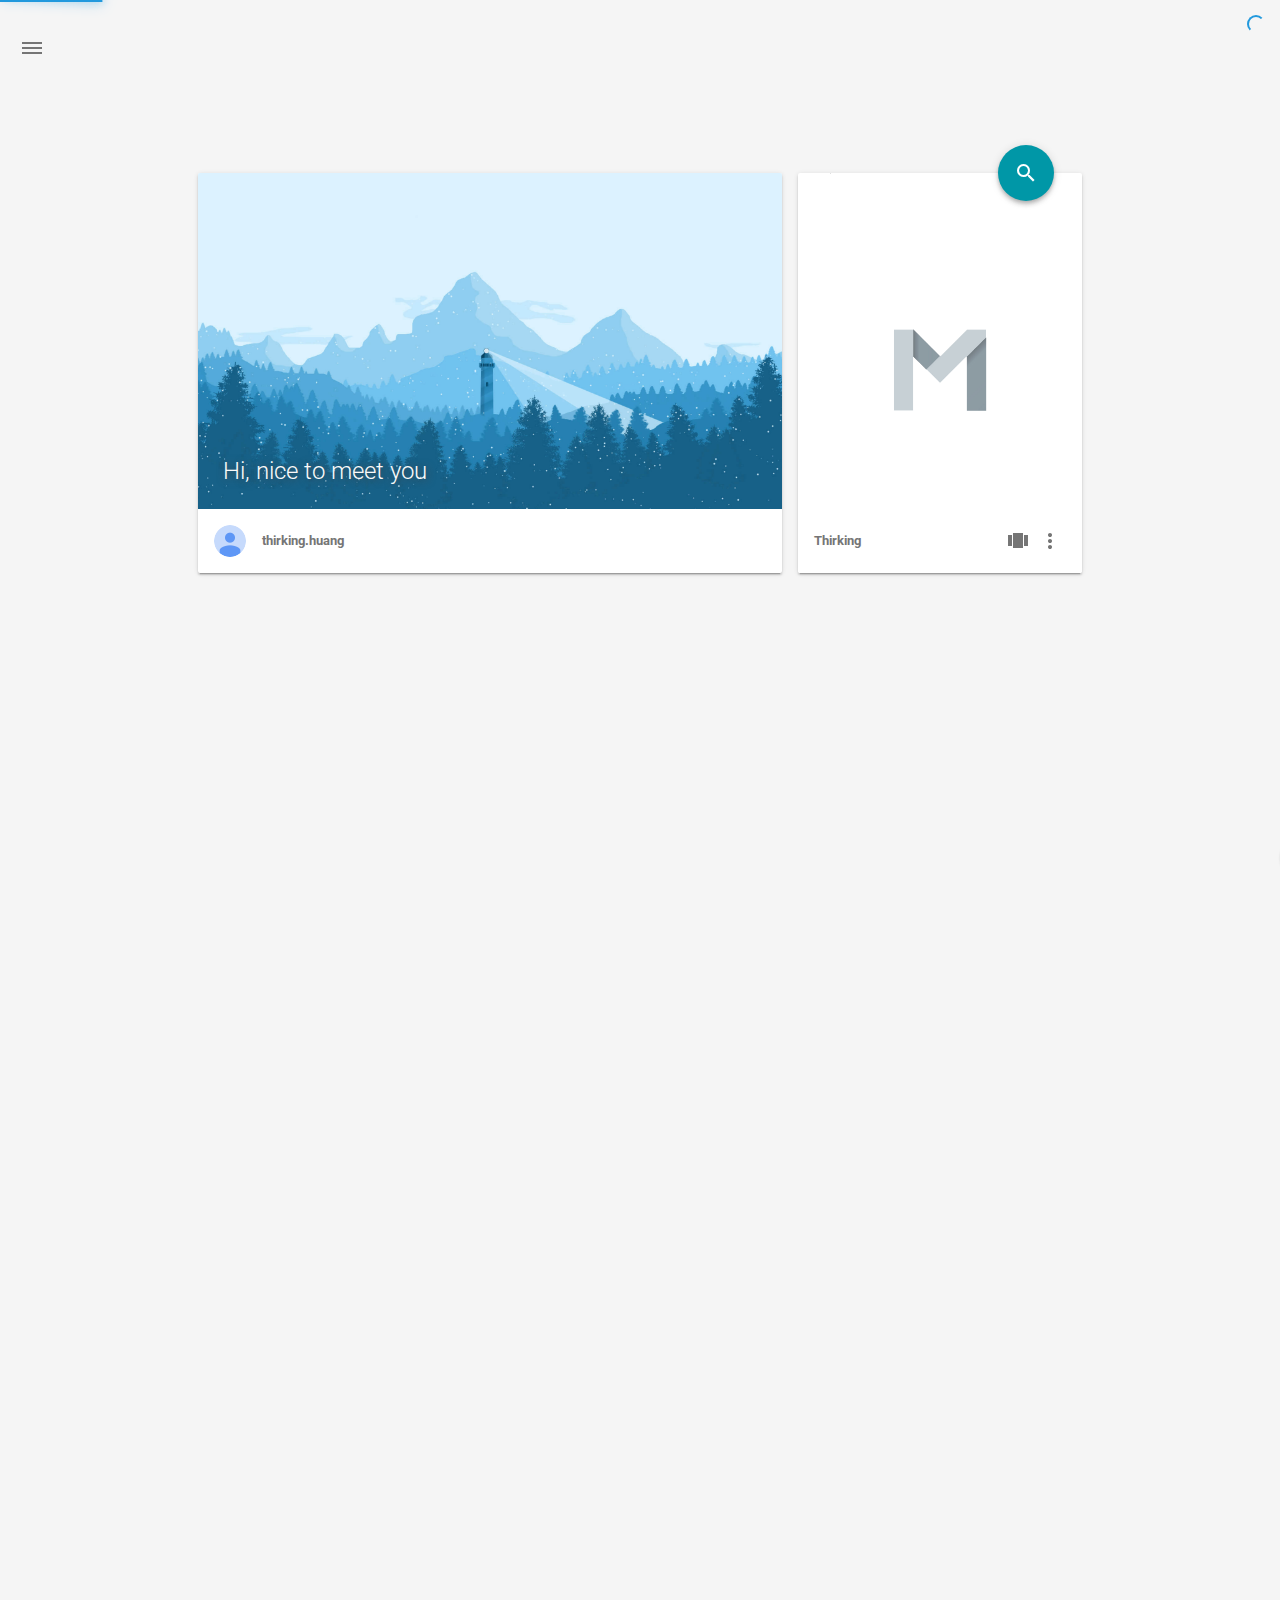
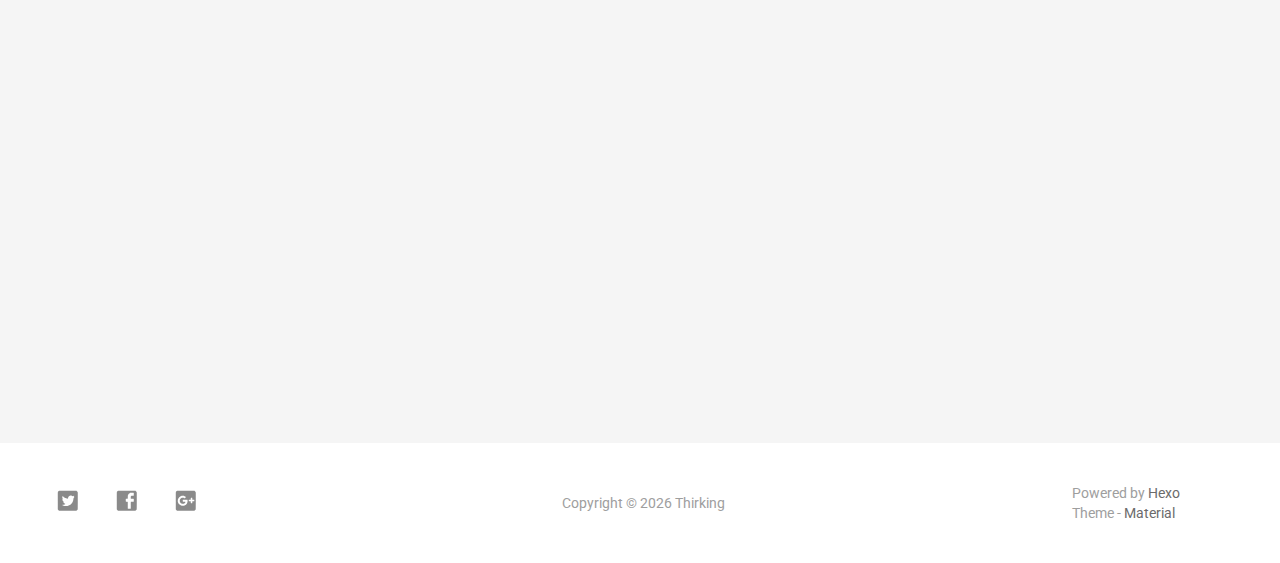
<file: index.html>
<!DOCTYPE html>
<html style="display: none;" lang="zh">
    <head>
    <meta charset="utf-8">
    <!--
        © Material Theme
        https://github.com/viosey/hexo-theme-material
        Version: 1.5.0 -->
    <script>
        window.materialVersion = "1.5.0"
        // Delete localstorage with these tags
        window.oldVersion = [
            'codestartv1',
            '1.3.4',
            '1.4.0',
            '1.4.0b1'
        ]
    </script>

    <!-- dns prefetch -->
    <meta http-equiv="x-dns-prefetch-control" content="on">














    <!-- Title -->
    
    <title>
        
        Thirking
    </title>

    <!-- Meta & Info -->
    <meta http-equiv="X-UA-Compatible" content="IE=Edge,chrome=1">
    <meta name="viewport" content="width=device-width, initial-scale=1, user-scalable=no">
    <meta name="format-detection" content="telephone=no"/>
    <meta name="theme-color" content="#0097A7">
    <meta name="author" content="thirking.huang">
    <meta name="description" itemprop="description" content="">
    <meta name="keywords" content="">

    <!-- Import lsloader -->
    <script>(function(){window.lsloader={jsRunSequence:[],jsnamemap:{},cssnamemap:{}};lsloader.removeLS=function(key){try{localStorage.removeItem(key)}catch(e){}};lsloader.setLS=function(key,val){try{localStorage.setItem(key,val)}catch(e){}};lsloader.getLS=function(key){var val="";try{val=localStorage.getItem(key)}catch(e){val=""}return val};versionString="/*"+(window.materialVersion||"unknownVersion")+"*/";lsloader.clean=function(){try{var keys=[];for(var i=0;i<localStorage.length;i++){keys.push(localStorage.key(i))}keys.forEach(function(key){var data=lsloader.getLS(key);if(window.oldVersion){var remove=window.oldVersion.reduce(function(p,c){return p||data.indexOf("/*"+c+"*/")!==-1},false);if(remove){lsloader.removeLS(key)}}})}catch(e){}};lsloader.clean();lsloader.load=function(jsname,jspath,cssonload,isJs){if(typeof cssonload==="boolean"){isJs=cssonload;cssonload=undefined}isJs=isJs||false;cssonload=cssonload||function(){};var code;code=this.getLS(jsname);if(code&&code.indexOf(versionString)===-1){this.removeLS(jsname);this.requestResource(jsname,jspath,cssonload,isJs);return}if(code){var versionNumber=code.split(versionString)[0];if(versionNumber!=jspath){console.log("reload:"+jspath);this.removeLS(jsname);this.requestResource(jsname,jspath,cssonload,isJs);return}code=code.split(versionString)[1];if(isJs){this.jsRunSequence.push({name:jsname,code:code});this.runjs(jspath,jsname,code)}else{document.getElementById(jsname).appendChild(document.createTextNode(code));cssonload()}}else{this.requestResource(jsname,jspath,cssonload,isJs)}};lsloader.requestResource=function(name,path,cssonload,isJs){var that=this;if(isJs){this.iojs(path,name,function(path,name,code){that.setLS(name,path+versionString+code);that.runjs(path,name,code)})}else{this.iocss(path,name,function(code){document.getElementById(name).appendChild(document.createTextNode(code));that.setLS(name,path+versionString+code)},cssonload)}};lsloader.iojs=function(path,jsname,callback){var that=this;that.jsRunSequence.push({name:jsname,code:""});try{var xhr=new XMLHttpRequest;xhr.open("get",path,true);xhr.onreadystatechange=function(){if(xhr.readyState==4){if(xhr.status>=200&&xhr.status<300||xhr.status==304){if(xhr.response!=""){callback(path,jsname,xhr.response);return}}that.jsfallback(path,jsname)}};xhr.send(null)}catch(e){that.jsfallback(path,jsname)}};lsloader.iocss=function(path,jsname,callback,cssonload){var that=this;try{var xhr=new XMLHttpRequest;xhr.open("get",path,true);xhr.onreadystatechange=function(){if(xhr.readyState==4){if(xhr.status>=200&&xhr.status<300||xhr.status==304){if(xhr.response!=""){callback(xhr.response);cssonload();return}}that.cssfallback(path,jsname,cssonload)}};xhr.send(null)}catch(e){that.cssfallback(path,jsname,cssonload)}};lsloader.iofonts=function(path,jsname,callback,cssonload){var that=this;try{var xhr=new XMLHttpRequest;xhr.open("get",path,true);xhr.onreadystatechange=function(){if(xhr.readyState==4){if(xhr.status>=200&&xhr.status<300||xhr.status==304){if(xhr.response!=""){callback(xhr.response);cssonload();return}}that.cssfallback(path,jsname,cssonload)}};xhr.send(null)}catch(e){that.cssfallback(path,jsname,cssonload)}};lsloader.runjs=function(path,name,code){if(!!name&&!!code){for(var k in this.jsRunSequence){if(this.jsRunSequence[k].name==name){this.jsRunSequence[k].code=code}}}if(!!this.jsRunSequence[0]&&!!this.jsRunSequence[0].code&&this.jsRunSequence[0].status!="failed"){var script=document.createElement("script");script.appendChild(document.createTextNode(this.jsRunSequence[0].code));script.type="text/javascript";document.getElementsByTagName("head")[0].appendChild(script);this.jsRunSequence.shift();if(this.jsRunSequence.length>0){this.runjs()}}else if(!!this.jsRunSequence[0]&&this.jsRunSequence[0].status=="failed"){var that=this;var script=document.createElement("script");script.src=this.jsRunSequence[0].path;script.type="text/javascript";this.jsRunSequence[0].status="loading";script.onload=function(){that.jsRunSequence.shift();if(that.jsRunSequence.length>0){that.runjs()}};document.body.appendChild(script)}};lsloader.tagLoad=function(path,name){this.jsRunSequence.push({name:name,code:"",path:path,status:"failed"});this.runjs()};lsloader.jsfallback=function(path,name){if(!!this.jsnamemap[name]){return}else{this.jsnamemap[name]=name}for(var k in this.jsRunSequence){if(this.jsRunSequence[k].name==name){this.jsRunSequence[k].code="";this.jsRunSequence[k].status="failed";this.jsRunSequence[k].path=path}}this.runjs()};lsloader.cssfallback=function(path,name,cssonload){if(!!this.cssnamemap[name]){return}else{this.cssnamemap[name]=1}var link=document.createElement("link");link.type="text/css";link.href=path;link.rel="stylesheet";link.onload=link.onerror=cssonload;var root=document.getElementsByTagName("script")[0];root.parentNode.insertBefore(link,root)};lsloader.runInlineScript=function(scriptId,codeId){var code=document.getElementById(codeId).innerText;this.jsRunSequence.push({name:scriptId,code:code});this.runjs()};lsloader.loadCombo=function(jslist){var updateList="";var requestingModules={};for(var k in jslist){var LS=this.getLS(jslist[k].name);if(!!LS){var version=LS.split(versionString)[0];var code=LS.split(versionString)[1]}else{var version=""}if(version==jslist[k].path){this.jsRunSequence.push({name:jslist[k].name,code:code,path:jslist[k].path})}else{this.jsRunSequence.push({name:jslist[k].name,code:null,path:jslist[k].path,status:"comboloading"});requestingModules[jslist[k].name]=true;updateList+=(updateList==""?"":";")+jslist[k].path}}var that=this;if(!!updateList){var xhr=new XMLHttpRequest;xhr.open("get",combo+updateList,true);xhr.onreadystatechange=function(){if(xhr.readyState==4){if(xhr.status>=200&&xhr.status<300||xhr.status==304){if(xhr.response!=""){that.runCombo(xhr.response,requestingModules);return}}else{for(var i in that.jsRunSequence){if(requestingModules[that.jsRunSequence[i].name]){that.jsRunSequence[i].status="failed"}}that.runjs()}}};xhr.send(null)}this.runjs()};lsloader.runCombo=function(comboCode,requestingModules){comboCode=comboCode.split("/*combojs*/");comboCode.shift();for(var k in this.jsRunSequence){if(!!requestingModules[this.jsRunSequence[k].name]&&!!comboCode[0]){this.jsRunSequence[k].status="comboJS";this.jsRunSequence[k].code=comboCode[0];this.setLS(this.jsRunSequence[k].name,this.jsRunSequence[k].path+versionString+comboCode[0]);comboCode.shift()}}this.runjs()}})();</script>

    <!-- Import queue -->
    <script>function Queue(){this.dataStore=[];this.offer=b;this.poll=d;this.execNext=a;this.debug=false;this.startDebug=c;function b(e){if(this.debug){console.log("Offered a Queued Function.")}if(typeof e==="function"){this.dataStore.push(e)}else{console.log("You must offer a function.")}}function d(){if(this.debug){console.log("Polled a Queued Function.")}return this.dataStore.shift()}function a(){var e=this.poll();if(e!==undefined){if(this.debug){console.log("Run a Queued Function.")}e()}}function c(){this.debug=true}}var queue=new Queue();</script>

    <!-- Favicons -->
    <link rel="icon shortcut" type="image/ico" href="/img/favicon.png">
    <link rel="icon" sizes="192x192" href="/img/favicon.png">
    <link rel="apple-touch-icon" href="/img/favicon.png">

    <!--iOS -->
    <meta name="apple-mobile-web-app-title" content="Title">
    <meta name="apple-mobile-web-app-capable" content="yes">
    <meta name="apple-mobile-web-app-status-bar-style" content="black">
    <meta name="HandheldFriendly" content="True">
    <meta name="MobileOptimized" content="480">

    <!-- Add to homescreen for Chrome on Android -->
    <meta name="mobile-web-app-capable" content="yes">

    <!-- Add to homescreen for Safari on iOS -->
    <meta name="apple-mobile-web-app-capable" content="yes">
    <meta name="apple-mobile-web-app-status-bar-style" content="black">
    <meta name="apple-mobile-web-app-title" content="Thirking">

    <!-- Site Verification -->
    
    <meta name="baidu-site-verification" content="gzPQCgCfOe" />

    <!-- RSS -->
    

    <!--[if lte IE 9]>
        <link rel="stylesheet" href="/css/ie-blocker.css">

        
            <script src="/js/ie-blocker.zhCN.js"></script>
        
    <![endif]-->

    <!-- Import CSS -->
    
        <style id="material_css"></style><script>if(typeof window.lsLoadCSSMaxNums === "undefined")window.lsLoadCSSMaxNums = 0;window.lsLoadCSSMaxNums++;lsloader.load("material_css","/css/material.min.css?Z7a72R1E4SxzBKR/WGctOA==",function(){if(typeof window.lsLoadCSSNums === "undefined")window.lsLoadCSSNums = 0;window.lsLoadCSSNums++;if(window.lsLoadCSSNums == window.lsLoadCSSMaxNums)document.documentElement.style.display="";}, false)</script>
        <style id="style_css"></style><script>if(typeof window.lsLoadCSSMaxNums === "undefined")window.lsLoadCSSMaxNums = 0;window.lsLoadCSSMaxNums++;lsloader.load("style_css","/css/style.min.css?MKetZV3cUTfDxvMffaOezg==",function(){if(typeof window.lsLoadCSSNums === "undefined")window.lsLoadCSSNums = 0;window.lsLoadCSSNums++;if(window.lsLoadCSSNums == window.lsLoadCSSMaxNums)document.documentElement.style.display="";}, false)</script>

        

    

    

    <!-- Config CSS -->

<!-- Other Styles -->
<style>
  body, html {
    font-family: Roboto, "Helvetica Neue", Helvetica, "PingFang SC", "Hiragino Sans GB", "Microsoft YaHei", "微软雅黑", Arial, sans-serif;
    overflow-x: hidden !important;
  }
  
  code {
    font-family: Consolas, Monaco, 'Andale Mono', 'Ubuntu Mono', monospace;
  }

  a {
    color: #00838F;
  }

  .mdl-card__media,
  #search-label,
  #search-form-label:after,
  #scheme-Paradox .hot_tags-count,
  #scheme-Paradox .sidebar_archives-count,
  #scheme-Paradox .sidebar-colored .sidebar-header,
  #scheme-Paradox .sidebar-colored .sidebar-badge{
    background-color: #0097A7 !important;
  }

  /* Sidebar User Drop Down Menu Text Color */
  #scheme-Paradox .sidebar-colored .sidebar-nav>.dropdown>.dropdown-menu>li>a:hover,
  #scheme-Paradox .sidebar-colored .sidebar-nav>.dropdown>.dropdown-menu>li>a:focus {
    color: #0097A7 !important;
  }

  #post_entry-right-info,
  .sidebar-colored .sidebar-nav li:hover > a,
  .sidebar-colored .sidebar-nav li:hover > a i,
  .sidebar-colored .sidebar-nav li > a:hover,
  .sidebar-colored .sidebar-nav li > a:hover i,
  .sidebar-colored .sidebar-nav li > a:focus i,
  .sidebar-colored .sidebar-nav > .open > a,
  .sidebar-colored .sidebar-nav > .open > a:hover,
  .sidebar-colored .sidebar-nav > .open > a:focus,
  #ds-reset #ds-ctx .ds-ctx-entry .ds-ctx-head a {
    color: #0097A7 !important;
  }

  .toTop {
    background: #757575 !important;
  }

  .material-layout .material-post>.material-nav,
  .material-layout .material-index>.material-nav,
  .material-nav a {
    color: #757575;
  }

  #scheme-Paradox .MD-burger-layer {
    background-color: #757575;
  }

  #scheme-Paradox #post-toc-trigger-btn {
    color: #757575;
  }

  .post-toc a:hover {
    color: #00838F;
    text-decoration: underline;
  }

</style>


<!-- Theme Background Related-->

    <style>
      body{
        background-color: #F5F5F5;
      }

      /* blog_info bottom background */
      #scheme-Paradox .material-layout .something-else .mdl-card__supporting-text{
        background-color: #fff;
      }
    </style>




<!-- Fade Effect -->

    <style>
      .fade {
        transition: all 800ms linear;
        -webkit-transform: translate3d(0,0,0);
        -moz-transform: translate3d(0,0,0);
        -ms-transform: translate3d(0,0,0);
        -o-transform: translate3d(0,0,0);
        transform: translate3d(0,0,0);
        opacity: 1;
      }

      .fade.out{
        opacity: 0;
      }
    </style>


<!-- Import Font -->
<!-- Import Roboto -->

    <link href="https://fonts.googleapis.com/css?family=Roboto:300,400,500" rel="stylesheet">


<!-- Import Material Icon -->

    <link href="https://fonts.googleapis.com/icon?family=Material+Icons" rel="stylesheet">




    <!-- Import jQuery -->
    
        <script>lsloader.load("jq_js","/js/jquery.min.js?qcusAULNeBksqffqUM2+Ig==", true)</script>
    

    <!-- The Open Graph protocol -->
    <meta property="og:url" content="http://yoursite.com">
    <meta property="og:type" content="blog">
    <meta property="og:title" content="Thirking">
    <meta property="og:image" content="http://yoursite.com/img/favicon.png" />
    <meta property="og:description" content="">
    

    

    <!-- The Twitter Card protocol -->
    <meta name="twitter:title" content="Thirking">
    <meta name="twitter:description" content="">
    <meta name="twitter:image" content="http://yoursite.com/img/favicon.png">
    <meta name="twitter:card" content="summary_large_image" />
    <meta name="twitter:url" content="http://yoursite.com" />

    <!-- Add canonical link for SEO -->
    
        <link rel="canonical" href="http://yoursite.com" />
    

    <!-- Structured-data for SEO -->
    
        
<script type="application/ld+json">
{
    "@context": "http://schema.org",
    "@type": "Website",
    "publisher": {
        "@type": "Organization",
        "name": "Thirking",
        "logo": "/img/favicon.png"
    },
    "url": "http://yoursite.com",
    "image": {
        "@type": "ImageObject",
        "url": "/img/favicon.png"
    },
    "mainEntityOfPage": {
        "@type": "WebPage",
        "@id": "http://yoursite.com"
    },
    "description": ""
}
</script>




    

    <!-- Analytics -->
    
    
    

    <!-- Custom Head -->
    

</head>


    
        <body id="scheme-Paradox" class="lazy">
            <div class="material-layout  mdl-js-layout has-drawer is-upgraded">
                

                <!-- Main Container -->
                <main class="material-layout__content" id="main">

                    <!-- Top Anchor -->
                    <div id="top"></div>

                    
                        <!-- Hamburger Button -->
                        <button class="MD-burger-icon sidebar-toggle">
                            <span class="MD-burger-layer"></span>
                        </button>
                    

                    <!-- Index Module -->
<div class="material-index mdl-grid">
    
        <!-- Paradox Header -->
        <!-- Daily pic -->
<div class="mdl-card mdl-shadow--2dp daily-pic mdl-cell mdl-cell--8-col index-top-block">

    <!-- Pic & Slogan -->
    <div class="mdl-card__media mdl-color-text--grey-50" style="background-image:url(/img/daily_pic.png)">
        <p class="index-top-block-slogan"><a href="#">
        
            
                Hi, nice to meet you
            
        
        </a></p>
    </div>

    <!-- Avatar & Name -->
    <div class="mdl-card__supporting-text meta mdl-color-text--grey-600">
        <!-- Author Avatar -->
        <div id="author-avatar">
            <img src="/img/avatar.png" width="32px" height="32px" alt="avatar">
        </div>
        <div>
            <strong>thirking.huang</strong>
        </div>
    </div>
</div>

        <!-- Blog info -->
<div class="mdl-card mdl-shadow--2dp something-else mdl-cell mdl-cell--8-col mdl-cell--4-col-desktop index-top-block">

    <!-- Search -->
    
    <!-- Google -->
    <div class="mdl-textfield mdl-js-textfield mdl-textfield--expandable" method="post" action="">
        <label id="search-label" class="mdl-button mdl-js-ripple-effect mdl-js-button mdl-button--fab mdl-color--accent mdl-shadow--4dp" for="search">
            <i class="material-icons mdl-color-text--white" role="presentation">search</i>
        </label>

        <form autocomplete="off" id="search-form" method="get" action="//google.com/search" accept-charset="UTF-8" class="mdl-textfield__expandable-holder" target="_blank">
            <input class="mdl-textfield__input search-input" type="search" name="q" id="search" placeholder="">
            <label id="search-form-label" class="mdl-textfield__label" for="search"></label>

            <input type="hidden" name="sitesearch" value="http://yoursite.com">
        </form>
    </div>







    <!-- LOGO -->
    <div class="something-else-logo mdl-color--white mdl-color-text--grey-600">
        <a href="#" target="_blank">
            <img src="/img/logo.png" alt="logo" />
        </a>
    </div>

    <!-- Infomation -->
    <div class="mdl-card__supporting-text meta meta--fill mdl-color-text--grey-600">
        <!-- Blog Title -->
        <div>
            <strong>Thirking</strong>
        </div>
        <div class="section-spacer"></div>

        <!-- Pages -->
        <button id="show-pages-button" class="mdl-button mdl-js-button mdl-js-ripple-effect mdl-button--icon">
            <i class="material-icons" role="presentation">view_carousel</i>
            <span class="visuallyhidden">Pages</span>
        </button>
        <ul class="mdl-menu mdl-js-menu mdl-menu--bottom-right" for="show-pages-button">
            
                <a class="index_share-link" href="/gallery" title="相册">
                    <li class="mdl-menu__item mdl-js-ripple-effect">
                        相册
                    </li>
                </a>
            
                <a class="index_share-link" href="/about" title="关于">
                    <li class="mdl-menu__item mdl-js-ripple-effect">
                        关于
                    </li>
                </a>
            
        </ul>

        <!-- Menu -->
        <button id="menubtn" class="mdl-button mdl-js-button mdl-js-ripple-effect mdl-button--icon">
            <i class="material-icons" role="presentation">more_vert</i>
            <span class="visuallyhidden">show menu</span>
        </button>
        <ul class="mdl-menu mdl-js-menu mdl-menu--bottom-right" for="menubtn">
            

            

            
                <a class="index_share-link" href="http://service.weibo.com/share/share.php?appkey=&title=Thirking&url=http://yoursite.com&pic=http://yoursite.com/img/favicon.png&searchPic=false&style=simple" target="_blank">
                    <li class="mdl-menu__item mdl-js-ripple-effect">
                        分享到微博
                    </li>
                </a>
            

            

            

            

            

            
                <a class="post_share-link" href="http://connect.qq.com/widget/shareqq/index.html?site=Thirking&title=Thirking&summary=&pics=http://yoursite.com/img/favicon.png&url=http://yoursite.com" target="_blank">
                    <li class="mdl-menu__item">
                        分享到 QQ
                    </li>
                </a>
            

            
        </ul>
    </div>
</div>

    
    <div class="locate-thumbnail-symbol"></div>

    <!-- Pin on top -->
    

    <!-- Normal Post -->
    
        
            
                <!-- Paradox Thumbnail -->
                <div class="post_entry-module mdl-card mdl-shadow--2dp mdl-cell mdl-cell--12-col fade out">
    <!-- Post Thumbnail -->
    
        
            <!-- Random Thumbnail -->
            <div class="post_thumbnail-random mdl-card__media mdl-color-text--grey-50">
        
    

        <!-- Post Title -->
        <p class="article-headline-p"><a href="/2017/09/09/ElectronVue/">Electron-Vue学习笔记（一）</a></p>
    </div>

    <!-- Post Excerpt -->
    <div class="mdl-color-text--grey-600 mdl-card__supporting-text post_entry-content">
        
            自从毕业后好久没专门拿什么时间去学一样东西了，都是在工作中慢慢去了解，比如：现在在用的.net、WPF、node.js、electron一类的东西。...
        
        &nbsp;&nbsp;&nbsp;
        <span>
            <a href="/2017/09/09/ElectronVue/" target="_self">阅读全文</a>
        </span>
    </div>
    <!-- Post_entry Info-->
    <div id="post_entry-info">
        <div id="post_entry-left-info" class="mdl-card__supporting-text meta mdl-color-text--grey-600 ">
            <!-- Author Avatar -->
            <div id="author-avatar">
                <img src="/img/avatar.png" width="44px" height="44px" alt="thirking.huang's avatar">
            </div>
            <div>
                <strong>thirking.huang</strong>
                <span>9月 09, 2017</span>
            </div>
        </div>
        <div id="post_entry-right-info">
          

            

            

            <!-- Post Views -->
            <span class="post_entry-views">
            </span>
        </div>
    </div>
</div>

            
            
        
    
        
            
                <!-- Paradox Thumbnail -->
                <div class="post_entry-module mdl-card mdl-shadow--2dp mdl-cell mdl-cell--12-col fade out">
    <!-- Post Thumbnail -->
    
        
            <!-- Random Thumbnail -->
            <div class="post_thumbnail-random mdl-card__media mdl-color-text--grey-50">
        
    

        <!-- Post Title -->
        <p class="article-headline-p"><a href="/2017/09/09/HelloEveryone/">HelloEveryone</a></p>
    </div>

    <!-- Post Excerpt -->
    <div class="mdl-color-text--grey-600 mdl-card__supporting-text post_entry-content">
        
            今天试一下在github上写博客，感觉很不错

        
        &nbsp;&nbsp;&nbsp;
        <span>
            <a href="/2017/09/09/HelloEveryone/" target="_self">阅读全文</a>
        </span>
    </div>
    <!-- Post_entry Info-->
    <div id="post_entry-info">
        <div id="post_entry-left-info" class="mdl-card__supporting-text meta mdl-color-text--grey-600 ">
            <!-- Author Avatar -->
            <div id="author-avatar">
                <img src="/img/avatar.png" width="44px" height="44px" alt="thirking.huang's avatar">
            </div>
            <div>
                <strong>thirking.huang</strong>
                <span>9月 09, 2017</span>
            </div>
        </div>
        <div id="post_entry-right-info">
          

            

            

            <!-- Post Views -->
            <span class="post_entry-views">
            </span>
        </div>
    </div>
</div>

            
            
        
    
        
            
                <!-- Paradox Thumbnail -->
                <div class="post_entry-module mdl-card mdl-shadow--2dp mdl-cell mdl-cell--12-col fade out">
    <!-- Post Thumbnail -->
    
        
            <!-- Random Thumbnail -->
            <div class="post_thumbnail-random mdl-card__media mdl-color-text--grey-50">
        
    

        <!-- Post Title -->
        <p class="article-headline-p"><a href="/2017/09/08/hello-world/">Hello World</a></p>
    </div>

    <!-- Post Excerpt -->
    <div class="mdl-color-text--grey-600 mdl-card__supporting-text post_entry-content">
        
            Welcome to Hexo
        
        &nbsp;&nbsp;&nbsp;
        <span>
            <a href="/2017/09/08/hello-world/" target="_self">阅读全文</a>
        </span>
    </div>
    <!-- Post_entry Info-->
    <div id="post_entry-info">
        <div id="post_entry-left-info" class="mdl-card__supporting-text meta mdl-color-text--grey-600 ">
            <!-- Author Avatar -->
            <div id="author-avatar">
                <img src="/img/avatar.png" width="44px" height="44px" alt="thirking.huang's avatar">
            </div>
            <div>
                <strong>thirking.huang</strong>
                <span>9月 08, 2017</span>
            </div>
        </div>
        <div id="post_entry-right-info">
          

            

            

            <!-- Post Views -->
            <span class="post_entry-views">
            </span>
        </div>
    </div>
</div>

            
            
        
    

    

    
        <script type="text/ls-javascript" id="thumbnail-script">
    var randomNum;

    var locatePost = $('.locate-thumbnail-symbol').next();
    for(var i = 0; i < 10; i++) {
        randomNum = Math.floor(Math.random() * 19 + 1);

        locatePost.children('.post_thumbnail-random').attr('id', 'random_thumbnail-'+randomNum);
        locatePost.children('.post_thumbnail-random').attr('data-original', '/img/random/material-' + randomNum + '.png');
    $('.post_thumbnail-random').addClass('lazy');

        locatePost = locatePost.next();
    }
</script>

    
</div>


                    
                        <!-- Overlay For Active Sidebar -->
<div class="sidebar-overlay"></div>

<!-- Material sidebar -->
<aside id="sidebar" class="sidebar sidebar-colored sidebar-fixed-left" role="navigation">
    <div id="sidebar-main">
        <!-- Sidebar Header -->
        <div class="sidebar-header header-cover" style="background-image: url(/img/sidebar_header.png);">
    <!-- Top bar -->
    <div class="top-bar"></div>

    <!-- Sidebar toggle button -->
    <button type="button" class="sidebar-toggle mdl-button mdl-js-button mdl-js-ripple-effect mdl-button--icon" style="display: initial;" data-upgraded=",MaterialButton,MaterialRipple">
        <i class="material-icons">clear_all</i>
        <span class="mdl-button__ripple-container">
            <span class="mdl-ripple">
            </span>
        </span>
    </button>

    <!-- Sidebar Avatar -->
    <div class="sidebar-image">
        <img src="/img/avatar.png" alt="thirking.huang's avatar">
    </div>

    <!-- Sidebar Email -->
    <a data-toggle="dropdown" class="sidebar-brand" href="#settings-dropdown">
        979339510@qq.com
        <b class="caret"></b>
    </a>
</div>


        <!-- Sidebar Navigation  -->
        <ul class="nav sidebar-nav">
    <!-- User dropdown  -->
    <li class="dropdown">
        <ul id="settings-dropdown" class="dropdown-menu">
            
                <li>
                    <a href="#" target="_blank" title="Email Me">
                        
                            <i class="material-icons sidebar-material-icons sidebar-indent-left1pc-element">email</i>
                        
                        Email Me
                    </a>
                </li>
            
        </ul>
    </li>

    <!-- Homepage -->
    
        <li id="sidebar-first-li">
            <a href="/">
                
                    <i class="material-icons sidebar-material-icons">home</i>
                
                主页
            </a>
        </li>
        
    

    <!-- Archives  -->
    
        <li class="dropdown">
            <a href="#" class="ripple-effect dropdown-toggle" data-toggle="dropdown">
                
                    <i class="material-icons sidebar-material-icons">inbox</i>
                
                    归档
                <b class="caret"></b>
            </a>
            <ul class="dropdown-menu">
            <li>
                <a class="sidebar_archives-link" href="/archives/2017/09/">九月 2017<span class="sidebar_archives-count">3</span></a>
            </ul>
        </li>
        
    

    <!-- Categories  -->
    

    <!-- Pages  -->
    
        <li>
            <a href="/gallery" title="相册">
                
                    <i class="material-icons sidebar-material-icons">collections</i>
                
                相册
            </a>
        </li>
        
    
        <li>
            <a href="/about" title="关于">
                
                    <i class="material-icons sidebar-material-icons">person</i>
                
                关于
            </a>
        </li>
        
    

    <!-- Article Number  -->
    
</ul>


        <!-- Sidebar Footer -->
        <!--
I'm glad you use this theme, the development is no so easy, I hope you can keep the copyright, I will thank you so much.
If you still want to delete the copyrights, could you still retain the first one? Which namely "Theme Material"
It will not impact the appearance and can give developers a lot of support :)

很高兴您使用并喜欢该主题，开发不易 十分谢谢与希望您可以保留一下版权声明。
如果您仍然想删除的话 能否只保留第一项呢？即 "Theme Material"
它不会影响美观并可以给开发者很大的支持和动力。 :)
-->

<!-- Sidebar Divider -->

    <div class="sidebar-divider"></div>


<!-- Theme Material -->

    <a href="https://github.com/viosey/hexo-theme-material"  class="sidebar-footer-text-a" target="_blank">
        <div class="sidebar-text mdl-button mdl-js-button mdl-js-ripple-effect sidebar-footer-text-div" data-upgraded=",MaterialButton,MaterialRipple">
            主题 - Material
            <span class="sidebar-badge badge-circle">i</span>
        </div>
    </a>


<!-- Help & Support -->
<!--

-->

<!-- Feedback -->
<!--

-->

<!-- About Theme -->
<!--

-->

    </div>

    <!-- Sidebar Image -->
    

</aside>

                    

                    
                        <!-- Footer Top Button -->
                        <div id="back-to-top" class="toTop-wrap">
    <a href="#top" class="toTop">
        <i class="material-icons footer_top-i">expand_less</i>
    </a>
</div>

                    

                    <!--Footer-->
<footer class="mdl-mini-footer" id="bottom">
    
        <!-- Paradox Footer Left Section -->
        <div class="mdl-mini-footer--left-section sns-list">
    <!-- Twitter -->
    
        <a href="https://twitter.com/twitter" target="_blank">
            <button class="mdl-mini-footer--social-btn social-btn footer-sns-twitter">
                <span class="visuallyhidden">Twitter</span>
            </button><!--
     --></a>
    

    <!-- Facebook -->
    
        <a href="https://www.facebook.com/facebook" target="_blank">
            <button class="mdl-mini-footer--social-btn social-btn footer-sns-facebook">
                <span class="visuallyhidden">Facebook</span>
            </button><!--
     --></a>
    

    <!-- Google + -->
    
        <a href="https://www.google.com/" target="_blank">
            <button class="mdl-mini-footer--social-btn social-btn footer-sns-gplus">
                <span class="visuallyhidden">Google Plus</span>
            </button><!--
     --></a>
    

    <!-- Weibo -->
    

    <!-- Instagram -->
    

    <!-- Tumblr -->
    

    <!-- Github -->
    

    <!-- LinkedIn -->
    

    <!-- Zhihu -->
    

    <!-- Bilibili -->
    

    <!-- Telegram -->
    
    
    <!-- V2EX -->
    
</div>


        <!--Copyright-->
        <div id="copyright">
            Copyright&nbsp;©<script type="text/javascript">var fd = new Date();document.write("&nbsp;" + fd.getFullYear() + "&nbsp;");</script>Thirking
            
        </div>

        <!-- Paradox Footer Right Section -->

        <!--
        I am glad you use this theme, the development is no so easy, I hope you can keep the copyright.
        It will not impact the appearance and can give developers a lot of support :)

        很高兴您使用该主题，开发不易，希望您可以保留一下版权声明。
        它不会影响美观并可以给开发者很大的支持。 :)
        -->

        <div class="mdl-mini-footer--right-section">
            <div>
                <div class="footer-develop-div">Powered by <a href="https://hexo.io" target="_blank" class="footer-develop-a">Hexo</a></div>
                <div class="footer-develop-div">Theme - <a href="https://github.com/viosey/hexo-theme-material" target="_blank" class="footer-develop-a">Material</a></div>
            </div>
        </div>
    
</footer>


                    <!-- Import JS File -->

    <script>lsloader.load("lazyload_js","/js/lazyload.min.js?1BcfzuNXqV+ntF6gq+5X3Q==", true)</script>



    <script>lsloader.load("js_js","/js/js.min.js?V/53wGualMuiPM3xoetD5Q==", true)</script>



    <script>lsloader.load("np_js","/js/nprogress.js?pl3Qhb9lvqR1FlyLUna1Yw==", true)</script>


<script type="text/ls-javascript" id="NProgress-script">
    NProgress.configure({
        showSpinner: true
    });
    NProgress.start();
    $('#nprogress .bar').css({
        'background': '#29d'
    });
    $('#nprogress .peg').css({
        'box-shadow': '0 0 10px #29d, 0 0 15px #29d'
    });
    $('#nprogress .spinner-icon').css({
        'border-top-color': '#29d',
        'border-left-color': '#29d'
    });
    setTimeout(function() {
        NProgress.done();
        $('.fade').removeClass('out');
    }, 800);
</script>












    <!-- Swiftye -->
    

    <!-- Local Search-->
    


<!-- UC Browser Compatible -->
<script>
	var agent = navigator.userAgent.toLowerCase();
	if(agent.indexOf('ucbrowser')>0) {
		document.write('<link rel="stylesheet" href="/css/uc.css">');
	   alert('由于 UC 浏览器使用极旧的内核，而本网站使用了一些新的特性。\n为了您能更好的浏览，推荐使用 Chrome 或 Firefox 浏览器。');
	}
</script>

<!-- Import prettify js  -->



<!-- Window Load -->
<!-- add class for prettify -->
<script type="text/ls-javascript" id="window-load">
    $(window).on('load', function() {
        // Post_Toc parent position fixed
        $('.post-toc-wrap').parent('.mdl-menu__container').css('position', 'fixed');
    });

    
    
</script>

<!-- MathJax Load-->


<!-- Bing Background -->


<script type="text/ls-javascript" id="lazy-load">
    // Offer LazyLoad
    queue.offer(function(){
        $('.lazy').lazyload({
            effect : 'show'
        });
    });

    // Start Queue
    $(document).ready(function(){
        setInterval(function(){
            queue.execNext();
        },200);
    });
</script>

<!-- Custom Footer -->



<script>
    (function(){
        var scriptList = document.querySelectorAll('script[type="text/ls-javascript"]')

        for (var i = 0; i < scriptList.length; ++i) {
            var item = scriptList[i];
            lsloader.runInlineScript(item.id,item.id);
        }
    })()
console.log('\n %c © Material Theme | Version: 1.5.0 | https://github.com/viosey/hexo-theme-material %c \n', 'color:#455a64;background:#e0e0e0;padding:5px 0;border-top-left-radius:5px;border-bottom-left-radius:5px;', 'color:#455a64;background:#e0e0e0;padding:5px 0;border-top-right-radius:5px;border-bottom-right-radius:5px;');
</script>

                </main>
            </div>
        </body>
    
</html>
</file>
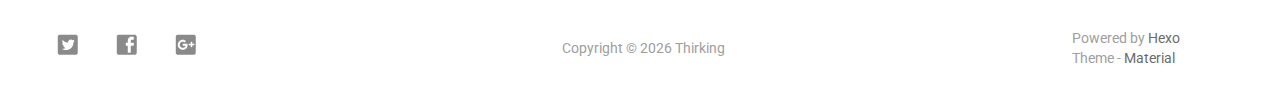
<file: archives/index.html>
<!DOCTYPE html>
<html style="display: none;" lang="zh">
    <head>
    <meta charset="utf-8">
    <!--
        © Material Theme
        https://github.com/viosey/hexo-theme-material
        Version: 1.5.0 -->
    <script>
        window.materialVersion = "1.5.0"
        // Delete localstorage with these tags
        window.oldVersion = [
            'codestartv1',
            '1.3.4',
            '1.4.0',
            '1.4.0b1'
        ]
    </script>

    <!-- dns prefetch -->
    <meta http-equiv="x-dns-prefetch-control" content="on">














    <!-- Title -->
    
    <title>
        
            归档 | 
        
        Thirking
    </title>

    <!-- Meta & Info -->
    <meta http-equiv="X-UA-Compatible" content="IE=Edge,chrome=1">
    <meta name="viewport" content="width=device-width, initial-scale=1, user-scalable=no">
    <meta name="format-detection" content="telephone=no"/>
    <meta name="theme-color" content="#0097A7">
    <meta name="author" content="thirking.huang">
    <meta name="description" itemprop="description" content="">
    <meta name="keywords" content="">

    <!-- Import lsloader -->
    <script>(function(){window.lsloader={jsRunSequence:[],jsnamemap:{},cssnamemap:{}};lsloader.removeLS=function(key){try{localStorage.removeItem(key)}catch(e){}};lsloader.setLS=function(key,val){try{localStorage.setItem(key,val)}catch(e){}};lsloader.getLS=function(key){var val="";try{val=localStorage.getItem(key)}catch(e){val=""}return val};versionString="/*"+(window.materialVersion||"unknownVersion")+"*/";lsloader.clean=function(){try{var keys=[];for(var i=0;i<localStorage.length;i++){keys.push(localStorage.key(i))}keys.forEach(function(key){var data=lsloader.getLS(key);if(window.oldVersion){var remove=window.oldVersion.reduce(function(p,c){return p||data.indexOf("/*"+c+"*/")!==-1},false);if(remove){lsloader.removeLS(key)}}})}catch(e){}};lsloader.clean();lsloader.load=function(jsname,jspath,cssonload,isJs){if(typeof cssonload==="boolean"){isJs=cssonload;cssonload=undefined}isJs=isJs||false;cssonload=cssonload||function(){};var code;code=this.getLS(jsname);if(code&&code.indexOf(versionString)===-1){this.removeLS(jsname);this.requestResource(jsname,jspath,cssonload,isJs);return}if(code){var versionNumber=code.split(versionString)[0];if(versionNumber!=jspath){console.log("reload:"+jspath);this.removeLS(jsname);this.requestResource(jsname,jspath,cssonload,isJs);return}code=code.split(versionString)[1];if(isJs){this.jsRunSequence.push({name:jsname,code:code});this.runjs(jspath,jsname,code)}else{document.getElementById(jsname).appendChild(document.createTextNode(code));cssonload()}}else{this.requestResource(jsname,jspath,cssonload,isJs)}};lsloader.requestResource=function(name,path,cssonload,isJs){var that=this;if(isJs){this.iojs(path,name,function(path,name,code){that.setLS(name,path+versionString+code);that.runjs(path,name,code)})}else{this.iocss(path,name,function(code){document.getElementById(name).appendChild(document.createTextNode(code));that.setLS(name,path+versionString+code)},cssonload)}};lsloader.iojs=function(path,jsname,callback){var that=this;that.jsRunSequence.push({name:jsname,code:""});try{var xhr=new XMLHttpRequest;xhr.open("get",path,true);xhr.onreadystatechange=function(){if(xhr.readyState==4){if(xhr.status>=200&&xhr.status<300||xhr.status==304){if(xhr.response!=""){callback(path,jsname,xhr.response);return}}that.jsfallback(path,jsname)}};xhr.send(null)}catch(e){that.jsfallback(path,jsname)}};lsloader.iocss=function(path,jsname,callback,cssonload){var that=this;try{var xhr=new XMLHttpRequest;xhr.open("get",path,true);xhr.onreadystatechange=function(){if(xhr.readyState==4){if(xhr.status>=200&&xhr.status<300||xhr.status==304){if(xhr.response!=""){callback(xhr.response);cssonload();return}}that.cssfallback(path,jsname,cssonload)}};xhr.send(null)}catch(e){that.cssfallback(path,jsname,cssonload)}};lsloader.iofonts=function(path,jsname,callback,cssonload){var that=this;try{var xhr=new XMLHttpRequest;xhr.open("get",path,true);xhr.onreadystatechange=function(){if(xhr.readyState==4){if(xhr.status>=200&&xhr.status<300||xhr.status==304){if(xhr.response!=""){callback(xhr.response);cssonload();return}}that.cssfallback(path,jsname,cssonload)}};xhr.send(null)}catch(e){that.cssfallback(path,jsname,cssonload)}};lsloader.runjs=function(path,name,code){if(!!name&&!!code){for(var k in this.jsRunSequence){if(this.jsRunSequence[k].name==name){this.jsRunSequence[k].code=code}}}if(!!this.jsRunSequence[0]&&!!this.jsRunSequence[0].code&&this.jsRunSequence[0].status!="failed"){var script=document.createElement("script");script.appendChild(document.createTextNode(this.jsRunSequence[0].code));script.type="text/javascript";document.getElementsByTagName("head")[0].appendChild(script);this.jsRunSequence.shift();if(this.jsRunSequence.length>0){this.runjs()}}else if(!!this.jsRunSequence[0]&&this.jsRunSequence[0].status=="failed"){var that=this;var script=document.createElement("script");script.src=this.jsRunSequence[0].path;script.type="text/javascript";this.jsRunSequence[0].status="loading";script.onload=function(){that.jsRunSequence.shift();if(that.jsRunSequence.length>0){that.runjs()}};document.body.appendChild(script)}};lsloader.tagLoad=function(path,name){this.jsRunSequence.push({name:name,code:"",path:path,status:"failed"});this.runjs()};lsloader.jsfallback=function(path,name){if(!!this.jsnamemap[name]){return}else{this.jsnamemap[name]=name}for(var k in this.jsRunSequence){if(this.jsRunSequence[k].name==name){this.jsRunSequence[k].code="";this.jsRunSequence[k].status="failed";this.jsRunSequence[k].path=path}}this.runjs()};lsloader.cssfallback=function(path,name,cssonload){if(!!this.cssnamemap[name]){return}else{this.cssnamemap[name]=1}var link=document.createElement("link");link.type="text/css";link.href=path;link.rel="stylesheet";link.onload=link.onerror=cssonload;var root=document.getElementsByTagName("script")[0];root.parentNode.insertBefore(link,root)};lsloader.runInlineScript=function(scriptId,codeId){var code=document.getElementById(codeId).innerText;this.jsRunSequence.push({name:scriptId,code:code});this.runjs()};lsloader.loadCombo=function(jslist){var updateList="";var requestingModules={};for(var k in jslist){var LS=this.getLS(jslist[k].name);if(!!LS){var version=LS.split(versionString)[0];var code=LS.split(versionString)[1]}else{var version=""}if(version==jslist[k].path){this.jsRunSequence.push({name:jslist[k].name,code:code,path:jslist[k].path})}else{this.jsRunSequence.push({name:jslist[k].name,code:null,path:jslist[k].path,status:"comboloading"});requestingModules[jslist[k].name]=true;updateList+=(updateList==""?"":";")+jslist[k].path}}var that=this;if(!!updateList){var xhr=new XMLHttpRequest;xhr.open("get",combo+updateList,true);xhr.onreadystatechange=function(){if(xhr.readyState==4){if(xhr.status>=200&&xhr.status<300||xhr.status==304){if(xhr.response!=""){that.runCombo(xhr.response,requestingModules);return}}else{for(var i in that.jsRunSequence){if(requestingModules[that.jsRunSequence[i].name]){that.jsRunSequence[i].status="failed"}}that.runjs()}}};xhr.send(null)}this.runjs()};lsloader.runCombo=function(comboCode,requestingModules){comboCode=comboCode.split("/*combojs*/");comboCode.shift();for(var k in this.jsRunSequence){if(!!requestingModules[this.jsRunSequence[k].name]&&!!comboCode[0]){this.jsRunSequence[k].status="comboJS";this.jsRunSequence[k].code=comboCode[0];this.setLS(this.jsRunSequence[k].name,this.jsRunSequence[k].path+versionString+comboCode[0]);comboCode.shift()}}this.runjs()}})();</script>

    <!-- Import queue -->
    <script>function Queue(){this.dataStore=[];this.offer=b;this.poll=d;this.execNext=a;this.debug=false;this.startDebug=c;function b(e){if(this.debug){console.log("Offered a Queued Function.")}if(typeof e==="function"){this.dataStore.push(e)}else{console.log("You must offer a function.")}}function d(){if(this.debug){console.log("Polled a Queued Function.")}return this.dataStore.shift()}function a(){var e=this.poll();if(e!==undefined){if(this.debug){console.log("Run a Queued Function.")}e()}}function c(){this.debug=true}}var queue=new Queue();</script>

    <!-- Favicons -->
    <link rel="icon shortcut" type="image/ico" href="/img/favicon.png">
    <link rel="icon" sizes="192x192" href="/img/favicon.png">
    <link rel="apple-touch-icon" href="/img/favicon.png">

    <!--iOS -->
    <meta name="apple-mobile-web-app-title" content="Title">
    <meta name="apple-mobile-web-app-capable" content="yes">
    <meta name="apple-mobile-web-app-status-bar-style" content="black">
    <meta name="HandheldFriendly" content="True">
    <meta name="MobileOptimized" content="480">

    <!-- Add to homescreen for Chrome on Android -->
    <meta name="mobile-web-app-capable" content="yes">

    <!-- Add to homescreen for Safari on iOS -->
    <meta name="apple-mobile-web-app-capable" content="yes">
    <meta name="apple-mobile-web-app-status-bar-style" content="black">
    <meta name="apple-mobile-web-app-title" content="Thirking">

    <!-- Site Verification -->
    
    <meta name="baidu-site-verification" content="gzPQCgCfOe" />

    <!-- RSS -->
    

    <!--[if lte IE 9]>
        <link rel="stylesheet" href="/css/ie-blocker.css">

        
            <script src="/js/ie-blocker.zhCN.js"></script>
        
    <![endif]-->

    <!-- Import CSS -->
    
        <style id="material_css"></style><script>if(typeof window.lsLoadCSSMaxNums === "undefined")window.lsLoadCSSMaxNums = 0;window.lsLoadCSSMaxNums++;lsloader.load("material_css","/css/material.min.css?Z7a72R1E4SxzBKR/WGctOA==",function(){if(typeof window.lsLoadCSSNums === "undefined")window.lsLoadCSSNums = 0;window.lsLoadCSSNums++;if(window.lsLoadCSSNums == window.lsLoadCSSMaxNums)document.documentElement.style.display="";}, false)</script>
        <style id="style_css"></style><script>if(typeof window.lsLoadCSSMaxNums === "undefined")window.lsLoadCSSMaxNums = 0;window.lsLoadCSSMaxNums++;lsloader.load("style_css","/css/style.min.css?MKetZV3cUTfDxvMffaOezg==",function(){if(typeof window.lsLoadCSSNums === "undefined")window.lsLoadCSSNums = 0;window.lsLoadCSSNums++;if(window.lsLoadCSSNums == window.lsLoadCSSMaxNums)document.documentElement.style.display="";}, false)</script>

        

    

    

    <!-- Config CSS -->

<!-- Other Styles -->
<style>
  body, html {
    font-family: Roboto, "Helvetica Neue", Helvetica, "PingFang SC", "Hiragino Sans GB", "Microsoft YaHei", "微软雅黑", Arial, sans-serif;
    overflow-x: hidden !important;
  }
  
  code {
    font-family: Consolas, Monaco, 'Andale Mono', 'Ubuntu Mono', monospace;
  }

  a {
    color: #00838F;
  }

  .mdl-card__media,
  #search-label,
  #search-form-label:after,
  #scheme-Paradox .hot_tags-count,
  #scheme-Paradox .sidebar_archives-count,
  #scheme-Paradox .sidebar-colored .sidebar-header,
  #scheme-Paradox .sidebar-colored .sidebar-badge{
    background-color: #0097A7 !important;
  }

  /* Sidebar User Drop Down Menu Text Color */
  #scheme-Paradox .sidebar-colored .sidebar-nav>.dropdown>.dropdown-menu>li>a:hover,
  #scheme-Paradox .sidebar-colored .sidebar-nav>.dropdown>.dropdown-menu>li>a:focus {
    color: #0097A7 !important;
  }

  #post_entry-right-info,
  .sidebar-colored .sidebar-nav li:hover > a,
  .sidebar-colored .sidebar-nav li:hover > a i,
  .sidebar-colored .sidebar-nav li > a:hover,
  .sidebar-colored .sidebar-nav li > a:hover i,
  .sidebar-colored .sidebar-nav li > a:focus i,
  .sidebar-colored .sidebar-nav > .open > a,
  .sidebar-colored .sidebar-nav > .open > a:hover,
  .sidebar-colored .sidebar-nav > .open > a:focus,
  #ds-reset #ds-ctx .ds-ctx-entry .ds-ctx-head a {
    color: #0097A7 !important;
  }

  .toTop {
    background: #757575 !important;
  }

  .material-layout .material-post>.material-nav,
  .material-layout .material-index>.material-nav,
  .material-nav a {
    color: #757575;
  }

  #scheme-Paradox .MD-burger-layer {
    background-color: #757575;
  }

  #scheme-Paradox #post-toc-trigger-btn {
    color: #757575;
  }

  .post-toc a:hover {
    color: #00838F;
    text-decoration: underline;
  }

</style>


<!-- Theme Background Related-->

    <style>
      body{
        background-color: #F5F5F5;
      }

      /* blog_info bottom background */
      #scheme-Paradox .material-layout .something-else .mdl-card__supporting-text{
        background-color: #fff;
      }
    </style>




<!-- Fade Effect -->

    <style>
      .fade {
        transition: all 800ms linear;
        -webkit-transform: translate3d(0,0,0);
        -moz-transform: translate3d(0,0,0);
        -ms-transform: translate3d(0,0,0);
        -o-transform: translate3d(0,0,0);
        transform: translate3d(0,0,0);
        opacity: 1;
      }

      .fade.out{
        opacity: 0;
      }
    </style>


<!-- Import Font -->
<!-- Import Roboto -->

    <link href="https://fonts.googleapis.com/css?family=Roboto:300,400,500" rel="stylesheet">


<!-- Import Material Icon -->

    <link href="https://fonts.googleapis.com/icon?family=Material+Icons" rel="stylesheet">




    <!-- Import jQuery -->
    
        <script>lsloader.load("jq_js","/js/jquery.min.js?qcusAULNeBksqffqUM2+Ig==", true)</script>
    

    <!-- The Open Graph protocol -->
    <meta property="og:url" content="http://yoursite.com">
    <meta property="og:type" content="blog">
    <meta property="og:title" content="归档 | Thirking">
    <meta property="og:image" content="http://yoursite.com/img/favicon.png" />
    <meta property="og:description" content="">
    

    

    <!-- The Twitter Card protocol -->
    <meta name="twitter:title" content="归档 | Thirking">
    <meta name="twitter:description" content="">
    <meta name="twitter:image" content="http://yoursite.com/img/favicon.png">
    <meta name="twitter:card" content="summary_large_image" />
    <meta name="twitter:url" content="http://yoursite.com" />

    <!-- Add canonical link for SEO -->
    
        <link rel="canonical" href="http://yoursite.com/archives/index.html" />
    

    <!-- Structured-data for SEO -->
    
        



    

    <!-- Analytics -->
    
    
    

    <!-- Custom Head -->
    

</head>


    
        <body id="scheme-Paradox" class="lazy">
            <div class="material-layout  mdl-js-layout has-drawer is-upgraded">
                

                <!-- Main Container -->
                <main class="material-layout__content" id="main">

                    <!-- Top Anchor -->
                    <div id="top"></div>

                    
                        <!-- Hamburger Button -->
                        <button class="MD-burger-icon sidebar-toggle">
                            <span class="MD-burger-layer"></span>
                        </button>
                    

                    <!-- Index Module -->
<div class="material-index mdl-grid">
    
    <div class="locate-thumbnail-symbol"></div>

    <!-- Pin on top -->
    

    <!-- Normal Post -->
    
        
            
                <!-- Paradox Thumbnail -->
                <div class="post_entry-module mdl-card mdl-shadow--2dp mdl-cell mdl-cell--12-col fade out">
    <!-- Post Thumbnail -->
    
        
            <!-- Random Thumbnail -->
            <div class="post_thumbnail-random mdl-card__media mdl-color-text--grey-50">
        
    

        <!-- Post Title -->
        <p class="article-headline-p"><a href="/2017/09/09/ElectronVue/">Electron-Vue学习笔记（一）</a></p>
    </div>

    <!-- Post Excerpt -->
    <div class="mdl-color-text--grey-600 mdl-card__supporting-text post_entry-content">
        
            自从毕业后好久没专门拿什么时间去学一样东西了，都是在工作中慢慢去了解，比如：现在在用的.net、WPF、node.js、electron一类的东西。...
        
        &nbsp;&nbsp;&nbsp;
        <span>
            <a href="/2017/09/09/ElectronVue/" target="_self">阅读全文</a>
        </span>
    </div>
    <!-- Post_entry Info-->
    <div id="post_entry-info">
        <div id="post_entry-left-info" class="mdl-card__supporting-text meta mdl-color-text--grey-600 ">
            <!-- Author Avatar -->
            <div id="author-avatar">
                <img src="/img/avatar.png" width="44px" height="44px" alt="thirking.huang's avatar">
            </div>
            <div>
                <strong>thirking.huang</strong>
                <span>9月 09, 2017</span>
            </div>
        </div>
        <div id="post_entry-right-info">
          

            

            

            <!-- Post Views -->
            <span class="post_entry-views">
            </span>
        </div>
    </div>
</div>

            
            
        
    
        
            
                <!-- Paradox Thumbnail -->
                <div class="post_entry-module mdl-card mdl-shadow--2dp mdl-cell mdl-cell--12-col fade out">
    <!-- Post Thumbnail -->
    
        
            <!-- Random Thumbnail -->
            <div class="post_thumbnail-random mdl-card__media mdl-color-text--grey-50">
        
    

        <!-- Post Title -->
        <p class="article-headline-p"><a href="/2017/09/09/HelloEveryone/">HelloEveryone</a></p>
    </div>

    <!-- Post Excerpt -->
    <div class="mdl-color-text--grey-600 mdl-card__supporting-text post_entry-content">
        
            今天试一下在github上写博客，感觉很不错

        
        &nbsp;&nbsp;&nbsp;
        <span>
            <a href="/2017/09/09/HelloEveryone/" target="_self">阅读全文</a>
        </span>
    </div>
    <!-- Post_entry Info-->
    <div id="post_entry-info">
        <div id="post_entry-left-info" class="mdl-card__supporting-text meta mdl-color-text--grey-600 ">
            <!-- Author Avatar -->
            <div id="author-avatar">
                <img src="/img/avatar.png" width="44px" height="44px" alt="thirking.huang's avatar">
            </div>
            <div>
                <strong>thirking.huang</strong>
                <span>9月 09, 2017</span>
            </div>
        </div>
        <div id="post_entry-right-info">
          

            

            

            <!-- Post Views -->
            <span class="post_entry-views">
            </span>
        </div>
    </div>
</div>

            
            
        
    
        
            
                <!-- Paradox Thumbnail -->
                <div class="post_entry-module mdl-card mdl-shadow--2dp mdl-cell mdl-cell--12-col fade out">
    <!-- Post Thumbnail -->
    
        
            <!-- Random Thumbnail -->
            <div class="post_thumbnail-random mdl-card__media mdl-color-text--grey-50">
        
    

        <!-- Post Title -->
        <p class="article-headline-p"><a href="/2017/09/08/hello-world/">Hello World</a></p>
    </div>

    <!-- Post Excerpt -->
    <div class="mdl-color-text--grey-600 mdl-card__supporting-text post_entry-content">
        
            Welcome to Hexo
        
        &nbsp;&nbsp;&nbsp;
        <span>
            <a href="/2017/09/08/hello-world/" target="_self">阅读全文</a>
        </span>
    </div>
    <!-- Post_entry Info-->
    <div id="post_entry-info">
        <div id="post_entry-left-info" class="mdl-card__supporting-text meta mdl-color-text--grey-600 ">
            <!-- Author Avatar -->
            <div id="author-avatar">
                <img src="/img/avatar.png" width="44px" height="44px" alt="thirking.huang's avatar">
            </div>
            <div>
                <strong>thirking.huang</strong>
                <span>9月 08, 2017</span>
            </div>
        </div>
        <div id="post_entry-right-info">
          

            

            

            <!-- Post Views -->
            <span class="post_entry-views">
            </span>
        </div>
    </div>
</div>

            
            
        
    

    

    
        <script type="text/ls-javascript" id="thumbnail-script">
    var randomNum;

    var locatePost = $('.locate-thumbnail-symbol').next();
    for(var i = 0; i < 10; i++) {
        randomNum = Math.floor(Math.random() * 19 + 1);

        locatePost.children('.post_thumbnail-random').attr('id', 'random_thumbnail-'+randomNum);
        locatePost.children('.post_thumbnail-random').attr('data-original', '/img/random/material-' + randomNum + '.png');
    $('.post_thumbnail-random').addClass('lazy');

        locatePost = locatePost.next();
    }
</script>

    
</div>


                    
                        <!-- Overlay For Active Sidebar -->
<div class="sidebar-overlay"></div>

<!-- Material sidebar -->
<aside id="sidebar" class="sidebar sidebar-colored sidebar-fixed-left" role="navigation">
    <div id="sidebar-main">
        <!-- Sidebar Header -->
        <div class="sidebar-header header-cover" style="background-image: url(/img/sidebar_header.png);">
    <!-- Top bar -->
    <div class="top-bar"></div>

    <!-- Sidebar toggle button -->
    <button type="button" class="sidebar-toggle mdl-button mdl-js-button mdl-js-ripple-effect mdl-button--icon" style="display: initial;" data-upgraded=",MaterialButton,MaterialRipple">
        <i class="material-icons">clear_all</i>
        <span class="mdl-button__ripple-container">
            <span class="mdl-ripple">
            </span>
        </span>
    </button>

    <!-- Sidebar Avatar -->
    <div class="sidebar-image">
        <img src="/img/avatar.png" alt="thirking.huang's avatar">
    </div>

    <!-- Sidebar Email -->
    <a data-toggle="dropdown" class="sidebar-brand" href="#settings-dropdown">
        979339510@qq.com
        <b class="caret"></b>
    </a>
</div>


        <!-- Sidebar Navigation  -->
        <ul class="nav sidebar-nav">
    <!-- User dropdown  -->
    <li class="dropdown">
        <ul id="settings-dropdown" class="dropdown-menu">
            
                <li>
                    <a href="#" target="_blank" title="Email Me">
                        
                            <i class="material-icons sidebar-material-icons sidebar-indent-left1pc-element">email</i>
                        
                        Email Me
                    </a>
                </li>
            
        </ul>
    </li>

    <!-- Homepage -->
    
        <li id="sidebar-first-li">
            <a href="/">
                
                    <i class="material-icons sidebar-material-icons">home</i>
                
                主页
            </a>
        </li>
        
    

    <!-- Archives  -->
    
        <li class="dropdown">
            <a href="#" class="ripple-effect dropdown-toggle" data-toggle="dropdown">
                
                    <i class="material-icons sidebar-material-icons">inbox</i>
                
                    归档
                <b class="caret"></b>
            </a>
            <ul class="dropdown-menu">
            <li>
                <a class="sidebar_archives-link" href="/archives/2017/09/">九月 2017<span class="sidebar_archives-count">3</span></a>
            </ul>
        </li>
        
    

    <!-- Categories  -->
    

    <!-- Pages  -->
    
        <li>
            <a href="/gallery" title="相册">
                
                    <i class="material-icons sidebar-material-icons">collections</i>
                
                相册
            </a>
        </li>
        
    
        <li>
            <a href="/about" title="关于">
                
                    <i class="material-icons sidebar-material-icons">person</i>
                
                关于
            </a>
        </li>
        
    

    <!-- Article Number  -->
    
</ul>


        <!-- Sidebar Footer -->
        <!--
I'm glad you use this theme, the development is no so easy, I hope you can keep the copyright, I will thank you so much.
If you still want to delete the copyrights, could you still retain the first one? Which namely "Theme Material"
It will not impact the appearance and can give developers a lot of support :)

很高兴您使用并喜欢该主题，开发不易 十分谢谢与希望您可以保留一下版权声明。
如果您仍然想删除的话 能否只保留第一项呢？即 "Theme Material"
它不会影响美观并可以给开发者很大的支持和动力。 :)
-->

<!-- Sidebar Divider -->

    <div class="sidebar-divider"></div>


<!-- Theme Material -->

    <a href="https://github.com/viosey/hexo-theme-material"  class="sidebar-footer-text-a" target="_blank">
        <div class="sidebar-text mdl-button mdl-js-button mdl-js-ripple-effect sidebar-footer-text-div" data-upgraded=",MaterialButton,MaterialRipple">
            主题 - Material
            <span class="sidebar-badge badge-circle">i</span>
        </div>
    </a>


<!-- Help & Support -->
<!--

-->

<!-- Feedback -->
<!--

-->

<!-- About Theme -->
<!--

-->

    </div>

    <!-- Sidebar Image -->
    

</aside>

                    

                    
                        <!-- Footer Top Button -->
                        <div id="back-to-top" class="toTop-wrap">
    <a href="#top" class="toTop">
        <i class="material-icons footer_top-i">expand_less</i>
    </a>
</div>

                    

                    <!--Footer-->
<footer class="mdl-mini-footer" id="bottom">
    
        <!-- Paradox Footer Left Section -->
        <div class="mdl-mini-footer--left-section sns-list">
    <!-- Twitter -->
    
        <a href="https://twitter.com/twitter" target="_blank">
            <button class="mdl-mini-footer--social-btn social-btn footer-sns-twitter">
                <span class="visuallyhidden">Twitter</span>
            </button><!--
     --></a>
    

    <!-- Facebook -->
    
        <a href="https://www.facebook.com/facebook" target="_blank">
            <button class="mdl-mini-footer--social-btn social-btn footer-sns-facebook">
                <span class="visuallyhidden">Facebook</span>
            </button><!--
     --></a>
    

    <!-- Google + -->
    
        <a href="https://www.google.com/" target="_blank">
            <button class="mdl-mini-footer--social-btn social-btn footer-sns-gplus">
                <span class="visuallyhidden">Google Plus</span>
            </button><!--
     --></a>
    

    <!-- Weibo -->
    

    <!-- Instagram -->
    

    <!-- Tumblr -->
    

    <!-- Github -->
    

    <!-- LinkedIn -->
    

    <!-- Zhihu -->
    

    <!-- Bilibili -->
    

    <!-- Telegram -->
    
    
    <!-- V2EX -->
    
</div>


        <!--Copyright-->
        <div id="copyright">
            Copyright&nbsp;©<script type="text/javascript">var fd = new Date();document.write("&nbsp;" + fd.getFullYear() + "&nbsp;");</script>Thirking
            
        </div>

        <!-- Paradox Footer Right Section -->

        <!--
        I am glad you use this theme, the development is no so easy, I hope you can keep the copyright.
        It will not impact the appearance and can give developers a lot of support :)

        很高兴您使用该主题，开发不易，希望您可以保留一下版权声明。
        它不会影响美观并可以给开发者很大的支持。 :)
        -->

        <div class="mdl-mini-footer--right-section">
            <div>
                <div class="footer-develop-div">Powered by <a href="https://hexo.io" target="_blank" class="footer-develop-a">Hexo</a></div>
                <div class="footer-develop-div">Theme - <a href="https://github.com/viosey/hexo-theme-material" target="_blank" class="footer-develop-a">Material</a></div>
            </div>
        </div>
    
</footer>


                    <!-- Import JS File -->

    <script>lsloader.load("lazyload_js","/js/lazyload.min.js?1BcfzuNXqV+ntF6gq+5X3Q==", true)</script>



    <script>lsloader.load("js_js","/js/js.min.js?V/53wGualMuiPM3xoetD5Q==", true)</script>



    <script>lsloader.load("np_js","/js/nprogress.js?pl3Qhb9lvqR1FlyLUna1Yw==", true)</script>


<script type="text/ls-javascript" id="NProgress-script">
    NProgress.configure({
        showSpinner: true
    });
    NProgress.start();
    $('#nprogress .bar').css({
        'background': '#29d'
    });
    $('#nprogress .peg').css({
        'box-shadow': '0 0 10px #29d, 0 0 15px #29d'
    });
    $('#nprogress .spinner-icon').css({
        'border-top-color': '#29d',
        'border-left-color': '#29d'
    });
    setTimeout(function() {
        NProgress.done();
        $('.fade').removeClass('out');
    }, 800);
</script>













<!-- UC Browser Compatible -->
<script>
	var agent = navigator.userAgent.toLowerCase();
	if(agent.indexOf('ucbrowser')>0) {
		document.write('<link rel="stylesheet" href="/css/uc.css">');
	   alert('由于 UC 浏览器使用极旧的内核，而本网站使用了一些新的特性。\n为了您能更好的浏览，推荐使用 Chrome 或 Firefox 浏览器。');
	}
</script>

<!-- Import prettify js  -->



<!-- Window Load -->
<!-- add class for prettify -->
<script type="text/ls-javascript" id="window-load">
    $(window).on('load', function() {
        // Post_Toc parent position fixed
        $('.post-toc-wrap').parent('.mdl-menu__container').css('position', 'fixed');
    });

    
    
</script>

<!-- MathJax Load-->


<!-- Bing Background -->


<script type="text/ls-javascript" id="lazy-load">
    // Offer LazyLoad
    queue.offer(function(){
        $('.lazy').lazyload({
            effect : 'show'
        });
    });

    // Start Queue
    $(document).ready(function(){
        setInterval(function(){
            queue.execNext();
        },200);
    });
</script>

<!-- Custom Footer -->



<script>
    (function(){
        var scriptList = document.querySelectorAll('script[type="text/ls-javascript"]')

        for (var i = 0; i < scriptList.length; ++i) {
            var item = scriptList[i];
            lsloader.runInlineScript(item.id,item.id);
        }
    })()
console.log('\n %c © Material Theme | Version: 1.5.0 | https://github.com/viosey/hexo-theme-material %c \n', 'color:#455a64;background:#e0e0e0;padding:5px 0;border-top-left-radius:5px;border-bottom-left-radius:5px;', 'color:#455a64;background:#e0e0e0;padding:5px 0;border-top-right-radius:5px;border-bottom-right-radius:5px;');
</script>

                </main>
            </div>
        </body>
    
</html>
</file>
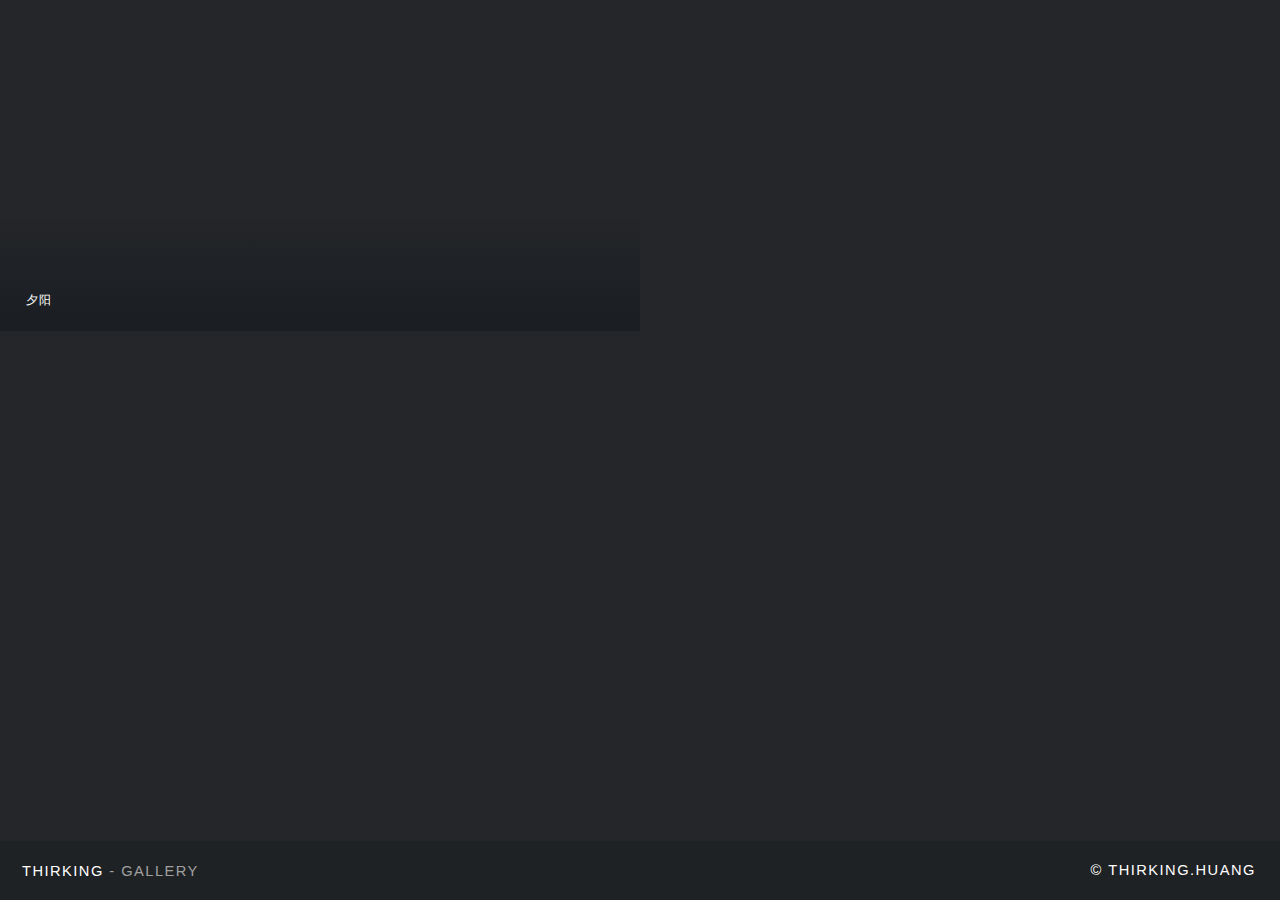
<file: gallery/index.html>
<!DOCTYPE html>
<html style="display: none;" lang="zh">
    <head>
    <meta charset="utf-8">
    <!--
        © Material Theme
        https://github.com/viosey/hexo-theme-material
        Version: 1.5.0 -->
    <script>
        window.materialVersion = "1.5.0"
        // Delete localstorage with these tags
        window.oldVersion = [
            'codestartv1',
            '1.3.4',
            '1.4.0',
            '1.4.0b1'
        ]
    </script>

    <!-- dns prefetch -->
    <meta http-equiv="x-dns-prefetch-control" content="on">














    <!-- Title -->
    
    <title>
        
            gallery | 
        
        Thirking
    </title>

    <!-- Meta & Info -->
    <meta http-equiv="X-UA-Compatible" content="IE=Edge,chrome=1">
    <meta name="viewport" content="width=device-width, initial-scale=1, user-scalable=no">
    <meta name="format-detection" content="telephone=no"/>
    <meta name="theme-color" content="#0097A7">
    <meta name="author" content="thirking.huang">
    <meta name="description" itemprop="description" content="">
    <meta name="keywords" content="">

    <!-- Import lsloader -->
    <script>(function(){window.lsloader={jsRunSequence:[],jsnamemap:{},cssnamemap:{}};lsloader.removeLS=function(key){try{localStorage.removeItem(key)}catch(e){}};lsloader.setLS=function(key,val){try{localStorage.setItem(key,val)}catch(e){}};lsloader.getLS=function(key){var val="";try{val=localStorage.getItem(key)}catch(e){val=""}return val};versionString="/*"+(window.materialVersion||"unknownVersion")+"*/";lsloader.clean=function(){try{var keys=[];for(var i=0;i<localStorage.length;i++){keys.push(localStorage.key(i))}keys.forEach(function(key){var data=lsloader.getLS(key);if(window.oldVersion){var remove=window.oldVersion.reduce(function(p,c){return p||data.indexOf("/*"+c+"*/")!==-1},false);if(remove){lsloader.removeLS(key)}}})}catch(e){}};lsloader.clean();lsloader.load=function(jsname,jspath,cssonload,isJs){if(typeof cssonload==="boolean"){isJs=cssonload;cssonload=undefined}isJs=isJs||false;cssonload=cssonload||function(){};var code;code=this.getLS(jsname);if(code&&code.indexOf(versionString)===-1){this.removeLS(jsname);this.requestResource(jsname,jspath,cssonload,isJs);return}if(code){var versionNumber=code.split(versionString)[0];if(versionNumber!=jspath){console.log("reload:"+jspath);this.removeLS(jsname);this.requestResource(jsname,jspath,cssonload,isJs);return}code=code.split(versionString)[1];if(isJs){this.jsRunSequence.push({name:jsname,code:code});this.runjs(jspath,jsname,code)}else{document.getElementById(jsname).appendChild(document.createTextNode(code));cssonload()}}else{this.requestResource(jsname,jspath,cssonload,isJs)}};lsloader.requestResource=function(name,path,cssonload,isJs){var that=this;if(isJs){this.iojs(path,name,function(path,name,code){that.setLS(name,path+versionString+code);that.runjs(path,name,code)})}else{this.iocss(path,name,function(code){document.getElementById(name).appendChild(document.createTextNode(code));that.setLS(name,path+versionString+code)},cssonload)}};lsloader.iojs=function(path,jsname,callback){var that=this;that.jsRunSequence.push({name:jsname,code:""});try{var xhr=new XMLHttpRequest;xhr.open("get",path,true);xhr.onreadystatechange=function(){if(xhr.readyState==4){if(xhr.status>=200&&xhr.status<300||xhr.status==304){if(xhr.response!=""){callback(path,jsname,xhr.response);return}}that.jsfallback(path,jsname)}};xhr.send(null)}catch(e){that.jsfallback(path,jsname)}};lsloader.iocss=function(path,jsname,callback,cssonload){var that=this;try{var xhr=new XMLHttpRequest;xhr.open("get",path,true);xhr.onreadystatechange=function(){if(xhr.readyState==4){if(xhr.status>=200&&xhr.status<300||xhr.status==304){if(xhr.response!=""){callback(xhr.response);cssonload();return}}that.cssfallback(path,jsname,cssonload)}};xhr.send(null)}catch(e){that.cssfallback(path,jsname,cssonload)}};lsloader.iofonts=function(path,jsname,callback,cssonload){var that=this;try{var xhr=new XMLHttpRequest;xhr.open("get",path,true);xhr.onreadystatechange=function(){if(xhr.readyState==4){if(xhr.status>=200&&xhr.status<300||xhr.status==304){if(xhr.response!=""){callback(xhr.response);cssonload();return}}that.cssfallback(path,jsname,cssonload)}};xhr.send(null)}catch(e){that.cssfallback(path,jsname,cssonload)}};lsloader.runjs=function(path,name,code){if(!!name&&!!code){for(var k in this.jsRunSequence){if(this.jsRunSequence[k].name==name){this.jsRunSequence[k].code=code}}}if(!!this.jsRunSequence[0]&&!!this.jsRunSequence[0].code&&this.jsRunSequence[0].status!="failed"){var script=document.createElement("script");script.appendChild(document.createTextNode(this.jsRunSequence[0].code));script.type="text/javascript";document.getElementsByTagName("head")[0].appendChild(script);this.jsRunSequence.shift();if(this.jsRunSequence.length>0){this.runjs()}}else if(!!this.jsRunSequence[0]&&this.jsRunSequence[0].status=="failed"){var that=this;var script=document.createElement("script");script.src=this.jsRunSequence[0].path;script.type="text/javascript";this.jsRunSequence[0].status="loading";script.onload=function(){that.jsRunSequence.shift();if(that.jsRunSequence.length>0){that.runjs()}};document.body.appendChild(script)}};lsloader.tagLoad=function(path,name){this.jsRunSequence.push({name:name,code:"",path:path,status:"failed"});this.runjs()};lsloader.jsfallback=function(path,name){if(!!this.jsnamemap[name]){return}else{this.jsnamemap[name]=name}for(var k in this.jsRunSequence){if(this.jsRunSequence[k].name==name){this.jsRunSequence[k].code="";this.jsRunSequence[k].status="failed";this.jsRunSequence[k].path=path}}this.runjs()};lsloader.cssfallback=function(path,name,cssonload){if(!!this.cssnamemap[name]){return}else{this.cssnamemap[name]=1}var link=document.createElement("link");link.type="text/css";link.href=path;link.rel="stylesheet";link.onload=link.onerror=cssonload;var root=document.getElementsByTagName("script")[0];root.parentNode.insertBefore(link,root)};lsloader.runInlineScript=function(scriptId,codeId){var code=document.getElementById(codeId).innerText;this.jsRunSequence.push({name:scriptId,code:code});this.runjs()};lsloader.loadCombo=function(jslist){var updateList="";var requestingModules={};for(var k in jslist){var LS=this.getLS(jslist[k].name);if(!!LS){var version=LS.split(versionString)[0];var code=LS.split(versionString)[1]}else{var version=""}if(version==jslist[k].path){this.jsRunSequence.push({name:jslist[k].name,code:code,path:jslist[k].path})}else{this.jsRunSequence.push({name:jslist[k].name,code:null,path:jslist[k].path,status:"comboloading"});requestingModules[jslist[k].name]=true;updateList+=(updateList==""?"":";")+jslist[k].path}}var that=this;if(!!updateList){var xhr=new XMLHttpRequest;xhr.open("get",combo+updateList,true);xhr.onreadystatechange=function(){if(xhr.readyState==4){if(xhr.status>=200&&xhr.status<300||xhr.status==304){if(xhr.response!=""){that.runCombo(xhr.response,requestingModules);return}}else{for(var i in that.jsRunSequence){if(requestingModules[that.jsRunSequence[i].name]){that.jsRunSequence[i].status="failed"}}that.runjs()}}};xhr.send(null)}this.runjs()};lsloader.runCombo=function(comboCode,requestingModules){comboCode=comboCode.split("/*combojs*/");comboCode.shift();for(var k in this.jsRunSequence){if(!!requestingModules[this.jsRunSequence[k].name]&&!!comboCode[0]){this.jsRunSequence[k].status="comboJS";this.jsRunSequence[k].code=comboCode[0];this.setLS(this.jsRunSequence[k].name,this.jsRunSequence[k].path+versionString+comboCode[0]);comboCode.shift()}}this.runjs()}})();</script>

    <!-- Import queue -->
    <script>function Queue(){this.dataStore=[];this.offer=b;this.poll=d;this.execNext=a;this.debug=false;this.startDebug=c;function b(e){if(this.debug){console.log("Offered a Queued Function.")}if(typeof e==="function"){this.dataStore.push(e)}else{console.log("You must offer a function.")}}function d(){if(this.debug){console.log("Polled a Queued Function.")}return this.dataStore.shift()}function a(){var e=this.poll();if(e!==undefined){if(this.debug){console.log("Run a Queued Function.")}e()}}function c(){this.debug=true}}var queue=new Queue();</script>

    <!-- Favicons -->
    <link rel="icon shortcut" type="image/ico" href="/img/favicon.png">
    <link rel="icon" sizes="192x192" href="/img/favicon.png">
    <link rel="apple-touch-icon" href="/img/favicon.png">

    <!--iOS -->
    <meta name="apple-mobile-web-app-title" content="Title">
    <meta name="apple-mobile-web-app-capable" content="yes">
    <meta name="apple-mobile-web-app-status-bar-style" content="black">
    <meta name="HandheldFriendly" content="True">
    <meta name="MobileOptimized" content="480">

    <!-- Add to homescreen for Chrome on Android -->
    <meta name="mobile-web-app-capable" content="yes">

    <!-- Add to homescreen for Safari on iOS -->
    <meta name="apple-mobile-web-app-capable" content="yes">
    <meta name="apple-mobile-web-app-status-bar-style" content="black">
    <meta name="apple-mobile-web-app-title" content="Thirking">

    <!-- Site Verification -->
    
    <meta name="baidu-site-verification" content="gzPQCgCfOe" />

    <!-- RSS -->
    

    <!--[if lte IE 9]>
        <link rel="stylesheet" href="/css/ie-blocker.css">

        
            <script src="/js/ie-blocker.zhCN.js"></script>
        
    <![endif]-->

    <!-- Import CSS -->
    
        <style id="material_css"></style><script>if(typeof window.lsLoadCSSMaxNums === "undefined")window.lsLoadCSSMaxNums = 0;window.lsLoadCSSMaxNums++;lsloader.load("material_css","/css/material.min.css?Z7a72R1E4SxzBKR/WGctOA==",function(){if(typeof window.lsLoadCSSNums === "undefined")window.lsLoadCSSNums = 0;window.lsLoadCSSNums++;if(window.lsLoadCSSNums == window.lsLoadCSSMaxNums)document.documentElement.style.display="";}, false)</script>
        <style id="style_css"></style><script>if(typeof window.lsLoadCSSMaxNums === "undefined")window.lsLoadCSSMaxNums = 0;window.lsLoadCSSMaxNums++;lsloader.load("style_css","/css/style.min.css?MKetZV3cUTfDxvMffaOezg==",function(){if(typeof window.lsLoadCSSNums === "undefined")window.lsLoadCSSNums = 0;window.lsLoadCSSNums++;if(window.lsLoadCSSNums == window.lsLoadCSSMaxNums)document.documentElement.style.display="";}, false)</script>

        

    

    

    <!-- Config CSS -->

<!-- Other Styles -->
<style>
  body, html {
    font-family: Roboto, "Helvetica Neue", Helvetica, "PingFang SC", "Hiragino Sans GB", "Microsoft YaHei", "微软雅黑", Arial, sans-serif;
    overflow-x: hidden !important;
  }
  
  code {
    font-family: Consolas, Monaco, 'Andale Mono', 'Ubuntu Mono', monospace;
  }

  a {
    color: #00838F;
  }

  .mdl-card__media,
  #search-label,
  #search-form-label:after,
  #scheme-Paradox .hot_tags-count,
  #scheme-Paradox .sidebar_archives-count,
  #scheme-Paradox .sidebar-colored .sidebar-header,
  #scheme-Paradox .sidebar-colored .sidebar-badge{
    background-color: #0097A7 !important;
  }

  /* Sidebar User Drop Down Menu Text Color */
  #scheme-Paradox .sidebar-colored .sidebar-nav>.dropdown>.dropdown-menu>li>a:hover,
  #scheme-Paradox .sidebar-colored .sidebar-nav>.dropdown>.dropdown-menu>li>a:focus {
    color: #0097A7 !important;
  }

  #post_entry-right-info,
  .sidebar-colored .sidebar-nav li:hover > a,
  .sidebar-colored .sidebar-nav li:hover > a i,
  .sidebar-colored .sidebar-nav li > a:hover,
  .sidebar-colored .sidebar-nav li > a:hover i,
  .sidebar-colored .sidebar-nav li > a:focus i,
  .sidebar-colored .sidebar-nav > .open > a,
  .sidebar-colored .sidebar-nav > .open > a:hover,
  .sidebar-colored .sidebar-nav > .open > a:focus,
  #ds-reset #ds-ctx .ds-ctx-entry .ds-ctx-head a {
    color: #0097A7 !important;
  }

  .toTop {
    background: #757575 !important;
  }

  .material-layout .material-post>.material-nav,
  .material-layout .material-index>.material-nav,
  .material-nav a {
    color: #757575;
  }

  #scheme-Paradox .MD-burger-layer {
    background-color: #757575;
  }

  #scheme-Paradox #post-toc-trigger-btn {
    color: #757575;
  }

  .post-toc a:hover {
    color: #00838F;
    text-decoration: underline;
  }

</style>


<!-- Theme Background Related-->

    <style>
      body{
        background-color: #F5F5F5;
      }

      /* blog_info bottom background */
      #scheme-Paradox .material-layout .something-else .mdl-card__supporting-text{
        background-color: #fff;
      }
    </style>




<!-- Fade Effect -->

    <style>
      .fade {
        transition: all 800ms linear;
        -webkit-transform: translate3d(0,0,0);
        -moz-transform: translate3d(0,0,0);
        -ms-transform: translate3d(0,0,0);
        -o-transform: translate3d(0,0,0);
        transform: translate3d(0,0,0);
        opacity: 1;
      }

      .fade.out{
        opacity: 0;
      }
    </style>


<!-- Import Font -->
<!-- Import Roboto -->

    <link href="https://fonts.googleapis.com/css?family=Roboto:300,400,500" rel="stylesheet">


<!-- Import Material Icon -->

    <link href="https://fonts.googleapis.com/icon?family=Material+Icons" rel="stylesheet">




    <!-- Import jQuery -->
    
        <script>lsloader.load("jq_js","/js/jquery.min.js?qcusAULNeBksqffqUM2+Ig==", true)</script>
    

    <!-- The Open Graph protocol -->
    <meta property="og:url" content="http://yoursite.com">
    <meta property="og:type" content="blog">
    <meta property="og:title" content="gallery | Thirking">
    <meta property="og:image" content="http://yoursite.com/img/favicon.png" />
    <meta property="og:description" content="">
    

    

    <!-- The Twitter Card protocol -->
    <meta name="twitter:title" content="gallery | Thirking">
    <meta name="twitter:description" content="">
    <meta name="twitter:image" content="http://yoursite.com/img/favicon.png">
    <meta name="twitter:card" content="summary_large_image" />
    <meta name="twitter:url" content="http://yoursite.com" />

    <!-- Add canonical link for SEO -->
    
        <link rel="canonical" href="http://yoursite.com/gallery/index.html" />
    

    <!-- Structured-data for SEO -->
    
        



    

    <!-- Analytics -->
    
    
    

    <!-- Custom Head -->
    

</head>


    
        <!-- Single Gallery Page -->
        
    <link rel="preload" as="style" href="/css/gallery.min.css" onload="this.rel='stylesheet'">


<body>
    <!-- Wrapper -->
    <div id="wrapper">

        <!-- Header -->
        <header id="header">
            <h1>
                <a href="/"><strong>Thirking</strong></a> - gallery
            </h1>
            <nav>
                <ul>
                    <li>
                        <a href="#footer" class="icon fa-info-circle">
                            ©&nbsp;thirking.huang
                        </a>
                    </li>
                </ul>
            </nav>
        </header>

        <!-- Main -->
        <div id="main">
            
                
                    <article class="thumb">
                        <a href="http://img.zcool.cn/community/011b4a59c4cfb5a8012053f80fd6cf.jpg@1280w_1l_2o_100sh.png" class="image lazy" data-original="http://img.zcool.cn/community/011b4a59c4cfb5a8012053f80fd6cf.jpg@1280w_1l_2o_100sh.png"><img class="lazy" data-original="http://img.zcool.cn/community/011b4a59c4cfb5a8012053f80fd6cf.jpg@1280w_1l_2o_100sh.png" alt="夕阳" /></a>
                        <h2>夕阳</h2>
                        <p>公司里拍的夕阳</p>
                    </article>
                
            
        </div>
        <!-- Footer -->
        <!--
        <footer id="footer" class="panel">
          <div class="inner split">
            <div>
              <section>
                <h2>Magna feugiat sed adipiscing</h2>
                <p>Nulla consequat, ex ut suscipit rutrum, mi dolor tincidunt erat, et scelerisque turpis ipsum eget quis orci mattis aliquet. Maecenas fringilla et ante at lorem et ipsum. Dolor nulla eu bibendum sapien. Donec non pharetra dui. Nulla consequat, ex ut suscipit rutrum, mi dolor tincidunt erat, et scelerisque turpis ipsum.</p>
              </section>
              <section>
                <h2>Follow me on ...</h2>
                <ul class="icons">
                  <li><a href="#" class="icon fa-twitter"><span class="label">Twitter</span></a></li>
                  <li><a href="#" class="icon fa-facebook"><span class="label">Facebook</span></a></li>
                  <li><a href="#" class="icon fa-instagram"><span class="label">Instagram</span></a></li>
                  <li><a href="#" class="icon fa-github"><span class="label">GitHub</span></a></li>
                  <li><a href="#" class="icon fa-dribbble"><span class="label">Dribbble</span></a></li>
                  <li><a href="#" class="icon fa-linkedin"><span class="label">LinkedIn</span></a></li>
                  <li><a href="#" class="icon fa-telegram"><span class="label">Telegram</span></a></li>
                </ul>
              </section>
              <p class="copyright">
                &copy; Design: <a href="#">Gallery</a>.
              </p>
            </div>
            <div>
              <section>
                <h2>Get in touch</h2>
                <form method="post" action="#">
                  <div class="field half first">
                    <input type="text" name="name" id="name" placeholder="Name" />
                  </div>
                  <div class="field half">
                    <input type="text" name="email" id="email" placeholder="Email" />
                  </div>
                  <div class="field">
                    <textarea name="message" id="message" rows="4" placeholder="Message"></textarea>
                  </div>
                  <ul class="actions">
                    <li><input type="submit" value="Send" class="special" /></li>
                    <li><input type="reset" value="Reset" /></li>
                  </ul>
                </form>
              </section>
            </div>
          </div>
        </footer>
        -->

    </div>

    <!-- Scripts -->
    
        <script src="/js/gallery/gallery.js"></script>
    

    
        <script>lsloader.load("lazyload_js","/js/lazyload.min.js?1BcfzuNXqV+ntF6gq+5X3Q==", true)</script>
    

    <script>
        queue.offer(function(){
            $('.lazy').lazyload({
              effect: 'fadeIn',
              event: 'scrollstop'
            });
        })
        <!-- Start Queue -->
        $(document).ready(function(){
            setInterval(function(){
                queue.execNext();
            },200);
        });
    </script>
</body>

    
</html>
</file>
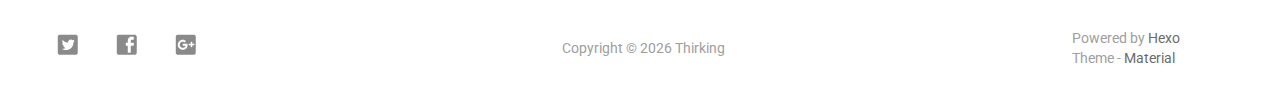
<file: archives/2017/index.html>
<!DOCTYPE html>
<html style="display: none;" lang="zh">
    <head>
    <meta charset="utf-8">
    <!--
        © Material Theme
        https://github.com/viosey/hexo-theme-material
        Version: 1.5.0 -->
    <script>
        window.materialVersion = "1.5.0"
        // Delete localstorage with these tags
        window.oldVersion = [
            'codestartv1',
            '1.3.4',
            '1.4.0',
            '1.4.0b1'
        ]
    </script>

    <!-- dns prefetch -->
    <meta http-equiv="x-dns-prefetch-control" content="on">














    <!-- Title -->
    
    <title>
        
            归档: 2017 | 
        
        Thirking
    </title>

    <!-- Meta & Info -->
    <meta http-equiv="X-UA-Compatible" content="IE=Edge,chrome=1">
    <meta name="viewport" content="width=device-width, initial-scale=1, user-scalable=no">
    <meta name="format-detection" content="telephone=no"/>
    <meta name="theme-color" content="#0097A7">
    <meta name="author" content="thirking.huang">
    <meta name="description" itemprop="description" content="">
    <meta name="keywords" content="">

    <!-- Import lsloader -->
    <script>(function(){window.lsloader={jsRunSequence:[],jsnamemap:{},cssnamemap:{}};lsloader.removeLS=function(key){try{localStorage.removeItem(key)}catch(e){}};lsloader.setLS=function(key,val){try{localStorage.setItem(key,val)}catch(e){}};lsloader.getLS=function(key){var val="";try{val=localStorage.getItem(key)}catch(e){val=""}return val};versionString="/*"+(window.materialVersion||"unknownVersion")+"*/";lsloader.clean=function(){try{var keys=[];for(var i=0;i<localStorage.length;i++){keys.push(localStorage.key(i))}keys.forEach(function(key){var data=lsloader.getLS(key);if(window.oldVersion){var remove=window.oldVersion.reduce(function(p,c){return p||data.indexOf("/*"+c+"*/")!==-1},false);if(remove){lsloader.removeLS(key)}}})}catch(e){}};lsloader.clean();lsloader.load=function(jsname,jspath,cssonload,isJs){if(typeof cssonload==="boolean"){isJs=cssonload;cssonload=undefined}isJs=isJs||false;cssonload=cssonload||function(){};var code;code=this.getLS(jsname);if(code&&code.indexOf(versionString)===-1){this.removeLS(jsname);this.requestResource(jsname,jspath,cssonload,isJs);return}if(code){var versionNumber=code.split(versionString)[0];if(versionNumber!=jspath){console.log("reload:"+jspath);this.removeLS(jsname);this.requestResource(jsname,jspath,cssonload,isJs);return}code=code.split(versionString)[1];if(isJs){this.jsRunSequence.push({name:jsname,code:code});this.runjs(jspath,jsname,code)}else{document.getElementById(jsname).appendChild(document.createTextNode(code));cssonload()}}else{this.requestResource(jsname,jspath,cssonload,isJs)}};lsloader.requestResource=function(name,path,cssonload,isJs){var that=this;if(isJs){this.iojs(path,name,function(path,name,code){that.setLS(name,path+versionString+code);that.runjs(path,name,code)})}else{this.iocss(path,name,function(code){document.getElementById(name).appendChild(document.createTextNode(code));that.setLS(name,path+versionString+code)},cssonload)}};lsloader.iojs=function(path,jsname,callback){var that=this;that.jsRunSequence.push({name:jsname,code:""});try{var xhr=new XMLHttpRequest;xhr.open("get",path,true);xhr.onreadystatechange=function(){if(xhr.readyState==4){if(xhr.status>=200&&xhr.status<300||xhr.status==304){if(xhr.response!=""){callback(path,jsname,xhr.response);return}}that.jsfallback(path,jsname)}};xhr.send(null)}catch(e){that.jsfallback(path,jsname)}};lsloader.iocss=function(path,jsname,callback,cssonload){var that=this;try{var xhr=new XMLHttpRequest;xhr.open("get",path,true);xhr.onreadystatechange=function(){if(xhr.readyState==4){if(xhr.status>=200&&xhr.status<300||xhr.status==304){if(xhr.response!=""){callback(xhr.response);cssonload();return}}that.cssfallback(path,jsname,cssonload)}};xhr.send(null)}catch(e){that.cssfallback(path,jsname,cssonload)}};lsloader.iofonts=function(path,jsname,callback,cssonload){var that=this;try{var xhr=new XMLHttpRequest;xhr.open("get",path,true);xhr.onreadystatechange=function(){if(xhr.readyState==4){if(xhr.status>=200&&xhr.status<300||xhr.status==304){if(xhr.response!=""){callback(xhr.response);cssonload();return}}that.cssfallback(path,jsname,cssonload)}};xhr.send(null)}catch(e){that.cssfallback(path,jsname,cssonload)}};lsloader.runjs=function(path,name,code){if(!!name&&!!code){for(var k in this.jsRunSequence){if(this.jsRunSequence[k].name==name){this.jsRunSequence[k].code=code}}}if(!!this.jsRunSequence[0]&&!!this.jsRunSequence[0].code&&this.jsRunSequence[0].status!="failed"){var script=document.createElement("script");script.appendChild(document.createTextNode(this.jsRunSequence[0].code));script.type="text/javascript";document.getElementsByTagName("head")[0].appendChild(script);this.jsRunSequence.shift();if(this.jsRunSequence.length>0){this.runjs()}}else if(!!this.jsRunSequence[0]&&this.jsRunSequence[0].status=="failed"){var that=this;var script=document.createElement("script");script.src=this.jsRunSequence[0].path;script.type="text/javascript";this.jsRunSequence[0].status="loading";script.onload=function(){that.jsRunSequence.shift();if(that.jsRunSequence.length>0){that.runjs()}};document.body.appendChild(script)}};lsloader.tagLoad=function(path,name){this.jsRunSequence.push({name:name,code:"",path:path,status:"failed"});this.runjs()};lsloader.jsfallback=function(path,name){if(!!this.jsnamemap[name]){return}else{this.jsnamemap[name]=name}for(var k in this.jsRunSequence){if(this.jsRunSequence[k].name==name){this.jsRunSequence[k].code="";this.jsRunSequence[k].status="failed";this.jsRunSequence[k].path=path}}this.runjs()};lsloader.cssfallback=function(path,name,cssonload){if(!!this.cssnamemap[name]){return}else{this.cssnamemap[name]=1}var link=document.createElement("link");link.type="text/css";link.href=path;link.rel="stylesheet";link.onload=link.onerror=cssonload;var root=document.getElementsByTagName("script")[0];root.parentNode.insertBefore(link,root)};lsloader.runInlineScript=function(scriptId,codeId){var code=document.getElementById(codeId).innerText;this.jsRunSequence.push({name:scriptId,code:code});this.runjs()};lsloader.loadCombo=function(jslist){var updateList="";var requestingModules={};for(var k in jslist){var LS=this.getLS(jslist[k].name);if(!!LS){var version=LS.split(versionString)[0];var code=LS.split(versionString)[1]}else{var version=""}if(version==jslist[k].path){this.jsRunSequence.push({name:jslist[k].name,code:code,path:jslist[k].path})}else{this.jsRunSequence.push({name:jslist[k].name,code:null,path:jslist[k].path,status:"comboloading"});requestingModules[jslist[k].name]=true;updateList+=(updateList==""?"":";")+jslist[k].path}}var that=this;if(!!updateList){var xhr=new XMLHttpRequest;xhr.open("get",combo+updateList,true);xhr.onreadystatechange=function(){if(xhr.readyState==4){if(xhr.status>=200&&xhr.status<300||xhr.status==304){if(xhr.response!=""){that.runCombo(xhr.response,requestingModules);return}}else{for(var i in that.jsRunSequence){if(requestingModules[that.jsRunSequence[i].name]){that.jsRunSequence[i].status="failed"}}that.runjs()}}};xhr.send(null)}this.runjs()};lsloader.runCombo=function(comboCode,requestingModules){comboCode=comboCode.split("/*combojs*/");comboCode.shift();for(var k in this.jsRunSequence){if(!!requestingModules[this.jsRunSequence[k].name]&&!!comboCode[0]){this.jsRunSequence[k].status="comboJS";this.jsRunSequence[k].code=comboCode[0];this.setLS(this.jsRunSequence[k].name,this.jsRunSequence[k].path+versionString+comboCode[0]);comboCode.shift()}}this.runjs()}})();</script>

    <!-- Import queue -->
    <script>function Queue(){this.dataStore=[];this.offer=b;this.poll=d;this.execNext=a;this.debug=false;this.startDebug=c;function b(e){if(this.debug){console.log("Offered a Queued Function.")}if(typeof e==="function"){this.dataStore.push(e)}else{console.log("You must offer a function.")}}function d(){if(this.debug){console.log("Polled a Queued Function.")}return this.dataStore.shift()}function a(){var e=this.poll();if(e!==undefined){if(this.debug){console.log("Run a Queued Function.")}e()}}function c(){this.debug=true}}var queue=new Queue();</script>

    <!-- Favicons -->
    <link rel="icon shortcut" type="image/ico" href="/img/favicon.png">
    <link rel="icon" sizes="192x192" href="/img/favicon.png">
    <link rel="apple-touch-icon" href="/img/favicon.png">

    <!--iOS -->
    <meta name="apple-mobile-web-app-title" content="Title">
    <meta name="apple-mobile-web-app-capable" content="yes">
    <meta name="apple-mobile-web-app-status-bar-style" content="black">
    <meta name="HandheldFriendly" content="True">
    <meta name="MobileOptimized" content="480">

    <!-- Add to homescreen for Chrome on Android -->
    <meta name="mobile-web-app-capable" content="yes">

    <!-- Add to homescreen for Safari on iOS -->
    <meta name="apple-mobile-web-app-capable" content="yes">
    <meta name="apple-mobile-web-app-status-bar-style" content="black">
    <meta name="apple-mobile-web-app-title" content="Thirking">

    <!-- Site Verification -->
    
    <meta name="baidu-site-verification" content="gzPQCgCfOe" />

    <!-- RSS -->
    

    <!--[if lte IE 9]>
        <link rel="stylesheet" href="/css/ie-blocker.css">

        
            <script src="/js/ie-blocker.zhCN.js"></script>
        
    <![endif]-->

    <!-- Import CSS -->
    
        <style id="material_css"></style><script>if(typeof window.lsLoadCSSMaxNums === "undefined")window.lsLoadCSSMaxNums = 0;window.lsLoadCSSMaxNums++;lsloader.load("material_css","/css/material.min.css?Z7a72R1E4SxzBKR/WGctOA==",function(){if(typeof window.lsLoadCSSNums === "undefined")window.lsLoadCSSNums = 0;window.lsLoadCSSNums++;if(window.lsLoadCSSNums == window.lsLoadCSSMaxNums)document.documentElement.style.display="";}, false)</script>
        <style id="style_css"></style><script>if(typeof window.lsLoadCSSMaxNums === "undefined")window.lsLoadCSSMaxNums = 0;window.lsLoadCSSMaxNums++;lsloader.load("style_css","/css/style.min.css?MKetZV3cUTfDxvMffaOezg==",function(){if(typeof window.lsLoadCSSNums === "undefined")window.lsLoadCSSNums = 0;window.lsLoadCSSNums++;if(window.lsLoadCSSNums == window.lsLoadCSSMaxNums)document.documentElement.style.display="";}, false)</script>

        

    

    

    <!-- Config CSS -->

<!-- Other Styles -->
<style>
  body, html {
    font-family: Roboto, "Helvetica Neue", Helvetica, "PingFang SC", "Hiragino Sans GB", "Microsoft YaHei", "微软雅黑", Arial, sans-serif;
    overflow-x: hidden !important;
  }
  
  code {
    font-family: Consolas, Monaco, 'Andale Mono', 'Ubuntu Mono', monospace;
  }

  a {
    color: #00838F;
  }

  .mdl-card__media,
  #search-label,
  #search-form-label:after,
  #scheme-Paradox .hot_tags-count,
  #scheme-Paradox .sidebar_archives-count,
  #scheme-Paradox .sidebar-colored .sidebar-header,
  #scheme-Paradox .sidebar-colored .sidebar-badge{
    background-color: #0097A7 !important;
  }

  /* Sidebar User Drop Down Menu Text Color */
  #scheme-Paradox .sidebar-colored .sidebar-nav>.dropdown>.dropdown-menu>li>a:hover,
  #scheme-Paradox .sidebar-colored .sidebar-nav>.dropdown>.dropdown-menu>li>a:focus {
    color: #0097A7 !important;
  }

  #post_entry-right-info,
  .sidebar-colored .sidebar-nav li:hover > a,
  .sidebar-colored .sidebar-nav li:hover > a i,
  .sidebar-colored .sidebar-nav li > a:hover,
  .sidebar-colored .sidebar-nav li > a:hover i,
  .sidebar-colored .sidebar-nav li > a:focus i,
  .sidebar-colored .sidebar-nav > .open > a,
  .sidebar-colored .sidebar-nav > .open > a:hover,
  .sidebar-colored .sidebar-nav > .open > a:focus,
  #ds-reset #ds-ctx .ds-ctx-entry .ds-ctx-head a {
    color: #0097A7 !important;
  }

  .toTop {
    background: #757575 !important;
  }

  .material-layout .material-post>.material-nav,
  .material-layout .material-index>.material-nav,
  .material-nav a {
    color: #757575;
  }

  #scheme-Paradox .MD-burger-layer {
    background-color: #757575;
  }

  #scheme-Paradox #post-toc-trigger-btn {
    color: #757575;
  }

  .post-toc a:hover {
    color: #00838F;
    text-decoration: underline;
  }

</style>


<!-- Theme Background Related-->

    <style>
      body{
        background-color: #F5F5F5;
      }

      /* blog_info bottom background */
      #scheme-Paradox .material-layout .something-else .mdl-card__supporting-text{
        background-color: #fff;
      }
    </style>




<!-- Fade Effect -->

    <style>
      .fade {
        transition: all 800ms linear;
        -webkit-transform: translate3d(0,0,0);
        -moz-transform: translate3d(0,0,0);
        -ms-transform: translate3d(0,0,0);
        -o-transform: translate3d(0,0,0);
        transform: translate3d(0,0,0);
        opacity: 1;
      }

      .fade.out{
        opacity: 0;
      }
    </style>


<!-- Import Font -->
<!-- Import Roboto -->

    <link href="https://fonts.googleapis.com/css?family=Roboto:300,400,500" rel="stylesheet">


<!-- Import Material Icon -->

    <link href="https://fonts.googleapis.com/icon?family=Material+Icons" rel="stylesheet">




    <!-- Import jQuery -->
    
        <script>lsloader.load("jq_js","/js/jquery.min.js?qcusAULNeBksqffqUM2+Ig==", true)</script>
    

    <!-- The Open Graph protocol -->
    <meta property="og:url" content="http://yoursite.com">
    <meta property="og:type" content="blog">
    <meta property="og:title" content="归档: 2017 | Thirking">
    <meta property="og:image" content="http://yoursite.com/img/favicon.png" />
    <meta property="og:description" content="">
    

    

    <!-- The Twitter Card protocol -->
    <meta name="twitter:title" content="归档: 2017 | Thirking">
    <meta name="twitter:description" content="">
    <meta name="twitter:image" content="http://yoursite.com/img/favicon.png">
    <meta name="twitter:card" content="summary_large_image" />
    <meta name="twitter:url" content="http://yoursite.com" />

    <!-- Add canonical link for SEO -->
    
        <link rel="canonical" href="http://yoursite.com/archives/2017/index.html" />
    

    <!-- Structured-data for SEO -->
    
        



    

    <!-- Analytics -->
    
    
    

    <!-- Custom Head -->
    

</head>


    
        <body id="scheme-Paradox" class="lazy">
            <div class="material-layout  mdl-js-layout has-drawer is-upgraded">
                

                <!-- Main Container -->
                <main class="material-layout__content" id="main">

                    <!-- Top Anchor -->
                    <div id="top"></div>

                    
                        <!-- Hamburger Button -->
                        <button class="MD-burger-icon sidebar-toggle">
                            <span class="MD-burger-layer"></span>
                        </button>
                    

                    <!-- Index Module -->
<div class="material-index mdl-grid">
    
    <div class="locate-thumbnail-symbol"></div>

    <!-- Pin on top -->
    

    <!-- Normal Post -->
    
        
            
                <!-- Paradox Thumbnail -->
                <div class="post_entry-module mdl-card mdl-shadow--2dp mdl-cell mdl-cell--12-col fade out">
    <!-- Post Thumbnail -->
    
        
            <!-- Random Thumbnail -->
            <div class="post_thumbnail-random mdl-card__media mdl-color-text--grey-50">
        
    

        <!-- Post Title -->
        <p class="article-headline-p"><a href="/2017/09/09/ElectronVue/">Electron-Vue学习笔记（一）</a></p>
    </div>

    <!-- Post Excerpt -->
    <div class="mdl-color-text--grey-600 mdl-card__supporting-text post_entry-content">
        
            自从毕业后好久没专门拿什么时间去学一样东西了，都是在工作中慢慢去了解，比如：现在在用的.net、WPF、node.js、electron一类的东西。...
        
        &nbsp;&nbsp;&nbsp;
        <span>
            <a href="/2017/09/09/ElectronVue/" target="_self">阅读全文</a>
        </span>
    </div>
    <!-- Post_entry Info-->
    <div id="post_entry-info">
        <div id="post_entry-left-info" class="mdl-card__supporting-text meta mdl-color-text--grey-600 ">
            <!-- Author Avatar -->
            <div id="author-avatar">
                <img src="/img/avatar.png" width="44px" height="44px" alt="thirking.huang's avatar">
            </div>
            <div>
                <strong>thirking.huang</strong>
                <span>9月 09, 2017</span>
            </div>
        </div>
        <div id="post_entry-right-info">
          

            

            

            <!-- Post Views -->
            <span class="post_entry-views">
            </span>
        </div>
    </div>
</div>

            
            
        
    
        
            
                <!-- Paradox Thumbnail -->
                <div class="post_entry-module mdl-card mdl-shadow--2dp mdl-cell mdl-cell--12-col fade out">
    <!-- Post Thumbnail -->
    
        
            <!-- Random Thumbnail -->
            <div class="post_thumbnail-random mdl-card__media mdl-color-text--grey-50">
        
    

        <!-- Post Title -->
        <p class="article-headline-p"><a href="/2017/09/09/HelloEveryone/">HelloEveryone</a></p>
    </div>

    <!-- Post Excerpt -->
    <div class="mdl-color-text--grey-600 mdl-card__supporting-text post_entry-content">
        
            今天试一下在github上写博客，感觉很不错

        
        &nbsp;&nbsp;&nbsp;
        <span>
            <a href="/2017/09/09/HelloEveryone/" target="_self">阅读全文</a>
        </span>
    </div>
    <!-- Post_entry Info-->
    <div id="post_entry-info">
        <div id="post_entry-left-info" class="mdl-card__supporting-text meta mdl-color-text--grey-600 ">
            <!-- Author Avatar -->
            <div id="author-avatar">
                <img src="/img/avatar.png" width="44px" height="44px" alt="thirking.huang's avatar">
            </div>
            <div>
                <strong>thirking.huang</strong>
                <span>9月 09, 2017</span>
            </div>
        </div>
        <div id="post_entry-right-info">
          

            

            

            <!-- Post Views -->
            <span class="post_entry-views">
            </span>
        </div>
    </div>
</div>

            
            
        
    
        
            
                <!-- Paradox Thumbnail -->
                <div class="post_entry-module mdl-card mdl-shadow--2dp mdl-cell mdl-cell--12-col fade out">
    <!-- Post Thumbnail -->
    
        
            <!-- Random Thumbnail -->
            <div class="post_thumbnail-random mdl-card__media mdl-color-text--grey-50">
        
    

        <!-- Post Title -->
        <p class="article-headline-p"><a href="/2017/09/08/hello-world/">Hello World</a></p>
    </div>

    <!-- Post Excerpt -->
    <div class="mdl-color-text--grey-600 mdl-card__supporting-text post_entry-content">
        
            Welcome to Hexo
        
        &nbsp;&nbsp;&nbsp;
        <span>
            <a href="/2017/09/08/hello-world/" target="_self">阅读全文</a>
        </span>
    </div>
    <!-- Post_entry Info-->
    <div id="post_entry-info">
        <div id="post_entry-left-info" class="mdl-card__supporting-text meta mdl-color-text--grey-600 ">
            <!-- Author Avatar -->
            <div id="author-avatar">
                <img src="/img/avatar.png" width="44px" height="44px" alt="thirking.huang's avatar">
            </div>
            <div>
                <strong>thirking.huang</strong>
                <span>9月 08, 2017</span>
            </div>
        </div>
        <div id="post_entry-right-info">
          

            

            

            <!-- Post Views -->
            <span class="post_entry-views">
            </span>
        </div>
    </div>
</div>

            
            
        
    

    

    
        <script type="text/ls-javascript" id="thumbnail-script">
    var randomNum;

    var locatePost = $('.locate-thumbnail-symbol').next();
    for(var i = 0; i < 10; i++) {
        randomNum = Math.floor(Math.random() * 19 + 1);

        locatePost.children('.post_thumbnail-random').attr('id', 'random_thumbnail-'+randomNum);
        locatePost.children('.post_thumbnail-random').attr('data-original', '/img/random/material-' + randomNum + '.png');
    $('.post_thumbnail-random').addClass('lazy');

        locatePost = locatePost.next();
    }
</script>

    
</div>


                    
                        <!-- Overlay For Active Sidebar -->
<div class="sidebar-overlay"></div>

<!-- Material sidebar -->
<aside id="sidebar" class="sidebar sidebar-colored sidebar-fixed-left" role="navigation">
    <div id="sidebar-main">
        <!-- Sidebar Header -->
        <div class="sidebar-header header-cover" style="background-image: url(/img/sidebar_header.png);">
    <!-- Top bar -->
    <div class="top-bar"></div>

    <!-- Sidebar toggle button -->
    <button type="button" class="sidebar-toggle mdl-button mdl-js-button mdl-js-ripple-effect mdl-button--icon" style="display: initial;" data-upgraded=",MaterialButton,MaterialRipple">
        <i class="material-icons">clear_all</i>
        <span class="mdl-button__ripple-container">
            <span class="mdl-ripple">
            </span>
        </span>
    </button>

    <!-- Sidebar Avatar -->
    <div class="sidebar-image">
        <img src="/img/avatar.png" alt="thirking.huang's avatar">
    </div>

    <!-- Sidebar Email -->
    <a data-toggle="dropdown" class="sidebar-brand" href="#settings-dropdown">
        979339510@qq.com
        <b class="caret"></b>
    </a>
</div>


        <!-- Sidebar Navigation  -->
        <ul class="nav sidebar-nav">
    <!-- User dropdown  -->
    <li class="dropdown">
        <ul id="settings-dropdown" class="dropdown-menu">
            
                <li>
                    <a href="#" target="_blank" title="Email Me">
                        
                            <i class="material-icons sidebar-material-icons sidebar-indent-left1pc-element">email</i>
                        
                        Email Me
                    </a>
                </li>
            
        </ul>
    </li>

    <!-- Homepage -->
    
        <li id="sidebar-first-li">
            <a href="/">
                
                    <i class="material-icons sidebar-material-icons">home</i>
                
                主页
            </a>
        </li>
        
    

    <!-- Archives  -->
    
        <li class="dropdown">
            <a href="#" class="ripple-effect dropdown-toggle" data-toggle="dropdown">
                
                    <i class="material-icons sidebar-material-icons">inbox</i>
                
                    归档
                <b class="caret"></b>
            </a>
            <ul class="dropdown-menu">
            <li>
                <a class="sidebar_archives-link" href="/archives/2017/09/">九月 2017<span class="sidebar_archives-count">3</span></a>
            </ul>
        </li>
        
    

    <!-- Categories  -->
    

    <!-- Pages  -->
    
        <li>
            <a href="/gallery" title="相册">
                
                    <i class="material-icons sidebar-material-icons">collections</i>
                
                相册
            </a>
        </li>
        
    
        <li>
            <a href="/about" title="关于">
                
                    <i class="material-icons sidebar-material-icons">person</i>
                
                关于
            </a>
        </li>
        
    

    <!-- Article Number  -->
    
</ul>


        <!-- Sidebar Footer -->
        <!--
I'm glad you use this theme, the development is no so easy, I hope you can keep the copyright, I will thank you so much.
If you still want to delete the copyrights, could you still retain the first one? Which namely "Theme Material"
It will not impact the appearance and can give developers a lot of support :)

很高兴您使用并喜欢该主题，开发不易 十分谢谢与希望您可以保留一下版权声明。
如果您仍然想删除的话 能否只保留第一项呢？即 "Theme Material"
它不会影响美观并可以给开发者很大的支持和动力。 :)
-->

<!-- Sidebar Divider -->

    <div class="sidebar-divider"></div>


<!-- Theme Material -->

    <a href="https://github.com/viosey/hexo-theme-material"  class="sidebar-footer-text-a" target="_blank">
        <div class="sidebar-text mdl-button mdl-js-button mdl-js-ripple-effect sidebar-footer-text-div" data-upgraded=",MaterialButton,MaterialRipple">
            主题 - Material
            <span class="sidebar-badge badge-circle">i</span>
        </div>
    </a>


<!-- Help & Support -->
<!--

-->

<!-- Feedback -->
<!--

-->

<!-- About Theme -->
<!--

-->

    </div>

    <!-- Sidebar Image -->
    

</aside>

                    

                    
                        <!-- Footer Top Button -->
                        <div id="back-to-top" class="toTop-wrap">
    <a href="#top" class="toTop">
        <i class="material-icons footer_top-i">expand_less</i>
    </a>
</div>

                    

                    <!--Footer-->
<footer class="mdl-mini-footer" id="bottom">
    
        <!-- Paradox Footer Left Section -->
        <div class="mdl-mini-footer--left-section sns-list">
    <!-- Twitter -->
    
        <a href="https://twitter.com/twitter" target="_blank">
            <button class="mdl-mini-footer--social-btn social-btn footer-sns-twitter">
                <span class="visuallyhidden">Twitter</span>
            </button><!--
     --></a>
    

    <!-- Facebook -->
    
        <a href="https://www.facebook.com/facebook" target="_blank">
            <button class="mdl-mini-footer--social-btn social-btn footer-sns-facebook">
                <span class="visuallyhidden">Facebook</span>
            </button><!--
     --></a>
    

    <!-- Google + -->
    
        <a href="https://www.google.com/" target="_blank">
            <button class="mdl-mini-footer--social-btn social-btn footer-sns-gplus">
                <span class="visuallyhidden">Google Plus</span>
            </button><!--
     --></a>
    

    <!-- Weibo -->
    

    <!-- Instagram -->
    

    <!-- Tumblr -->
    

    <!-- Github -->
    

    <!-- LinkedIn -->
    

    <!-- Zhihu -->
    

    <!-- Bilibili -->
    

    <!-- Telegram -->
    
    
    <!-- V2EX -->
    
</div>


        <!--Copyright-->
        <div id="copyright">
            Copyright&nbsp;©<script type="text/javascript">var fd = new Date();document.write("&nbsp;" + fd.getFullYear() + "&nbsp;");</script>Thirking
            
        </div>

        <!-- Paradox Footer Right Section -->

        <!--
        I am glad you use this theme, the development is no so easy, I hope you can keep the copyright.
        It will not impact the appearance and can give developers a lot of support :)

        很高兴您使用该主题，开发不易，希望您可以保留一下版权声明。
        它不会影响美观并可以给开发者很大的支持。 :)
        -->

        <div class="mdl-mini-footer--right-section">
            <div>
                <div class="footer-develop-div">Powered by <a href="https://hexo.io" target="_blank" class="footer-develop-a">Hexo</a></div>
                <div class="footer-develop-div">Theme - <a href="https://github.com/viosey/hexo-theme-material" target="_blank" class="footer-develop-a">Material</a></div>
            </div>
        </div>
    
</footer>


                    <!-- Import JS File -->

    <script>lsloader.load("lazyload_js","/js/lazyload.min.js?1BcfzuNXqV+ntF6gq+5X3Q==", true)</script>



    <script>lsloader.load("js_js","/js/js.min.js?V/53wGualMuiPM3xoetD5Q==", true)</script>



    <script>lsloader.load("np_js","/js/nprogress.js?pl3Qhb9lvqR1FlyLUna1Yw==", true)</script>


<script type="text/ls-javascript" id="NProgress-script">
    NProgress.configure({
        showSpinner: true
    });
    NProgress.start();
    $('#nprogress .bar').css({
        'background': '#29d'
    });
    $('#nprogress .peg').css({
        'box-shadow': '0 0 10px #29d, 0 0 15px #29d'
    });
    $('#nprogress .spinner-icon').css({
        'border-top-color': '#29d',
        'border-left-color': '#29d'
    });
    setTimeout(function() {
        NProgress.done();
        $('.fade').removeClass('out');
    }, 800);
</script>













<!-- UC Browser Compatible -->
<script>
	var agent = navigator.userAgent.toLowerCase();
	if(agent.indexOf('ucbrowser')>0) {
		document.write('<link rel="stylesheet" href="/css/uc.css">');
	   alert('由于 UC 浏览器使用极旧的内核，而本网站使用了一些新的特性。\n为了您能更好的浏览，推荐使用 Chrome 或 Firefox 浏览器。');
	}
</script>

<!-- Import prettify js  -->



<!-- Window Load -->
<!-- add class for prettify -->
<script type="text/ls-javascript" id="window-load">
    $(window).on('load', function() {
        // Post_Toc parent position fixed
        $('.post-toc-wrap').parent('.mdl-menu__container').css('position', 'fixed');
    });

    
    
</script>

<!-- MathJax Load-->


<!-- Bing Background -->


<script type="text/ls-javascript" id="lazy-load">
    // Offer LazyLoad
    queue.offer(function(){
        $('.lazy').lazyload({
            effect : 'show'
        });
    });

    // Start Queue
    $(document).ready(function(){
        setInterval(function(){
            queue.execNext();
        },200);
    });
</script>

<!-- Custom Footer -->



<script>
    (function(){
        var scriptList = document.querySelectorAll('script[type="text/ls-javascript"]')

        for (var i = 0; i < scriptList.length; ++i) {
            var item = scriptList[i];
            lsloader.runInlineScript(item.id,item.id);
        }
    })()
console.log('\n %c © Material Theme | Version: 1.5.0 | https://github.com/viosey/hexo-theme-material %c \n', 'color:#455a64;background:#e0e0e0;padding:5px 0;border-top-left-radius:5px;border-bottom-left-radius:5px;', 'color:#455a64;background:#e0e0e0;padding:5px 0;border-top-right-radius:5px;border-bottom-right-radius:5px;');
</script>

                </main>
            </div>
        </body>
    
</html>
</file>
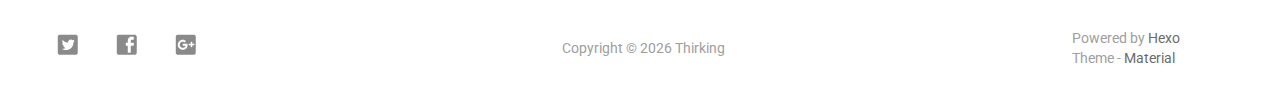
<file: archives/2017/09/index.html>
<!DOCTYPE html>
<html style="display: none;" lang="zh">
    <head>
    <meta charset="utf-8">
    <!--
        © Material Theme
        https://github.com/viosey/hexo-theme-material
        Version: 1.5.0 -->
    <script>
        window.materialVersion = "1.5.0"
        // Delete localstorage with these tags
        window.oldVersion = [
            'codestartv1',
            '1.3.4',
            '1.4.0',
            '1.4.0b1'
        ]
    </script>

    <!-- dns prefetch -->
    <meta http-equiv="x-dns-prefetch-control" content="on">














    <!-- Title -->
    
    <title>
        
            归档: 2017/9 | 
        
        Thirking
    </title>

    <!-- Meta & Info -->
    <meta http-equiv="X-UA-Compatible" content="IE=Edge,chrome=1">
    <meta name="viewport" content="width=device-width, initial-scale=1, user-scalable=no">
    <meta name="format-detection" content="telephone=no"/>
    <meta name="theme-color" content="#0097A7">
    <meta name="author" content="thirking.huang">
    <meta name="description" itemprop="description" content="">
    <meta name="keywords" content="">

    <!-- Import lsloader -->
    <script>(function(){window.lsloader={jsRunSequence:[],jsnamemap:{},cssnamemap:{}};lsloader.removeLS=function(key){try{localStorage.removeItem(key)}catch(e){}};lsloader.setLS=function(key,val){try{localStorage.setItem(key,val)}catch(e){}};lsloader.getLS=function(key){var val="";try{val=localStorage.getItem(key)}catch(e){val=""}return val};versionString="/*"+(window.materialVersion||"unknownVersion")+"*/";lsloader.clean=function(){try{var keys=[];for(var i=0;i<localStorage.length;i++){keys.push(localStorage.key(i))}keys.forEach(function(key){var data=lsloader.getLS(key);if(window.oldVersion){var remove=window.oldVersion.reduce(function(p,c){return p||data.indexOf("/*"+c+"*/")!==-1},false);if(remove){lsloader.removeLS(key)}}})}catch(e){}};lsloader.clean();lsloader.load=function(jsname,jspath,cssonload,isJs){if(typeof cssonload==="boolean"){isJs=cssonload;cssonload=undefined}isJs=isJs||false;cssonload=cssonload||function(){};var code;code=this.getLS(jsname);if(code&&code.indexOf(versionString)===-1){this.removeLS(jsname);this.requestResource(jsname,jspath,cssonload,isJs);return}if(code){var versionNumber=code.split(versionString)[0];if(versionNumber!=jspath){console.log("reload:"+jspath);this.removeLS(jsname);this.requestResource(jsname,jspath,cssonload,isJs);return}code=code.split(versionString)[1];if(isJs){this.jsRunSequence.push({name:jsname,code:code});this.runjs(jspath,jsname,code)}else{document.getElementById(jsname).appendChild(document.createTextNode(code));cssonload()}}else{this.requestResource(jsname,jspath,cssonload,isJs)}};lsloader.requestResource=function(name,path,cssonload,isJs){var that=this;if(isJs){this.iojs(path,name,function(path,name,code){that.setLS(name,path+versionString+code);that.runjs(path,name,code)})}else{this.iocss(path,name,function(code){document.getElementById(name).appendChild(document.createTextNode(code));that.setLS(name,path+versionString+code)},cssonload)}};lsloader.iojs=function(path,jsname,callback){var that=this;that.jsRunSequence.push({name:jsname,code:""});try{var xhr=new XMLHttpRequest;xhr.open("get",path,true);xhr.onreadystatechange=function(){if(xhr.readyState==4){if(xhr.status>=200&&xhr.status<300||xhr.status==304){if(xhr.response!=""){callback(path,jsname,xhr.response);return}}that.jsfallback(path,jsname)}};xhr.send(null)}catch(e){that.jsfallback(path,jsname)}};lsloader.iocss=function(path,jsname,callback,cssonload){var that=this;try{var xhr=new XMLHttpRequest;xhr.open("get",path,true);xhr.onreadystatechange=function(){if(xhr.readyState==4){if(xhr.status>=200&&xhr.status<300||xhr.status==304){if(xhr.response!=""){callback(xhr.response);cssonload();return}}that.cssfallback(path,jsname,cssonload)}};xhr.send(null)}catch(e){that.cssfallback(path,jsname,cssonload)}};lsloader.iofonts=function(path,jsname,callback,cssonload){var that=this;try{var xhr=new XMLHttpRequest;xhr.open("get",path,true);xhr.onreadystatechange=function(){if(xhr.readyState==4){if(xhr.status>=200&&xhr.status<300||xhr.status==304){if(xhr.response!=""){callback(xhr.response);cssonload();return}}that.cssfallback(path,jsname,cssonload)}};xhr.send(null)}catch(e){that.cssfallback(path,jsname,cssonload)}};lsloader.runjs=function(path,name,code){if(!!name&&!!code){for(var k in this.jsRunSequence){if(this.jsRunSequence[k].name==name){this.jsRunSequence[k].code=code}}}if(!!this.jsRunSequence[0]&&!!this.jsRunSequence[0].code&&this.jsRunSequence[0].status!="failed"){var script=document.createElement("script");script.appendChild(document.createTextNode(this.jsRunSequence[0].code));script.type="text/javascript";document.getElementsByTagName("head")[0].appendChild(script);this.jsRunSequence.shift();if(this.jsRunSequence.length>0){this.runjs()}}else if(!!this.jsRunSequence[0]&&this.jsRunSequence[0].status=="failed"){var that=this;var script=document.createElement("script");script.src=this.jsRunSequence[0].path;script.type="text/javascript";this.jsRunSequence[0].status="loading";script.onload=function(){that.jsRunSequence.shift();if(that.jsRunSequence.length>0){that.runjs()}};document.body.appendChild(script)}};lsloader.tagLoad=function(path,name){this.jsRunSequence.push({name:name,code:"",path:path,status:"failed"});this.runjs()};lsloader.jsfallback=function(path,name){if(!!this.jsnamemap[name]){return}else{this.jsnamemap[name]=name}for(var k in this.jsRunSequence){if(this.jsRunSequence[k].name==name){this.jsRunSequence[k].code="";this.jsRunSequence[k].status="failed";this.jsRunSequence[k].path=path}}this.runjs()};lsloader.cssfallback=function(path,name,cssonload){if(!!this.cssnamemap[name]){return}else{this.cssnamemap[name]=1}var link=document.createElement("link");link.type="text/css";link.href=path;link.rel="stylesheet";link.onload=link.onerror=cssonload;var root=document.getElementsByTagName("script")[0];root.parentNode.insertBefore(link,root)};lsloader.runInlineScript=function(scriptId,codeId){var code=document.getElementById(codeId).innerText;this.jsRunSequence.push({name:scriptId,code:code});this.runjs()};lsloader.loadCombo=function(jslist){var updateList="";var requestingModules={};for(var k in jslist){var LS=this.getLS(jslist[k].name);if(!!LS){var version=LS.split(versionString)[0];var code=LS.split(versionString)[1]}else{var version=""}if(version==jslist[k].path){this.jsRunSequence.push({name:jslist[k].name,code:code,path:jslist[k].path})}else{this.jsRunSequence.push({name:jslist[k].name,code:null,path:jslist[k].path,status:"comboloading"});requestingModules[jslist[k].name]=true;updateList+=(updateList==""?"":";")+jslist[k].path}}var that=this;if(!!updateList){var xhr=new XMLHttpRequest;xhr.open("get",combo+updateList,true);xhr.onreadystatechange=function(){if(xhr.readyState==4){if(xhr.status>=200&&xhr.status<300||xhr.status==304){if(xhr.response!=""){that.runCombo(xhr.response,requestingModules);return}}else{for(var i in that.jsRunSequence){if(requestingModules[that.jsRunSequence[i].name]){that.jsRunSequence[i].status="failed"}}that.runjs()}}};xhr.send(null)}this.runjs()};lsloader.runCombo=function(comboCode,requestingModules){comboCode=comboCode.split("/*combojs*/");comboCode.shift();for(var k in this.jsRunSequence){if(!!requestingModules[this.jsRunSequence[k].name]&&!!comboCode[0]){this.jsRunSequence[k].status="comboJS";this.jsRunSequence[k].code=comboCode[0];this.setLS(this.jsRunSequence[k].name,this.jsRunSequence[k].path+versionString+comboCode[0]);comboCode.shift()}}this.runjs()}})();</script>

    <!-- Import queue -->
    <script>function Queue(){this.dataStore=[];this.offer=b;this.poll=d;this.execNext=a;this.debug=false;this.startDebug=c;function b(e){if(this.debug){console.log("Offered a Queued Function.")}if(typeof e==="function"){this.dataStore.push(e)}else{console.log("You must offer a function.")}}function d(){if(this.debug){console.log("Polled a Queued Function.")}return this.dataStore.shift()}function a(){var e=this.poll();if(e!==undefined){if(this.debug){console.log("Run a Queued Function.")}e()}}function c(){this.debug=true}}var queue=new Queue();</script>

    <!-- Favicons -->
    <link rel="icon shortcut" type="image/ico" href="/img/favicon.png">
    <link rel="icon" sizes="192x192" href="/img/favicon.png">
    <link rel="apple-touch-icon" href="/img/favicon.png">

    <!--iOS -->
    <meta name="apple-mobile-web-app-title" content="Title">
    <meta name="apple-mobile-web-app-capable" content="yes">
    <meta name="apple-mobile-web-app-status-bar-style" content="black">
    <meta name="HandheldFriendly" content="True">
    <meta name="MobileOptimized" content="480">

    <!-- Add to homescreen for Chrome on Android -->
    <meta name="mobile-web-app-capable" content="yes">

    <!-- Add to homescreen for Safari on iOS -->
    <meta name="apple-mobile-web-app-capable" content="yes">
    <meta name="apple-mobile-web-app-status-bar-style" content="black">
    <meta name="apple-mobile-web-app-title" content="Thirking">

    <!-- Site Verification -->
    
    <meta name="baidu-site-verification" content="gzPQCgCfOe" />

    <!-- RSS -->
    

    <!--[if lte IE 9]>
        <link rel="stylesheet" href="/css/ie-blocker.css">

        
            <script src="/js/ie-blocker.zhCN.js"></script>
        
    <![endif]-->

    <!-- Import CSS -->
    
        <style id="material_css"></style><script>if(typeof window.lsLoadCSSMaxNums === "undefined")window.lsLoadCSSMaxNums = 0;window.lsLoadCSSMaxNums++;lsloader.load("material_css","/css/material.min.css?Z7a72R1E4SxzBKR/WGctOA==",function(){if(typeof window.lsLoadCSSNums === "undefined")window.lsLoadCSSNums = 0;window.lsLoadCSSNums++;if(window.lsLoadCSSNums == window.lsLoadCSSMaxNums)document.documentElement.style.display="";}, false)</script>
        <style id="style_css"></style><script>if(typeof window.lsLoadCSSMaxNums === "undefined")window.lsLoadCSSMaxNums = 0;window.lsLoadCSSMaxNums++;lsloader.load("style_css","/css/style.min.css?MKetZV3cUTfDxvMffaOezg==",function(){if(typeof window.lsLoadCSSNums === "undefined")window.lsLoadCSSNums = 0;window.lsLoadCSSNums++;if(window.lsLoadCSSNums == window.lsLoadCSSMaxNums)document.documentElement.style.display="";}, false)</script>

        

    

    

    <!-- Config CSS -->

<!-- Other Styles -->
<style>
  body, html {
    font-family: Roboto, "Helvetica Neue", Helvetica, "PingFang SC", "Hiragino Sans GB", "Microsoft YaHei", "微软雅黑", Arial, sans-serif;
    overflow-x: hidden !important;
  }
  
  code {
    font-family: Consolas, Monaco, 'Andale Mono', 'Ubuntu Mono', monospace;
  }

  a {
    color: #00838F;
  }

  .mdl-card__media,
  #search-label,
  #search-form-label:after,
  #scheme-Paradox .hot_tags-count,
  #scheme-Paradox .sidebar_archives-count,
  #scheme-Paradox .sidebar-colored .sidebar-header,
  #scheme-Paradox .sidebar-colored .sidebar-badge{
    background-color: #0097A7 !important;
  }

  /* Sidebar User Drop Down Menu Text Color */
  #scheme-Paradox .sidebar-colored .sidebar-nav>.dropdown>.dropdown-menu>li>a:hover,
  #scheme-Paradox .sidebar-colored .sidebar-nav>.dropdown>.dropdown-menu>li>a:focus {
    color: #0097A7 !important;
  }

  #post_entry-right-info,
  .sidebar-colored .sidebar-nav li:hover > a,
  .sidebar-colored .sidebar-nav li:hover > a i,
  .sidebar-colored .sidebar-nav li > a:hover,
  .sidebar-colored .sidebar-nav li > a:hover i,
  .sidebar-colored .sidebar-nav li > a:focus i,
  .sidebar-colored .sidebar-nav > .open > a,
  .sidebar-colored .sidebar-nav > .open > a:hover,
  .sidebar-colored .sidebar-nav > .open > a:focus,
  #ds-reset #ds-ctx .ds-ctx-entry .ds-ctx-head a {
    color: #0097A7 !important;
  }

  .toTop {
    background: #757575 !important;
  }

  .material-layout .material-post>.material-nav,
  .material-layout .material-index>.material-nav,
  .material-nav a {
    color: #757575;
  }

  #scheme-Paradox .MD-burger-layer {
    background-color: #757575;
  }

  #scheme-Paradox #post-toc-trigger-btn {
    color: #757575;
  }

  .post-toc a:hover {
    color: #00838F;
    text-decoration: underline;
  }

</style>


<!-- Theme Background Related-->

    <style>
      body{
        background-color: #F5F5F5;
      }

      /* blog_info bottom background */
      #scheme-Paradox .material-layout .something-else .mdl-card__supporting-text{
        background-color: #fff;
      }
    </style>




<!-- Fade Effect -->

    <style>
      .fade {
        transition: all 800ms linear;
        -webkit-transform: translate3d(0,0,0);
        -moz-transform: translate3d(0,0,0);
        -ms-transform: translate3d(0,0,0);
        -o-transform: translate3d(0,0,0);
        transform: translate3d(0,0,0);
        opacity: 1;
      }

      .fade.out{
        opacity: 0;
      }
    </style>


<!-- Import Font -->
<!-- Import Roboto -->

    <link href="https://fonts.googleapis.com/css?family=Roboto:300,400,500" rel="stylesheet">


<!-- Import Material Icon -->

    <link href="https://fonts.googleapis.com/icon?family=Material+Icons" rel="stylesheet">




    <!-- Import jQuery -->
    
        <script>lsloader.load("jq_js","/js/jquery.min.js?qcusAULNeBksqffqUM2+Ig==", true)</script>
    

    <!-- The Open Graph protocol -->
    <meta property="og:url" content="http://yoursite.com">
    <meta property="og:type" content="blog">
    <meta property="og:title" content="归档: 2017/9 | Thirking">
    <meta property="og:image" content="http://yoursite.com/img/favicon.png" />
    <meta property="og:description" content="">
    

    

    <!-- The Twitter Card protocol -->
    <meta name="twitter:title" content="归档: 2017/9 | Thirking">
    <meta name="twitter:description" content="">
    <meta name="twitter:image" content="http://yoursite.com/img/favicon.png">
    <meta name="twitter:card" content="summary_large_image" />
    <meta name="twitter:url" content="http://yoursite.com" />

    <!-- Add canonical link for SEO -->
    
        <link rel="canonical" href="http://yoursite.com/archives/2017/09/index.html" />
    

    <!-- Structured-data for SEO -->
    
        



    

    <!-- Analytics -->
    
    
    

    <!-- Custom Head -->
    

</head>


    
        <body id="scheme-Paradox" class="lazy">
            <div class="material-layout  mdl-js-layout has-drawer is-upgraded">
                

                <!-- Main Container -->
                <main class="material-layout__content" id="main">

                    <!-- Top Anchor -->
                    <div id="top"></div>

                    
                        <!-- Hamburger Button -->
                        <button class="MD-burger-icon sidebar-toggle">
                            <span class="MD-burger-layer"></span>
                        </button>
                    

                    <!-- Index Module -->
<div class="material-index mdl-grid">
    
    <div class="locate-thumbnail-symbol"></div>

    <!-- Pin on top -->
    

    <!-- Normal Post -->
    
        
            
                <!-- Paradox Thumbnail -->
                <div class="post_entry-module mdl-card mdl-shadow--2dp mdl-cell mdl-cell--12-col fade out">
    <!-- Post Thumbnail -->
    
        
            <!-- Random Thumbnail -->
            <div class="post_thumbnail-random mdl-card__media mdl-color-text--grey-50">
        
    

        <!-- Post Title -->
        <p class="article-headline-p"><a href="/2017/09/09/ElectronVue/">Electron-Vue学习笔记（一）</a></p>
    </div>

    <!-- Post Excerpt -->
    <div class="mdl-color-text--grey-600 mdl-card__supporting-text post_entry-content">
        
            自从毕业后好久没专门拿什么时间去学一样东西了，都是在工作中慢慢去了解，比如：现在在用的.net、WPF、node.js、electron一类的东西。...
        
        &nbsp;&nbsp;&nbsp;
        <span>
            <a href="/2017/09/09/ElectronVue/" target="_self">阅读全文</a>
        </span>
    </div>
    <!-- Post_entry Info-->
    <div id="post_entry-info">
        <div id="post_entry-left-info" class="mdl-card__supporting-text meta mdl-color-text--grey-600 ">
            <!-- Author Avatar -->
            <div id="author-avatar">
                <img src="/img/avatar.png" width="44px" height="44px" alt="thirking.huang's avatar">
            </div>
            <div>
                <strong>thirking.huang</strong>
                <span>9月 09, 2017</span>
            </div>
        </div>
        <div id="post_entry-right-info">
          

            

            

            <!-- Post Views -->
            <span class="post_entry-views">
            </span>
        </div>
    </div>
</div>

            
            
        
    
        
            
                <!-- Paradox Thumbnail -->
                <div class="post_entry-module mdl-card mdl-shadow--2dp mdl-cell mdl-cell--12-col fade out">
    <!-- Post Thumbnail -->
    
        
            <!-- Random Thumbnail -->
            <div class="post_thumbnail-random mdl-card__media mdl-color-text--grey-50">
        
    

        <!-- Post Title -->
        <p class="article-headline-p"><a href="/2017/09/09/HelloEveryone/">HelloEveryone</a></p>
    </div>

    <!-- Post Excerpt -->
    <div class="mdl-color-text--grey-600 mdl-card__supporting-text post_entry-content">
        
            今天试一下在github上写博客，感觉很不错

        
        &nbsp;&nbsp;&nbsp;
        <span>
            <a href="/2017/09/09/HelloEveryone/" target="_self">阅读全文</a>
        </span>
    </div>
    <!-- Post_entry Info-->
    <div id="post_entry-info">
        <div id="post_entry-left-info" class="mdl-card__supporting-text meta mdl-color-text--grey-600 ">
            <!-- Author Avatar -->
            <div id="author-avatar">
                <img src="/img/avatar.png" width="44px" height="44px" alt="thirking.huang's avatar">
            </div>
            <div>
                <strong>thirking.huang</strong>
                <span>9月 09, 2017</span>
            </div>
        </div>
        <div id="post_entry-right-info">
          

            

            

            <!-- Post Views -->
            <span class="post_entry-views">
            </span>
        </div>
    </div>
</div>

            
            
        
    
        
            
                <!-- Paradox Thumbnail -->
                <div class="post_entry-module mdl-card mdl-shadow--2dp mdl-cell mdl-cell--12-col fade out">
    <!-- Post Thumbnail -->
    
        
            <!-- Random Thumbnail -->
            <div class="post_thumbnail-random mdl-card__media mdl-color-text--grey-50">
        
    

        <!-- Post Title -->
        <p class="article-headline-p"><a href="/2017/09/08/hello-world/">Hello World</a></p>
    </div>

    <!-- Post Excerpt -->
    <div class="mdl-color-text--grey-600 mdl-card__supporting-text post_entry-content">
        
            Welcome to Hexo
        
        &nbsp;&nbsp;&nbsp;
        <span>
            <a href="/2017/09/08/hello-world/" target="_self">阅读全文</a>
        </span>
    </div>
    <!-- Post_entry Info-->
    <div id="post_entry-info">
        <div id="post_entry-left-info" class="mdl-card__supporting-text meta mdl-color-text--grey-600 ">
            <!-- Author Avatar -->
            <div id="author-avatar">
                <img src="/img/avatar.png" width="44px" height="44px" alt="thirking.huang's avatar">
            </div>
            <div>
                <strong>thirking.huang</strong>
                <span>9月 08, 2017</span>
            </div>
        </div>
        <div id="post_entry-right-info">
          

            

            

            <!-- Post Views -->
            <span class="post_entry-views">
            </span>
        </div>
    </div>
</div>

            
            
        
    

    

    
        <script type="text/ls-javascript" id="thumbnail-script">
    var randomNum;

    var locatePost = $('.locate-thumbnail-symbol').next();
    for(var i = 0; i < 10; i++) {
        randomNum = Math.floor(Math.random() * 19 + 1);

        locatePost.children('.post_thumbnail-random').attr('id', 'random_thumbnail-'+randomNum);
        locatePost.children('.post_thumbnail-random').attr('data-original', '/img/random/material-' + randomNum + '.png');
    $('.post_thumbnail-random').addClass('lazy');

        locatePost = locatePost.next();
    }
</script>

    
</div>


                    
                        <!-- Overlay For Active Sidebar -->
<div class="sidebar-overlay"></div>

<!-- Material sidebar -->
<aside id="sidebar" class="sidebar sidebar-colored sidebar-fixed-left" role="navigation">
    <div id="sidebar-main">
        <!-- Sidebar Header -->
        <div class="sidebar-header header-cover" style="background-image: url(/img/sidebar_header.png);">
    <!-- Top bar -->
    <div class="top-bar"></div>

    <!-- Sidebar toggle button -->
    <button type="button" class="sidebar-toggle mdl-button mdl-js-button mdl-js-ripple-effect mdl-button--icon" style="display: initial;" data-upgraded=",MaterialButton,MaterialRipple">
        <i class="material-icons">clear_all</i>
        <span class="mdl-button__ripple-container">
            <span class="mdl-ripple">
            </span>
        </span>
    </button>

    <!-- Sidebar Avatar -->
    <div class="sidebar-image">
        <img src="/img/avatar.png" alt="thirking.huang's avatar">
    </div>

    <!-- Sidebar Email -->
    <a data-toggle="dropdown" class="sidebar-brand" href="#settings-dropdown">
        979339510@qq.com
        <b class="caret"></b>
    </a>
</div>


        <!-- Sidebar Navigation  -->
        <ul class="nav sidebar-nav">
    <!-- User dropdown  -->
    <li class="dropdown">
        <ul id="settings-dropdown" class="dropdown-menu">
            
                <li>
                    <a href="#" target="_blank" title="Email Me">
                        
                            <i class="material-icons sidebar-material-icons sidebar-indent-left1pc-element">email</i>
                        
                        Email Me
                    </a>
                </li>
            
        </ul>
    </li>

    <!-- Homepage -->
    
        <li id="sidebar-first-li">
            <a href="/">
                
                    <i class="material-icons sidebar-material-icons">home</i>
                
                主页
            </a>
        </li>
        
    

    <!-- Archives  -->
    
        <li class="dropdown">
            <a href="#" class="ripple-effect dropdown-toggle" data-toggle="dropdown">
                
                    <i class="material-icons sidebar-material-icons">inbox</i>
                
                    归档
                <b class="caret"></b>
            </a>
            <ul class="dropdown-menu">
            <li>
                <a class="sidebar_archives-link" href="/archives/2017/09/">九月 2017<span class="sidebar_archives-count">3</span></a>
            </ul>
        </li>
        
    

    <!-- Categories  -->
    

    <!-- Pages  -->
    
        <li>
            <a href="/gallery" title="相册">
                
                    <i class="material-icons sidebar-material-icons">collections</i>
                
                相册
            </a>
        </li>
        
    
        <li>
            <a href="/about" title="关于">
                
                    <i class="material-icons sidebar-material-icons">person</i>
                
                关于
            </a>
        </li>
        
    

    <!-- Article Number  -->
    
</ul>


        <!-- Sidebar Footer -->
        <!--
I'm glad you use this theme, the development is no so easy, I hope you can keep the copyright, I will thank you so much.
If you still want to delete the copyrights, could you still retain the first one? Which namely "Theme Material"
It will not impact the appearance and can give developers a lot of support :)

很高兴您使用并喜欢该主题，开发不易 十分谢谢与希望您可以保留一下版权声明。
如果您仍然想删除的话 能否只保留第一项呢？即 "Theme Material"
它不会影响美观并可以给开发者很大的支持和动力。 :)
-->

<!-- Sidebar Divider -->

    <div class="sidebar-divider"></div>


<!-- Theme Material -->

    <a href="https://github.com/viosey/hexo-theme-material"  class="sidebar-footer-text-a" target="_blank">
        <div class="sidebar-text mdl-button mdl-js-button mdl-js-ripple-effect sidebar-footer-text-div" data-upgraded=",MaterialButton,MaterialRipple">
            主题 - Material
            <span class="sidebar-badge badge-circle">i</span>
        </div>
    </a>


<!-- Help & Support -->
<!--

-->

<!-- Feedback -->
<!--

-->

<!-- About Theme -->
<!--

-->

    </div>

    <!-- Sidebar Image -->
    

</aside>

                    

                    
                        <!-- Footer Top Button -->
                        <div id="back-to-top" class="toTop-wrap">
    <a href="#top" class="toTop">
        <i class="material-icons footer_top-i">expand_less</i>
    </a>
</div>

                    

                    <!--Footer-->
<footer class="mdl-mini-footer" id="bottom">
    
        <!-- Paradox Footer Left Section -->
        <div class="mdl-mini-footer--left-section sns-list">
    <!-- Twitter -->
    
        <a href="https://twitter.com/twitter" target="_blank">
            <button class="mdl-mini-footer--social-btn social-btn footer-sns-twitter">
                <span class="visuallyhidden">Twitter</span>
            </button><!--
     --></a>
    

    <!-- Facebook -->
    
        <a href="https://www.facebook.com/facebook" target="_blank">
            <button class="mdl-mini-footer--social-btn social-btn footer-sns-facebook">
                <span class="visuallyhidden">Facebook</span>
            </button><!--
     --></a>
    

    <!-- Google + -->
    
        <a href="https://www.google.com/" target="_blank">
            <button class="mdl-mini-footer--social-btn social-btn footer-sns-gplus">
                <span class="visuallyhidden">Google Plus</span>
            </button><!--
     --></a>
    

    <!-- Weibo -->
    

    <!-- Instagram -->
    

    <!-- Tumblr -->
    

    <!-- Github -->
    

    <!-- LinkedIn -->
    

    <!-- Zhihu -->
    

    <!-- Bilibili -->
    

    <!-- Telegram -->
    
    
    <!-- V2EX -->
    
</div>


        <!--Copyright-->
        <div id="copyright">
            Copyright&nbsp;©<script type="text/javascript">var fd = new Date();document.write("&nbsp;" + fd.getFullYear() + "&nbsp;");</script>Thirking
            
        </div>

        <!-- Paradox Footer Right Section -->

        <!--
        I am glad you use this theme, the development is no so easy, I hope you can keep the copyright.
        It will not impact the appearance and can give developers a lot of support :)

        很高兴您使用该主题，开发不易，希望您可以保留一下版权声明。
        它不会影响美观并可以给开发者很大的支持。 :)
        -->

        <div class="mdl-mini-footer--right-section">
            <div>
                <div class="footer-develop-div">Powered by <a href="https://hexo.io" target="_blank" class="footer-develop-a">Hexo</a></div>
                <div class="footer-develop-div">Theme - <a href="https://github.com/viosey/hexo-theme-material" target="_blank" class="footer-develop-a">Material</a></div>
            </div>
        </div>
    
</footer>


                    <!-- Import JS File -->

    <script>lsloader.load("lazyload_js","/js/lazyload.min.js?1BcfzuNXqV+ntF6gq+5X3Q==", true)</script>



    <script>lsloader.load("js_js","/js/js.min.js?V/53wGualMuiPM3xoetD5Q==", true)</script>



    <script>lsloader.load("np_js","/js/nprogress.js?pl3Qhb9lvqR1FlyLUna1Yw==", true)</script>


<script type="text/ls-javascript" id="NProgress-script">
    NProgress.configure({
        showSpinner: true
    });
    NProgress.start();
    $('#nprogress .bar').css({
        'background': '#29d'
    });
    $('#nprogress .peg').css({
        'box-shadow': '0 0 10px #29d, 0 0 15px #29d'
    });
    $('#nprogress .spinner-icon').css({
        'border-top-color': '#29d',
        'border-left-color': '#29d'
    });
    setTimeout(function() {
        NProgress.done();
        $('.fade').removeClass('out');
    }, 800);
</script>













<!-- UC Browser Compatible -->
<script>
	var agent = navigator.userAgent.toLowerCase();
	if(agent.indexOf('ucbrowser')>0) {
		document.write('<link rel="stylesheet" href="/css/uc.css">');
	   alert('由于 UC 浏览器使用极旧的内核，而本网站使用了一些新的特性。\n为了您能更好的浏览，推荐使用 Chrome 或 Firefox 浏览器。');
	}
</script>

<!-- Import prettify js  -->



<!-- Window Load -->
<!-- add class for prettify -->
<script type="text/ls-javascript" id="window-load">
    $(window).on('load', function() {
        // Post_Toc parent position fixed
        $('.post-toc-wrap').parent('.mdl-menu__container').css('position', 'fixed');
    });

    
    
</script>

<!-- MathJax Load-->


<!-- Bing Background -->


<script type="text/ls-javascript" id="lazy-load">
    // Offer LazyLoad
    queue.offer(function(){
        $('.lazy').lazyload({
            effect : 'show'
        });
    });

    // Start Queue
    $(document).ready(function(){
        setInterval(function(){
            queue.execNext();
        },200);
    });
</script>

<!-- Custom Footer -->



<script>
    (function(){
        var scriptList = document.querySelectorAll('script[type="text/ls-javascript"]')

        for (var i = 0; i < scriptList.length; ++i) {
            var item = scriptList[i];
            lsloader.runInlineScript(item.id,item.id);
        }
    })()
console.log('\n %c © Material Theme | Version: 1.5.0 | https://github.com/viosey/hexo-theme-material %c \n', 'color:#455a64;background:#e0e0e0;padding:5px 0;border-top-left-radius:5px;border-bottom-left-radius:5px;', 'color:#455a64;background:#e0e0e0;padding:5px 0;border-top-right-radius:5px;border-bottom-right-radius:5px;');
</script>

                </main>
            </div>
        </body>
    
</html>
</file>
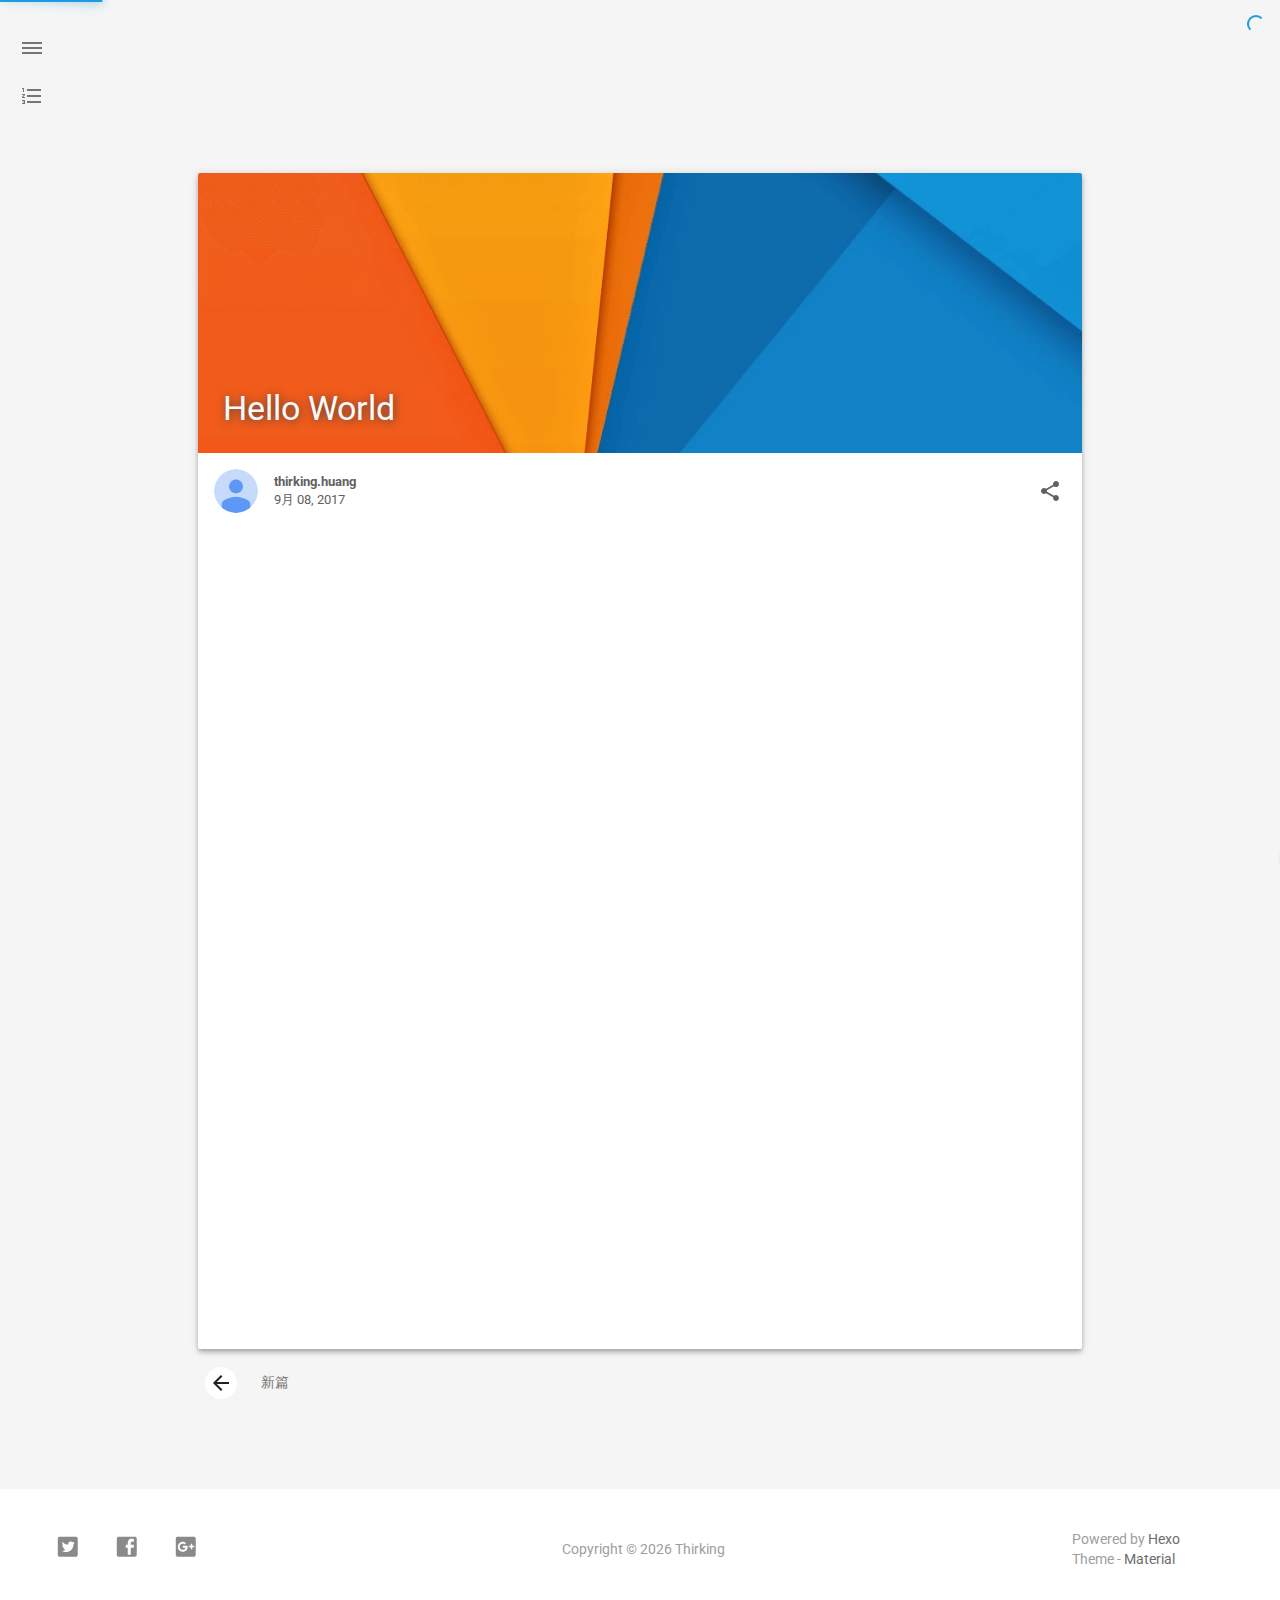
<file: 2017/09/08/hello-world/index.html>
<!DOCTYPE html>
<html style="display: none;" lang="zh">
    <head>
    <meta charset="utf-8">
    <!--
        © Material Theme
        https://github.com/viosey/hexo-theme-material
        Version: 1.5.0 -->
    <script>
        window.materialVersion = "1.5.0"
        // Delete localstorage with these tags
        window.oldVersion = [
            'codestartv1',
            '1.3.4',
            '1.4.0',
            '1.4.0b1'
        ]
    </script>

    <!-- dns prefetch -->
    <meta http-equiv="x-dns-prefetch-control" content="on">














    <!-- Title -->
    
    <title>
        
            Hello World | 
        
        Thirking
    </title>

    <!-- Meta & Info -->
    <meta http-equiv="X-UA-Compatible" content="IE=Edge,chrome=1">
    <meta name="viewport" content="width=device-width, initial-scale=1, user-scalable=no">
    <meta name="format-detection" content="telephone=no"/>
    <meta name="theme-color" content="#0097A7">
    <meta name="author" content="thirking.huang">
    <meta name="description" itemprop="description" content="">
    <meta name="keywords" content="">

    <!-- Import lsloader -->
    <script>(function(){window.lsloader={jsRunSequence:[],jsnamemap:{},cssnamemap:{}};lsloader.removeLS=function(key){try{localStorage.removeItem(key)}catch(e){}};lsloader.setLS=function(key,val){try{localStorage.setItem(key,val)}catch(e){}};lsloader.getLS=function(key){var val="";try{val=localStorage.getItem(key)}catch(e){val=""}return val};versionString="/*"+(window.materialVersion||"unknownVersion")+"*/";lsloader.clean=function(){try{var keys=[];for(var i=0;i<localStorage.length;i++){keys.push(localStorage.key(i))}keys.forEach(function(key){var data=lsloader.getLS(key);if(window.oldVersion){var remove=window.oldVersion.reduce(function(p,c){return p||data.indexOf("/*"+c+"*/")!==-1},false);if(remove){lsloader.removeLS(key)}}})}catch(e){}};lsloader.clean();lsloader.load=function(jsname,jspath,cssonload,isJs){if(typeof cssonload==="boolean"){isJs=cssonload;cssonload=undefined}isJs=isJs||false;cssonload=cssonload||function(){};var code;code=this.getLS(jsname);if(code&&code.indexOf(versionString)===-1){this.removeLS(jsname);this.requestResource(jsname,jspath,cssonload,isJs);return}if(code){var versionNumber=code.split(versionString)[0];if(versionNumber!=jspath){console.log("reload:"+jspath);this.removeLS(jsname);this.requestResource(jsname,jspath,cssonload,isJs);return}code=code.split(versionString)[1];if(isJs){this.jsRunSequence.push({name:jsname,code:code});this.runjs(jspath,jsname,code)}else{document.getElementById(jsname).appendChild(document.createTextNode(code));cssonload()}}else{this.requestResource(jsname,jspath,cssonload,isJs)}};lsloader.requestResource=function(name,path,cssonload,isJs){var that=this;if(isJs){this.iojs(path,name,function(path,name,code){that.setLS(name,path+versionString+code);that.runjs(path,name,code)})}else{this.iocss(path,name,function(code){document.getElementById(name).appendChild(document.createTextNode(code));that.setLS(name,path+versionString+code)},cssonload)}};lsloader.iojs=function(path,jsname,callback){var that=this;that.jsRunSequence.push({name:jsname,code:""});try{var xhr=new XMLHttpRequest;xhr.open("get",path,true);xhr.onreadystatechange=function(){if(xhr.readyState==4){if(xhr.status>=200&&xhr.status<300||xhr.status==304){if(xhr.response!=""){callback(path,jsname,xhr.response);return}}that.jsfallback(path,jsname)}};xhr.send(null)}catch(e){that.jsfallback(path,jsname)}};lsloader.iocss=function(path,jsname,callback,cssonload){var that=this;try{var xhr=new XMLHttpRequest;xhr.open("get",path,true);xhr.onreadystatechange=function(){if(xhr.readyState==4){if(xhr.status>=200&&xhr.status<300||xhr.status==304){if(xhr.response!=""){callback(xhr.response);cssonload();return}}that.cssfallback(path,jsname,cssonload)}};xhr.send(null)}catch(e){that.cssfallback(path,jsname,cssonload)}};lsloader.iofonts=function(path,jsname,callback,cssonload){var that=this;try{var xhr=new XMLHttpRequest;xhr.open("get",path,true);xhr.onreadystatechange=function(){if(xhr.readyState==4){if(xhr.status>=200&&xhr.status<300||xhr.status==304){if(xhr.response!=""){callback(xhr.response);cssonload();return}}that.cssfallback(path,jsname,cssonload)}};xhr.send(null)}catch(e){that.cssfallback(path,jsname,cssonload)}};lsloader.runjs=function(path,name,code){if(!!name&&!!code){for(var k in this.jsRunSequence){if(this.jsRunSequence[k].name==name){this.jsRunSequence[k].code=code}}}if(!!this.jsRunSequence[0]&&!!this.jsRunSequence[0].code&&this.jsRunSequence[0].status!="failed"){var script=document.createElement("script");script.appendChild(document.createTextNode(this.jsRunSequence[0].code));script.type="text/javascript";document.getElementsByTagName("head")[0].appendChild(script);this.jsRunSequence.shift();if(this.jsRunSequence.length>0){this.runjs()}}else if(!!this.jsRunSequence[0]&&this.jsRunSequence[0].status=="failed"){var that=this;var script=document.createElement("script");script.src=this.jsRunSequence[0].path;script.type="text/javascript";this.jsRunSequence[0].status="loading";script.onload=function(){that.jsRunSequence.shift();if(that.jsRunSequence.length>0){that.runjs()}};document.body.appendChild(script)}};lsloader.tagLoad=function(path,name){this.jsRunSequence.push({name:name,code:"",path:path,status:"failed"});this.runjs()};lsloader.jsfallback=function(path,name){if(!!this.jsnamemap[name]){return}else{this.jsnamemap[name]=name}for(var k in this.jsRunSequence){if(this.jsRunSequence[k].name==name){this.jsRunSequence[k].code="";this.jsRunSequence[k].status="failed";this.jsRunSequence[k].path=path}}this.runjs()};lsloader.cssfallback=function(path,name,cssonload){if(!!this.cssnamemap[name]){return}else{this.cssnamemap[name]=1}var link=document.createElement("link");link.type="text/css";link.href=path;link.rel="stylesheet";link.onload=link.onerror=cssonload;var root=document.getElementsByTagName("script")[0];root.parentNode.insertBefore(link,root)};lsloader.runInlineScript=function(scriptId,codeId){var code=document.getElementById(codeId).innerText;this.jsRunSequence.push({name:scriptId,code:code});this.runjs()};lsloader.loadCombo=function(jslist){var updateList="";var requestingModules={};for(var k in jslist){var LS=this.getLS(jslist[k].name);if(!!LS){var version=LS.split(versionString)[0];var code=LS.split(versionString)[1]}else{var version=""}if(version==jslist[k].path){this.jsRunSequence.push({name:jslist[k].name,code:code,path:jslist[k].path})}else{this.jsRunSequence.push({name:jslist[k].name,code:null,path:jslist[k].path,status:"comboloading"});requestingModules[jslist[k].name]=true;updateList+=(updateList==""?"":";")+jslist[k].path}}var that=this;if(!!updateList){var xhr=new XMLHttpRequest;xhr.open("get",combo+updateList,true);xhr.onreadystatechange=function(){if(xhr.readyState==4){if(xhr.status>=200&&xhr.status<300||xhr.status==304){if(xhr.response!=""){that.runCombo(xhr.response,requestingModules);return}}else{for(var i in that.jsRunSequence){if(requestingModules[that.jsRunSequence[i].name]){that.jsRunSequence[i].status="failed"}}that.runjs()}}};xhr.send(null)}this.runjs()};lsloader.runCombo=function(comboCode,requestingModules){comboCode=comboCode.split("/*combojs*/");comboCode.shift();for(var k in this.jsRunSequence){if(!!requestingModules[this.jsRunSequence[k].name]&&!!comboCode[0]){this.jsRunSequence[k].status="comboJS";this.jsRunSequence[k].code=comboCode[0];this.setLS(this.jsRunSequence[k].name,this.jsRunSequence[k].path+versionString+comboCode[0]);comboCode.shift()}}this.runjs()}})();</script>

    <!-- Import queue -->
    <script>function Queue(){this.dataStore=[];this.offer=b;this.poll=d;this.execNext=a;this.debug=false;this.startDebug=c;function b(e){if(this.debug){console.log("Offered a Queued Function.")}if(typeof e==="function"){this.dataStore.push(e)}else{console.log("You must offer a function.")}}function d(){if(this.debug){console.log("Polled a Queued Function.")}return this.dataStore.shift()}function a(){var e=this.poll();if(e!==undefined){if(this.debug){console.log("Run a Queued Function.")}e()}}function c(){this.debug=true}}var queue=new Queue();</script>

    <!-- Favicons -->
    <link rel="icon shortcut" type="image/ico" href="/img/favicon.png">
    <link rel="icon" sizes="192x192" href="/img/favicon.png">
    <link rel="apple-touch-icon" href="/img/favicon.png">

    <!--iOS -->
    <meta name="apple-mobile-web-app-title" content="Title">
    <meta name="apple-mobile-web-app-capable" content="yes">
    <meta name="apple-mobile-web-app-status-bar-style" content="black">
    <meta name="HandheldFriendly" content="True">
    <meta name="MobileOptimized" content="480">

    <!-- Add to homescreen for Chrome on Android -->
    <meta name="mobile-web-app-capable" content="yes">

    <!-- Add to homescreen for Safari on iOS -->
    <meta name="apple-mobile-web-app-capable" content="yes">
    <meta name="apple-mobile-web-app-status-bar-style" content="black">
    <meta name="apple-mobile-web-app-title" content="Thirking">

    <!-- Site Verification -->
    
    <meta name="baidu-site-verification" content="gzPQCgCfOe" />

    <!-- RSS -->
    

    <!--[if lte IE 9]>
        <link rel="stylesheet" href="/css/ie-blocker.css">

        
            <script src="/js/ie-blocker.zhCN.js"></script>
        
    <![endif]-->

    <!-- Import CSS -->
    
        <style id="material_css"></style><script>if(typeof window.lsLoadCSSMaxNums === "undefined")window.lsLoadCSSMaxNums = 0;window.lsLoadCSSMaxNums++;lsloader.load("material_css","/css/material.min.css?Z7a72R1E4SxzBKR/WGctOA==",function(){if(typeof window.lsLoadCSSNums === "undefined")window.lsLoadCSSNums = 0;window.lsLoadCSSNums++;if(window.lsLoadCSSNums == window.lsLoadCSSMaxNums)document.documentElement.style.display="";}, false)</script>
        <style id="style_css"></style><script>if(typeof window.lsLoadCSSMaxNums === "undefined")window.lsLoadCSSMaxNums = 0;window.lsLoadCSSMaxNums++;lsloader.load("style_css","/css/style.min.css?MKetZV3cUTfDxvMffaOezg==",function(){if(typeof window.lsLoadCSSNums === "undefined")window.lsLoadCSSNums = 0;window.lsLoadCSSNums++;if(window.lsLoadCSSNums == window.lsLoadCSSMaxNums)document.documentElement.style.display="";}, false)</script>

        

    

    

    <!-- Config CSS -->

<!-- Other Styles -->
<style>
  body, html {
    font-family: Roboto, "Helvetica Neue", Helvetica, "PingFang SC", "Hiragino Sans GB", "Microsoft YaHei", "微软雅黑", Arial, sans-serif;
    overflow-x: hidden !important;
  }
  
  code {
    font-family: Consolas, Monaco, 'Andale Mono', 'Ubuntu Mono', monospace;
  }

  a {
    color: #00838F;
  }

  .mdl-card__media,
  #search-label,
  #search-form-label:after,
  #scheme-Paradox .hot_tags-count,
  #scheme-Paradox .sidebar_archives-count,
  #scheme-Paradox .sidebar-colored .sidebar-header,
  #scheme-Paradox .sidebar-colored .sidebar-badge{
    background-color: #0097A7 !important;
  }

  /* Sidebar User Drop Down Menu Text Color */
  #scheme-Paradox .sidebar-colored .sidebar-nav>.dropdown>.dropdown-menu>li>a:hover,
  #scheme-Paradox .sidebar-colored .sidebar-nav>.dropdown>.dropdown-menu>li>a:focus {
    color: #0097A7 !important;
  }

  #post_entry-right-info,
  .sidebar-colored .sidebar-nav li:hover > a,
  .sidebar-colored .sidebar-nav li:hover > a i,
  .sidebar-colored .sidebar-nav li > a:hover,
  .sidebar-colored .sidebar-nav li > a:hover i,
  .sidebar-colored .sidebar-nav li > a:focus i,
  .sidebar-colored .sidebar-nav > .open > a,
  .sidebar-colored .sidebar-nav > .open > a:hover,
  .sidebar-colored .sidebar-nav > .open > a:focus,
  #ds-reset #ds-ctx .ds-ctx-entry .ds-ctx-head a {
    color: #0097A7 !important;
  }

  .toTop {
    background: #757575 !important;
  }

  .material-layout .material-post>.material-nav,
  .material-layout .material-index>.material-nav,
  .material-nav a {
    color: #757575;
  }

  #scheme-Paradox .MD-burger-layer {
    background-color: #757575;
  }

  #scheme-Paradox #post-toc-trigger-btn {
    color: #757575;
  }

  .post-toc a:hover {
    color: #00838F;
    text-decoration: underline;
  }

</style>


<!-- Theme Background Related-->

    <style>
      body{
        background-color: #F5F5F5;
      }

      /* blog_info bottom background */
      #scheme-Paradox .material-layout .something-else .mdl-card__supporting-text{
        background-color: #fff;
      }
    </style>




<!-- Fade Effect -->

    <style>
      .fade {
        transition: all 800ms linear;
        -webkit-transform: translate3d(0,0,0);
        -moz-transform: translate3d(0,0,0);
        -ms-transform: translate3d(0,0,0);
        -o-transform: translate3d(0,0,0);
        transform: translate3d(0,0,0);
        opacity: 1;
      }

      .fade.out{
        opacity: 0;
      }
    </style>


<!-- Import Font -->
<!-- Import Roboto -->

    <link href="https://fonts.googleapis.com/css?family=Roboto:300,400,500" rel="stylesheet">


<!-- Import Material Icon -->

    <link href="https://fonts.googleapis.com/icon?family=Material+Icons" rel="stylesheet">




    <!-- Import jQuery -->
    
        <script>lsloader.load("jq_js","/js/jquery.min.js?qcusAULNeBksqffqUM2+Ig==", true)</script>
    

    <!-- The Open Graph protocol -->
    <meta property="og:url" content="http://yoursite.com">
    <meta property="og:type" content="blog">
    <meta property="og:title" content="Hello World | Thirking">
    <meta property="og:image" content="http://yoursite.com/img/favicon.png" />
    <meta property="og:description" content="">
    

    
        <meta property="article:published_time" content="Fri Sep 08 2017 22:46:44 GMT+0800" />
        <meta property="article:modified_time" content="Fri Sep 08 2017 22:46:44 GMT+0800" />
    

    <!-- The Twitter Card protocol -->
    <meta name="twitter:title" content="Hello World | Thirking">
    <meta name="twitter:description" content="">
    <meta name="twitter:image" content="http://yoursite.com/img/favicon.png">
    <meta name="twitter:card" content="summary_large_image" />
    <meta name="twitter:url" content="http://yoursite.com" />

    <!-- Add canonical link for SEO -->
    
        <link rel="canonical" href="http://yoursite.com/2017/09/08/hello-world/index.html" />
    

    <!-- Structured-data for SEO -->
    
        


<script type="application/ld+json">
{
    "@context": "https://schema.org",
    "@type": "BlogPosting",
    "mainEntityOfPage": "http://yoursite.com/2017/09/08/hello-world/index.html",
    "headline": "Hello World",
    "datePublished": "Fri Sep 08 2017 22:46:44 GMT+0800",
    "dateModified": "Fri Sep 08 2017 22:46:44 GMT+0800",
    "author": {
        "@type": "Person",
        "name": "thirking.huang",
        "image": {
            "@type": "ImageObject",
            "url": "/img/avatar.png"
        },
        "description": "Hi, nice to meet you"
    },
    "publisher": {
        "@type": "Organization",
        "name": "Thirking",
        "logo": {
            "@type":"ImageObject",
            "url": "/img/favicon.png"
        }
    },
    "keywords": "",
    "description": "",
}
</script>


    

    <!-- Analytics -->
    
    
    

    <!-- Custom Head -->
    

</head>


    
        <body id="scheme-Paradox" class="lazy">
            <div class="material-layout  mdl-js-layout has-drawer is-upgraded">
                

                <!-- Main Container -->
                <main class="material-layout__content" id="main">

                    <!-- Top Anchor -->
                    <div id="top"></div>

                    
                        <!-- Hamburger Button -->
                        <button class="MD-burger-icon sidebar-toggle">
                            <span class="MD-burger-layer"></span>
                        </button>
                    

                    <!-- Post TOC -->

    
    <!-- Back Button -->
    <!--
    <div class="material-back" id="backhome-div" tabindex="0">
        <a class="mdl-button mdl-js-button mdl-js-ripple-effect mdl-button--icon"
           href="#" onclick="window.history.back();return false;"
           target="_self"
           role="button"
           data-upgraded=",MaterialButton,MaterialRipple">
            <i class="material-icons" role="presentation">arrow_back</i>
            <span class="mdl-button__ripple-container">
                <span class="mdl-ripple"></span>
            </span>
        </a>
    </div>
    -->


    <!-- Left aligned menu below button -->
    
    
    <button id="post-toc-trigger-btn"
        class="mdl-button mdl-js-button mdl-button--icon">
        <i class="material-icons">format_list_numbered</i>
    </button>

    <ul class="post-toc-wrap mdl-menu mdl-menu--bottom-left mdl-js-menu mdl-js-ripple-effect" for="post-toc-trigger-btn" style="max-height:80vh; overflow-y:scroll;">
        <ol class="post-toc"><li class="post-toc-item post-toc-level-2"><a class="post-toc-link" href="#Quick-Start"><span class="post-toc-number">1.</span> <span class="post-toc-text">Quick Start</span></a><ol class="post-toc-child"><li class="post-toc-item post-toc-level-3"><a class="post-toc-link" href="#Create-a-new-post"><span class="post-toc-number">1.1.</span> <span class="post-toc-text">Create a new post</span></a></li><li class="post-toc-item post-toc-level-3"><a class="post-toc-link" href="#Run-server"><span class="post-toc-number">1.2.</span> <span class="post-toc-text">Run server</span></a></li><li class="post-toc-item post-toc-level-3"><a class="post-toc-link" href="#Generate-static-files"><span class="post-toc-number">1.3.</span> <span class="post-toc-text">Generate static files</span></a></li><li class="post-toc-item post-toc-level-3"><a class="post-toc-link" href="#Deploy-to-remote-sites"><span class="post-toc-number">1.4.</span> <span class="post-toc-text">Deploy to remote sites</span></a></li></ol></li></ol>
    </ul>
    




<!-- Layouts -->

    <!-- Post Module -->
    <div class="material-post_container">

        <div class="material-post mdl-grid">
            <div class="mdl-card mdl-shadow--4dp mdl-cell mdl-cell--12-col">

                <!-- Post Header(Thumbnail & Title) -->
                
    <!-- Paradox Post Header -->
    
        
            <!-- Random Thumbnail -->
            <div class="post_thumbnail-random mdl-card__media mdl-color-text--grey-50">
            <script type="text/ls-javascript" id="post-thumbnail-script">
    var randomNum = Math.floor(Math.random() * 19 + 1);

    $('.post_thumbnail-random').attr('data-original', '/img/random/material-' + randomNum + '.png');
    $('.post_thumbnail-random').addClass('lazy');
</script>

        
    
            <p class="article-headline-p">
                Hello World
            </p>
        </div>





                
                    <!-- Paradox Post Info -->
                    <div class="mdl-color-text--grey-700 mdl-card__supporting-text meta">

    <!-- Author Avatar -->
    <div id="author-avatar">
        <img src="/img/avatar.png" width="44px" height="44px" alt="Author Avatar"/>
    </div>
    <!-- Author Name & Date -->
    <div>
        <strong>thirking.huang</strong>
        <span>9月 08, 2017</span>
    </div>

    <div class="section-spacer"></div>

    <!-- Favorite -->
    <!--
        <button id="article-functions-like-button" class="mdl-button mdl-js-button mdl-js-ripple-effect mdl-button--icon btn-like">
            <i class="material-icons" role="presentation">favorite</i>
            <span class="visuallyhidden">favorites</span>
        </button>
    -->

    <!-- Qrcode -->
    

    <!-- Tags (bookmark) -->
    

    <!-- Share -->
    <button id="article-fuctions-share-button" class="mdl-button mdl-js-button mdl-js-ripple-effect mdl-button--icon">
    <i class="material-icons" role="presentation">share</i>
    <span class="visuallyhidden">share</span>
</button>
<ul class="mdl-menu mdl-menu--bottom-right mdl-js-menu mdl-js-ripple-effect" for="article-fuctions-share-button">
    

    

    <!-- Share Weibo -->
    
        <a class="post_share-link" href="http://service.weibo.com/share/share.php?appkey=&title=Hello World&url=http://yoursite.com/2017/09/08/hello-world/index.html&pic=http://yoursite.com/img/favicon.png&searchPic=false&style=simple" target="_blank">
            <li class="mdl-menu__item">
                分享到微博
            </li>
        </a>
    

    <!-- Share Twitter -->
    

    <!-- Share Facebook -->
    

    <!-- Share Google+ -->
    

    <!-- Share LinkedIn -->
    

    <!-- Share QQ -->
    
        <a class="post_share-link" href="http://connect.qq.com/widget/shareqq/index.html?site=Thirking&title=Hello World&summary=&pics=http://yoursite.com/img/favicon.png&url=http://yoursite.com/2017/09/08/hello-world/index.html" target="_blank">
            <li class="mdl-menu__item">
                分享到 QQ
            </li>
        </a>
    

    <!-- Share Telegram -->
    
</ul>

</div>

                

                <!-- Post Content -->
                <div id="post-content" class="mdl-color-text--grey-700 mdl-card__supporting-text fade out">
    
        <p>Welcome to <a href="https://hexo.io/" target="_blank" rel="external">Hexo</a>! This is your very first post. Check <a href="https://hexo.io/docs/" target="_blank" rel="external">documentation</a> for more info. If you get any problems when using Hexo, you can find the answer in <a href="https://hexo.io/docs/troubleshooting.html" target="_blank" rel="external">troubleshooting</a> or you can ask me on <a href="https://github.com/hexojs/hexo/issues" target="_blank" rel="external">GitHub</a>.</p>
<h2 id="Quick-Start"><a href="#Quick-Start" class="headerlink" title="Quick Start"></a>Quick Start</h2><h3 id="Create-a-new-post"><a href="#Create-a-new-post" class="headerlink" title="Create a new post"></a>Create a new post</h3><figure class="highlight bash"><table><tr><td class="gutter"><pre><div class="line">1</div></pre></td><td class="code"><pre><div class="line">$ hexo new <span class="string">"My New Post"</span></div></pre></td></tr></table></figure>
<p>More info: <a href="https://hexo.io/docs/writing.html" target="_blank" rel="external">Writing</a></p>
<h3 id="Run-server"><a href="#Run-server" class="headerlink" title="Run server"></a>Run server</h3><figure class="highlight bash"><table><tr><td class="gutter"><pre><div class="line">1</div></pre></td><td class="code"><pre><div class="line">$ hexo server</div></pre></td></tr></table></figure>
<p>More info: <a href="https://hexo.io/docs/server.html" target="_blank" rel="external">Server</a></p>
<h3 id="Generate-static-files"><a href="#Generate-static-files" class="headerlink" title="Generate static files"></a>Generate static files</h3><figure class="highlight bash"><table><tr><td class="gutter"><pre><div class="line">1</div></pre></td><td class="code"><pre><div class="line">$ hexo generate</div></pre></td></tr></table></figure>
<p>More info: <a href="https://hexo.io/docs/generating.html" target="_blank" rel="external">Generating</a></p>
<h3 id="Deploy-to-remote-sites"><a href="#Deploy-to-remote-sites" class="headerlink" title="Deploy to remote sites"></a>Deploy to remote sites</h3><figure class="highlight bash"><table><tr><td class="gutter"><pre><div class="line">1</div></pre></td><td class="code"><pre><div class="line">$ hexo deploy</div></pre></td></tr></table></figure>
<p>More info: <a href="https://hexo.io/docs/deployment.html" target="_blank" rel="external">Deployment</a></p>

        
    

    
</div>


                

                <!-- Post Comments -->
                
                    
                
            </div>

            <!-- Post Prev & Next Nav -->
            <nav class="material-nav mdl-color-text--grey-50 mdl-cell mdl-cell--12-col">
    <!-- Prev Nav -->
    
        <a href="/2017/09/09/HelloEveryone/" id="post_nav-newer" class="prev-content">
            <button class="mdl-button mdl-js-button mdl-js-ripple-effect mdl-button--icon mdl-color--white mdl-color-text--grey-900" role="presentation">
                <i class="material-icons">arrow_back</i>
            </button>
            &nbsp;&nbsp;&nbsp;&nbsp;&nbsp;&nbsp;
            新篇
        </a>
    

    <!-- Section Spacer -->
    <div class="section-spacer"></div>

    <!-- Next Nav -->
    
</nav>

        </div>
    </div>



                    
                        <!-- Overlay For Active Sidebar -->
<div class="sidebar-overlay"></div>

<!-- Material sidebar -->
<aside id="sidebar" class="sidebar sidebar-colored sidebar-fixed-left" role="navigation">
    <div id="sidebar-main">
        <!-- Sidebar Header -->
        <div class="sidebar-header header-cover" style="background-image: url(/img/sidebar_header.png);">
    <!-- Top bar -->
    <div class="top-bar"></div>

    <!-- Sidebar toggle button -->
    <button type="button" class="sidebar-toggle mdl-button mdl-js-button mdl-js-ripple-effect mdl-button--icon" style="display: initial;" data-upgraded=",MaterialButton,MaterialRipple">
        <i class="material-icons">clear_all</i>
        <span class="mdl-button__ripple-container">
            <span class="mdl-ripple">
            </span>
        </span>
    </button>

    <!-- Sidebar Avatar -->
    <div class="sidebar-image">
        <img src="/img/avatar.png" alt="thirking.huang's avatar">
    </div>

    <!-- Sidebar Email -->
    <a data-toggle="dropdown" class="sidebar-brand" href="#settings-dropdown">
        979339510@qq.com
        <b class="caret"></b>
    </a>
</div>


        <!-- Sidebar Navigation  -->
        <ul class="nav sidebar-nav">
    <!-- User dropdown  -->
    <li class="dropdown">
        <ul id="settings-dropdown" class="dropdown-menu">
            
                <li>
                    <a href="#" target="_blank" title="Email Me">
                        
                            <i class="material-icons sidebar-material-icons sidebar-indent-left1pc-element">email</i>
                        
                        Email Me
                    </a>
                </li>
            
        </ul>
    </li>

    <!-- Homepage -->
    
        <li id="sidebar-first-li">
            <a href="/">
                
                    <i class="material-icons sidebar-material-icons">home</i>
                
                主页
            </a>
        </li>
        
    

    <!-- Archives  -->
    
        <li class="dropdown">
            <a href="#" class="ripple-effect dropdown-toggle" data-toggle="dropdown">
                
                    <i class="material-icons sidebar-material-icons">inbox</i>
                
                    归档
                <b class="caret"></b>
            </a>
            <ul class="dropdown-menu">
            <li>
                <a class="sidebar_archives-link" href="/archives/2017/09/">九月 2017<span class="sidebar_archives-count">3</span></a>
            </ul>
        </li>
        
    

    <!-- Categories  -->
    

    <!-- Pages  -->
    
        <li>
            <a href="/gallery" title="相册">
                
                    <i class="material-icons sidebar-material-icons">collections</i>
                
                相册
            </a>
        </li>
        
    
        <li>
            <a href="/about" title="关于">
                
                    <i class="material-icons sidebar-material-icons">person</i>
                
                关于
            </a>
        </li>
        
    

    <!-- Article Number  -->
    
</ul>


        <!-- Sidebar Footer -->
        <!--
I'm glad you use this theme, the development is no so easy, I hope you can keep the copyright, I will thank you so much.
If you still want to delete the copyrights, could you still retain the first one? Which namely "Theme Material"
It will not impact the appearance and can give developers a lot of support :)

很高兴您使用并喜欢该主题，开发不易 十分谢谢与希望您可以保留一下版权声明。
如果您仍然想删除的话 能否只保留第一项呢？即 "Theme Material"
它不会影响美观并可以给开发者很大的支持和动力。 :)
-->

<!-- Sidebar Divider -->

    <div class="sidebar-divider"></div>


<!-- Theme Material -->

    <a href="https://github.com/viosey/hexo-theme-material"  class="sidebar-footer-text-a" target="_blank">
        <div class="sidebar-text mdl-button mdl-js-button mdl-js-ripple-effect sidebar-footer-text-div" data-upgraded=",MaterialButton,MaterialRipple">
            主题 - Material
            <span class="sidebar-badge badge-circle">i</span>
        </div>
    </a>


<!-- Help & Support -->
<!--

-->

<!-- Feedback -->
<!--

-->

<!-- About Theme -->
<!--

-->

    </div>

    <!-- Sidebar Image -->
    

</aside>

                    

                    
                        <!-- Footer Top Button -->
                        <div id="back-to-top" class="toTop-wrap">
    <a href="#top" class="toTop">
        <i class="material-icons footer_top-i">expand_less</i>
    </a>
</div>

                    

                    <!--Footer-->
<footer class="mdl-mini-footer" id="bottom">
    
        <!-- Paradox Footer Left Section -->
        <div class="mdl-mini-footer--left-section sns-list">
    <!-- Twitter -->
    
        <a href="https://twitter.com/twitter" target="_blank">
            <button class="mdl-mini-footer--social-btn social-btn footer-sns-twitter">
                <span class="visuallyhidden">Twitter</span>
            </button><!--
     --></a>
    

    <!-- Facebook -->
    
        <a href="https://www.facebook.com/facebook" target="_blank">
            <button class="mdl-mini-footer--social-btn social-btn footer-sns-facebook">
                <span class="visuallyhidden">Facebook</span>
            </button><!--
     --></a>
    

    <!-- Google + -->
    
        <a href="https://www.google.com/" target="_blank">
            <button class="mdl-mini-footer--social-btn social-btn footer-sns-gplus">
                <span class="visuallyhidden">Google Plus</span>
            </button><!--
     --></a>
    

    <!-- Weibo -->
    

    <!-- Instagram -->
    

    <!-- Tumblr -->
    

    <!-- Github -->
    

    <!-- LinkedIn -->
    

    <!-- Zhihu -->
    

    <!-- Bilibili -->
    

    <!-- Telegram -->
    
    
    <!-- V2EX -->
    
</div>


        <!--Copyright-->
        <div id="copyright">
            Copyright&nbsp;©<script type="text/javascript">var fd = new Date();document.write("&nbsp;" + fd.getFullYear() + "&nbsp;");</script>Thirking
            
        </div>

        <!-- Paradox Footer Right Section -->

        <!--
        I am glad you use this theme, the development is no so easy, I hope you can keep the copyright.
        It will not impact the appearance and can give developers a lot of support :)

        很高兴您使用该主题，开发不易，希望您可以保留一下版权声明。
        它不会影响美观并可以给开发者很大的支持。 :)
        -->

        <div class="mdl-mini-footer--right-section">
            <div>
                <div class="footer-develop-div">Powered by <a href="https://hexo.io" target="_blank" class="footer-develop-a">Hexo</a></div>
                <div class="footer-develop-div">Theme - <a href="https://github.com/viosey/hexo-theme-material" target="_blank" class="footer-develop-a">Material</a></div>
            </div>
        </div>
    
</footer>


                    <!-- Import JS File -->

    <script>lsloader.load("lazyload_js","/js/lazyload.min.js?1BcfzuNXqV+ntF6gq+5X3Q==", true)</script>



    <script>lsloader.load("js_js","/js/js.min.js?V/53wGualMuiPM3xoetD5Q==", true)</script>



    <script>lsloader.load("np_js","/js/nprogress.js?pl3Qhb9lvqR1FlyLUna1Yw==", true)</script>


<script type="text/ls-javascript" id="NProgress-script">
    NProgress.configure({
        showSpinner: true
    });
    NProgress.start();
    $('#nprogress .bar').css({
        'background': '#29d'
    });
    $('#nprogress .peg').css({
        'box-shadow': '0 0 10px #29d, 0 0 15px #29d'
    });
    $('#nprogress .spinner-icon').css({
        'border-top-color': '#29d',
        'border-left-color': '#29d'
    });
    setTimeout(function() {
        NProgress.done();
        $('.fade').removeClass('out');
    }, 800);
</script>













<!-- UC Browser Compatible -->
<script>
	var agent = navigator.userAgent.toLowerCase();
	if(agent.indexOf('ucbrowser')>0) {
		document.write('<link rel="stylesheet" href="/css/uc.css">');
	   alert('由于 UC 浏览器使用极旧的内核，而本网站使用了一些新的特性。\n为了您能更好的浏览，推荐使用 Chrome 或 Firefox 浏览器。');
	}
</script>

<!-- Import prettify js  -->



<!-- Window Load -->
<!-- add class for prettify -->
<script type="text/ls-javascript" id="window-load">
    $(window).on('load', function() {
        // Post_Toc parent position fixed
        $('.post-toc-wrap').parent('.mdl-menu__container').css('position', 'fixed');
    });

    
    
</script>

<!-- MathJax Load-->


<!-- Bing Background -->


<script type="text/ls-javascript" id="lazy-load">
    // Offer LazyLoad
    queue.offer(function(){
        $('.lazy').lazyload({
            effect : 'show'
        });
    });

    // Start Queue
    $(document).ready(function(){
        setInterval(function(){
            queue.execNext();
        },200);
    });
</script>

<!-- Custom Footer -->



<script>
    (function(){
        var scriptList = document.querySelectorAll('script[type="text/ls-javascript"]')

        for (var i = 0; i < scriptList.length; ++i) {
            var item = scriptList[i];
            lsloader.runInlineScript(item.id,item.id);
        }
    })()
console.log('\n %c © Material Theme | Version: 1.5.0 | https://github.com/viosey/hexo-theme-material %c \n', 'color:#455a64;background:#e0e0e0;padding:5px 0;border-top-left-radius:5px;border-bottom-left-radius:5px;', 'color:#455a64;background:#e0e0e0;padding:5px 0;border-top-right-radius:5px;border-bottom-right-radius:5px;');
</script>

                </main>
            </div>
        </body>
    
</html>
</file>
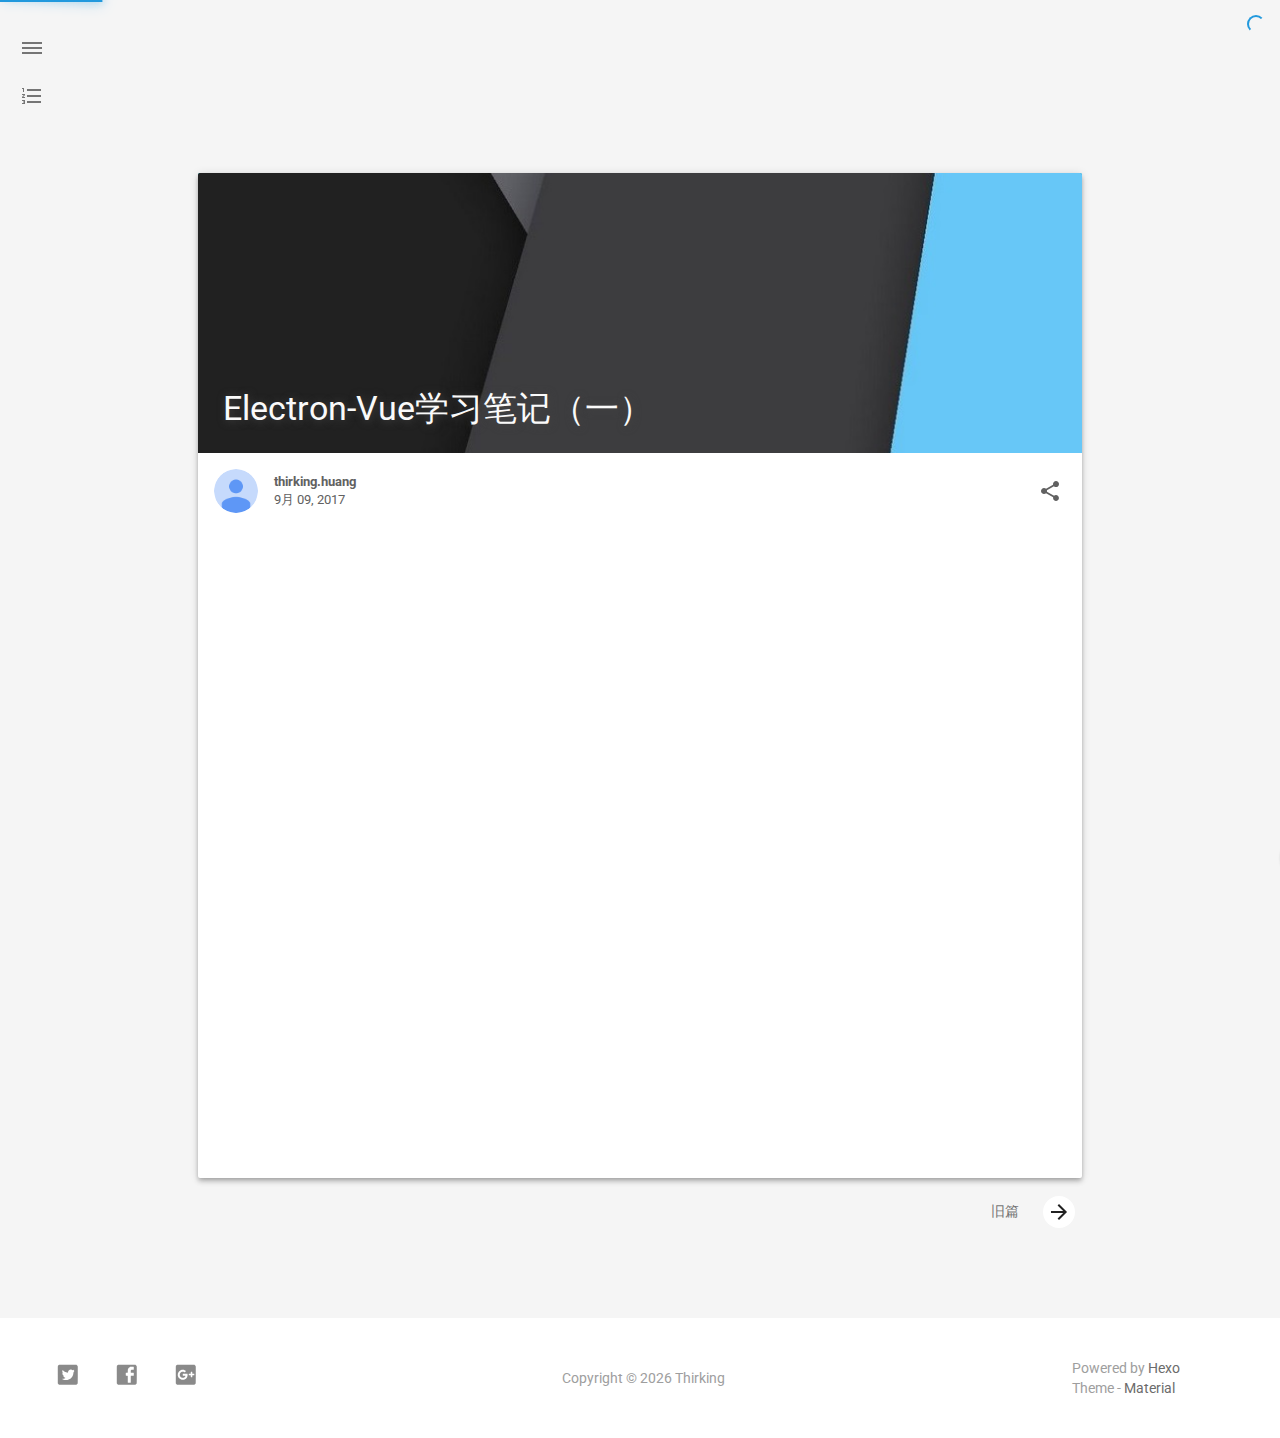
<file: 2017/09/09/Electron-Vue学习笔记/index.html>
<!DOCTYPE html>
<html style="display: none;" lang="zh">
    <head>
    <meta charset="utf-8">
    <!--
        © Material Theme
        https://github.com/viosey/hexo-theme-material
        Version: 1.5.0 -->
    <script>
        window.materialVersion = "1.5.0"
        // Delete localstorage with these tags
        window.oldVersion = [
            'codestartv1',
            '1.3.4',
            '1.4.0',
            '1.4.0b1'
        ]
    </script>

    <!-- dns prefetch -->
    <meta http-equiv="x-dns-prefetch-control" content="on">














    <!-- Title -->
    
    <title>
        
            Electron-Vue学习笔记（一） | 
        
        Thirking
    </title>

    <!-- Meta & Info -->
    <meta http-equiv="X-UA-Compatible" content="IE=Edge,chrome=1">
    <meta name="viewport" content="width=device-width, initial-scale=1, user-scalable=no">
    <meta name="format-detection" content="telephone=no"/>
    <meta name="theme-color" content="#0097A7">
    <meta name="author" content="thirking.huang">
    <meta name="description" itemprop="description" content="">
    <meta name="keywords" content="">

    <!-- Import lsloader -->
    <script>(function(){window.lsloader={jsRunSequence:[],jsnamemap:{},cssnamemap:{}};lsloader.removeLS=function(key){try{localStorage.removeItem(key)}catch(e){}};lsloader.setLS=function(key,val){try{localStorage.setItem(key,val)}catch(e){}};lsloader.getLS=function(key){var val="";try{val=localStorage.getItem(key)}catch(e){val=""}return val};versionString="/*"+(window.materialVersion||"unknownVersion")+"*/";lsloader.clean=function(){try{var keys=[];for(var i=0;i<localStorage.length;i++){keys.push(localStorage.key(i))}keys.forEach(function(key){var data=lsloader.getLS(key);if(window.oldVersion){var remove=window.oldVersion.reduce(function(p,c){return p||data.indexOf("/*"+c+"*/")!==-1},false);if(remove){lsloader.removeLS(key)}}})}catch(e){}};lsloader.clean();lsloader.load=function(jsname,jspath,cssonload,isJs){if(typeof cssonload==="boolean"){isJs=cssonload;cssonload=undefined}isJs=isJs||false;cssonload=cssonload||function(){};var code;code=this.getLS(jsname);if(code&&code.indexOf(versionString)===-1){this.removeLS(jsname);this.requestResource(jsname,jspath,cssonload,isJs);return}if(code){var versionNumber=code.split(versionString)[0];if(versionNumber!=jspath){console.log("reload:"+jspath);this.removeLS(jsname);this.requestResource(jsname,jspath,cssonload,isJs);return}code=code.split(versionString)[1];if(isJs){this.jsRunSequence.push({name:jsname,code:code});this.runjs(jspath,jsname,code)}else{document.getElementById(jsname).appendChild(document.createTextNode(code));cssonload()}}else{this.requestResource(jsname,jspath,cssonload,isJs)}};lsloader.requestResource=function(name,path,cssonload,isJs){var that=this;if(isJs){this.iojs(path,name,function(path,name,code){that.setLS(name,path+versionString+code);that.runjs(path,name,code)})}else{this.iocss(path,name,function(code){document.getElementById(name).appendChild(document.createTextNode(code));that.setLS(name,path+versionString+code)},cssonload)}};lsloader.iojs=function(path,jsname,callback){var that=this;that.jsRunSequence.push({name:jsname,code:""});try{var xhr=new XMLHttpRequest;xhr.open("get",path,true);xhr.onreadystatechange=function(){if(xhr.readyState==4){if(xhr.status>=200&&xhr.status<300||xhr.status==304){if(xhr.response!=""){callback(path,jsname,xhr.response);return}}that.jsfallback(path,jsname)}};xhr.send(null)}catch(e){that.jsfallback(path,jsname)}};lsloader.iocss=function(path,jsname,callback,cssonload){var that=this;try{var xhr=new XMLHttpRequest;xhr.open("get",path,true);xhr.onreadystatechange=function(){if(xhr.readyState==4){if(xhr.status>=200&&xhr.status<300||xhr.status==304){if(xhr.response!=""){callback(xhr.response);cssonload();return}}that.cssfallback(path,jsname,cssonload)}};xhr.send(null)}catch(e){that.cssfallback(path,jsname,cssonload)}};lsloader.iofonts=function(path,jsname,callback,cssonload){var that=this;try{var xhr=new XMLHttpRequest;xhr.open("get",path,true);xhr.onreadystatechange=function(){if(xhr.readyState==4){if(xhr.status>=200&&xhr.status<300||xhr.status==304){if(xhr.response!=""){callback(xhr.response);cssonload();return}}that.cssfallback(path,jsname,cssonload)}};xhr.send(null)}catch(e){that.cssfallback(path,jsname,cssonload)}};lsloader.runjs=function(path,name,code){if(!!name&&!!code){for(var k in this.jsRunSequence){if(this.jsRunSequence[k].name==name){this.jsRunSequence[k].code=code}}}if(!!this.jsRunSequence[0]&&!!this.jsRunSequence[0].code&&this.jsRunSequence[0].status!="failed"){var script=document.createElement("script");script.appendChild(document.createTextNode(this.jsRunSequence[0].code));script.type="text/javascript";document.getElementsByTagName("head")[0].appendChild(script);this.jsRunSequence.shift();if(this.jsRunSequence.length>0){this.runjs()}}else if(!!this.jsRunSequence[0]&&this.jsRunSequence[0].status=="failed"){var that=this;var script=document.createElement("script");script.src=this.jsRunSequence[0].path;script.type="text/javascript";this.jsRunSequence[0].status="loading";script.onload=function(){that.jsRunSequence.shift();if(that.jsRunSequence.length>0){that.runjs()}};document.body.appendChild(script)}};lsloader.tagLoad=function(path,name){this.jsRunSequence.push({name:name,code:"",path:path,status:"failed"});this.runjs()};lsloader.jsfallback=function(path,name){if(!!this.jsnamemap[name]){return}else{this.jsnamemap[name]=name}for(var k in this.jsRunSequence){if(this.jsRunSequence[k].name==name){this.jsRunSequence[k].code="";this.jsRunSequence[k].status="failed";this.jsRunSequence[k].path=path}}this.runjs()};lsloader.cssfallback=function(path,name,cssonload){if(!!this.cssnamemap[name]){return}else{this.cssnamemap[name]=1}var link=document.createElement("link");link.type="text/css";link.href=path;link.rel="stylesheet";link.onload=link.onerror=cssonload;var root=document.getElementsByTagName("script")[0];root.parentNode.insertBefore(link,root)};lsloader.runInlineScript=function(scriptId,codeId){var code=document.getElementById(codeId).innerText;this.jsRunSequence.push({name:scriptId,code:code});this.runjs()};lsloader.loadCombo=function(jslist){var updateList="";var requestingModules={};for(var k in jslist){var LS=this.getLS(jslist[k].name);if(!!LS){var version=LS.split(versionString)[0];var code=LS.split(versionString)[1]}else{var version=""}if(version==jslist[k].path){this.jsRunSequence.push({name:jslist[k].name,code:code,path:jslist[k].path})}else{this.jsRunSequence.push({name:jslist[k].name,code:null,path:jslist[k].path,status:"comboloading"});requestingModules[jslist[k].name]=true;updateList+=(updateList==""?"":";")+jslist[k].path}}var that=this;if(!!updateList){var xhr=new XMLHttpRequest;xhr.open("get",combo+updateList,true);xhr.onreadystatechange=function(){if(xhr.readyState==4){if(xhr.status>=200&&xhr.status<300||xhr.status==304){if(xhr.response!=""){that.runCombo(xhr.response,requestingModules);return}}else{for(var i in that.jsRunSequence){if(requestingModules[that.jsRunSequence[i].name]){that.jsRunSequence[i].status="failed"}}that.runjs()}}};xhr.send(null)}this.runjs()};lsloader.runCombo=function(comboCode,requestingModules){comboCode=comboCode.split("/*combojs*/");comboCode.shift();for(var k in this.jsRunSequence){if(!!requestingModules[this.jsRunSequence[k].name]&&!!comboCode[0]){this.jsRunSequence[k].status="comboJS";this.jsRunSequence[k].code=comboCode[0];this.setLS(this.jsRunSequence[k].name,this.jsRunSequence[k].path+versionString+comboCode[0]);comboCode.shift()}}this.runjs()}})();</script>

    <!-- Import queue -->
    <script>function Queue(){this.dataStore=[];this.offer=b;this.poll=d;this.execNext=a;this.debug=false;this.startDebug=c;function b(e){if(this.debug){console.log("Offered a Queued Function.")}if(typeof e==="function"){this.dataStore.push(e)}else{console.log("You must offer a function.")}}function d(){if(this.debug){console.log("Polled a Queued Function.")}return this.dataStore.shift()}function a(){var e=this.poll();if(e!==undefined){if(this.debug){console.log("Run a Queued Function.")}e()}}function c(){this.debug=true}}var queue=new Queue();</script>

    <!-- Favicons -->
    <link rel="icon shortcut" type="image/ico" href="/img/favicon.png">
    <link rel="icon" sizes="192x192" href="/img/favicon.png">
    <link rel="apple-touch-icon" href="/img/favicon.png">

    <!--iOS -->
    <meta name="apple-mobile-web-app-title" content="Title">
    <meta name="apple-mobile-web-app-capable" content="yes">
    <meta name="apple-mobile-web-app-status-bar-style" content="black">
    <meta name="HandheldFriendly" content="True">
    <meta name="MobileOptimized" content="480">

    <!-- Add to homescreen for Chrome on Android -->
    <meta name="mobile-web-app-capable" content="yes">

    <!-- Add to homescreen for Safari on iOS -->
    <meta name="apple-mobile-web-app-capable" content="yes">
    <meta name="apple-mobile-web-app-status-bar-style" content="black">
    <meta name="apple-mobile-web-app-title" content="Thirking">

    <!-- Site Verification -->
    
    <meta name="baidu-site-verification" content="gzPQCgCfOe" />

    <!-- RSS -->
    

    <!--[if lte IE 9]>
        <link rel="stylesheet" href="/css/ie-blocker.css">

        
            <script src="/js/ie-blocker.zhCN.js"></script>
        
    <![endif]-->

    <!-- Import CSS -->
    
        <style id="material_css"></style><script>if(typeof window.lsLoadCSSMaxNums === "undefined")window.lsLoadCSSMaxNums = 0;window.lsLoadCSSMaxNums++;lsloader.load("material_css","/css/material.min.css?Z7a72R1E4SxzBKR/WGctOA==",function(){if(typeof window.lsLoadCSSNums === "undefined")window.lsLoadCSSNums = 0;window.lsLoadCSSNums++;if(window.lsLoadCSSNums == window.lsLoadCSSMaxNums)document.documentElement.style.display="";}, false)</script>
        <style id="style_css"></style><script>if(typeof window.lsLoadCSSMaxNums === "undefined")window.lsLoadCSSMaxNums = 0;window.lsLoadCSSMaxNums++;lsloader.load("style_css","/css/style.min.css?MKetZV3cUTfDxvMffaOezg==",function(){if(typeof window.lsLoadCSSNums === "undefined")window.lsLoadCSSNums = 0;window.lsLoadCSSNums++;if(window.lsLoadCSSNums == window.lsLoadCSSMaxNums)document.documentElement.style.display="";}, false)</script>

        

    

    

    <!-- Config CSS -->

<!-- Other Styles -->
<style>
  body, html {
    font-family: Roboto, "Helvetica Neue", Helvetica, "PingFang SC", "Hiragino Sans GB", "Microsoft YaHei", "微软雅黑", Arial, sans-serif;
    overflow-x: hidden !important;
  }
  
  code {
    font-family: Consolas, Monaco, 'Andale Mono', 'Ubuntu Mono', monospace;
  }

  a {
    color: #00838F;
  }

  .mdl-card__media,
  #search-label,
  #search-form-label:after,
  #scheme-Paradox .hot_tags-count,
  #scheme-Paradox .sidebar_archives-count,
  #scheme-Paradox .sidebar-colored .sidebar-header,
  #scheme-Paradox .sidebar-colored .sidebar-badge{
    background-color: #0097A7 !important;
  }

  /* Sidebar User Drop Down Menu Text Color */
  #scheme-Paradox .sidebar-colored .sidebar-nav>.dropdown>.dropdown-menu>li>a:hover,
  #scheme-Paradox .sidebar-colored .sidebar-nav>.dropdown>.dropdown-menu>li>a:focus {
    color: #0097A7 !important;
  }

  #post_entry-right-info,
  .sidebar-colored .sidebar-nav li:hover > a,
  .sidebar-colored .sidebar-nav li:hover > a i,
  .sidebar-colored .sidebar-nav li > a:hover,
  .sidebar-colored .sidebar-nav li > a:hover i,
  .sidebar-colored .sidebar-nav li > a:focus i,
  .sidebar-colored .sidebar-nav > .open > a,
  .sidebar-colored .sidebar-nav > .open > a:hover,
  .sidebar-colored .sidebar-nav > .open > a:focus,
  #ds-reset #ds-ctx .ds-ctx-entry .ds-ctx-head a {
    color: #0097A7 !important;
  }

  .toTop {
    background: #757575 !important;
  }

  .material-layout .material-post>.material-nav,
  .material-layout .material-index>.material-nav,
  .material-nav a {
    color: #757575;
  }

  #scheme-Paradox .MD-burger-layer {
    background-color: #757575;
  }

  #scheme-Paradox #post-toc-trigger-btn {
    color: #757575;
  }

  .post-toc a:hover {
    color: #00838F;
    text-decoration: underline;
  }

</style>


<!-- Theme Background Related-->

    <style>
      body{
        background-color: #F5F5F5;
      }

      /* blog_info bottom background */
      #scheme-Paradox .material-layout .something-else .mdl-card__supporting-text{
        background-color: #fff;
      }
    </style>




<!-- Fade Effect -->

    <style>
      .fade {
        transition: all 800ms linear;
        -webkit-transform: translate3d(0,0,0);
        -moz-transform: translate3d(0,0,0);
        -ms-transform: translate3d(0,0,0);
        -o-transform: translate3d(0,0,0);
        transform: translate3d(0,0,0);
        opacity: 1;
      }

      .fade.out{
        opacity: 0;
      }
    </style>


<!-- Import Font -->
<!-- Import Roboto -->

    <link href="https://fonts.googleapis.com/css?family=Roboto:300,400,500" rel="stylesheet">


<!-- Import Material Icon -->

    <link href="https://fonts.googleapis.com/icon?family=Material+Icons" rel="stylesheet">




    <!-- Import jQuery -->
    
        <script>lsloader.load("jq_js","/js/jquery.min.js?qcusAULNeBksqffqUM2+Ig==", true)</script>
    

    <!-- The Open Graph protocol -->
    <meta property="og:url" content="http://yoursite.com">
    <meta property="og:type" content="blog">
    <meta property="og:title" content="Electron-Vue学习笔记（一） | Thirking">
    <meta property="og:image" content="http://yoursite.com/img/favicon.png" />
    <meta property="og:description" content="">
    

    
        <meta property="article:published_time" content="Sat Sep 09 2017 18:38:31 GMT+0800" />
        <meta property="article:modified_time" content="Sat Sep 23 2017 16:43:53 GMT+0800" />
    

    <!-- The Twitter Card protocol -->
    <meta name="twitter:title" content="Electron-Vue学习笔记（一） | Thirking">
    <meta name="twitter:description" content="">
    <meta name="twitter:image" content="http://yoursite.com/img/favicon.png">
    <meta name="twitter:card" content="summary_large_image" />
    <meta name="twitter:url" content="http://yoursite.com" />

    <!-- Add canonical link for SEO -->
    
        <link rel="canonical" href="http://yoursite.com/2017/09/09/Electron-Vue学习笔记/index.html" />
    

    <!-- Structured-data for SEO -->
    
        


<script type="application/ld+json">
{
    "@context": "https://schema.org",
    "@type": "BlogPosting",
    "mainEntityOfPage": "http://yoursite.com/2017/09/09/Electron-Vue学习笔记/index.html",
    "headline": "Electron-Vue学习笔记（一）",
    "datePublished": "Sat Sep 09 2017 18:38:31 GMT+0800",
    "dateModified": "Sat Sep 23 2017 16:43:53 GMT+0800",
    "author": {
        "@type": "Person",
        "name": "thirking.huang",
        "image": {
            "@type": "ImageObject",
            "url": "/img/avatar.png"
        },
        "description": "Hi, nice to meet you"
    },
    "publisher": {
        "@type": "Organization",
        "name": "Thirking",
        "logo": {
            "@type":"ImageObject",
            "url": "/img/favicon.png"
        }
    },
    "keywords": "",
    "description": "",
}
</script>


    

    <!-- Analytics -->
    
    
    

    <!-- Custom Head -->
    

</head>


    
        <body id="scheme-Paradox" class="lazy">
            <div class="material-layout  mdl-js-layout has-drawer is-upgraded">
                

                <!-- Main Container -->
                <main class="material-layout__content" id="main">

                    <!-- Top Anchor -->
                    <div id="top"></div>

                    
                        <!-- Hamburger Button -->
                        <button class="MD-burger-icon sidebar-toggle">
                            <span class="MD-burger-layer"></span>
                        </button>
                    

                    <!-- Post TOC -->

    
    <!-- Back Button -->
    <!--
    <div class="material-back" id="backhome-div" tabindex="0">
        <a class="mdl-button mdl-js-button mdl-js-ripple-effect mdl-button--icon"
           href="#" onclick="window.history.back();return false;"
           target="_self"
           role="button"
           data-upgraded=",MaterialButton,MaterialRipple">
            <i class="material-icons" role="presentation">arrow_back</i>
            <span class="mdl-button__ripple-container">
                <span class="mdl-ripple"></span>
            </span>
        </a>
    </div>
    -->


    <!-- Left aligned menu below button -->
    
    
    <button id="post-toc-trigger-btn"
        class="mdl-button mdl-js-button mdl-button--icon">
        <i class="material-icons">format_list_numbered</i>
    </button>

    <ul class="post-toc-wrap mdl-menu mdl-menu--bottom-left mdl-js-menu mdl-js-ripple-effect" for="post-toc-trigger-btn" style="max-height:80vh; overflow-y:scroll;">
        <ol class="post-toc"><li class="post-toc-item post-toc-level-1"><a class="post-toc-link" href="#Vue是什么？"><span class="post-toc-number">1.</span> <span class="post-toc-text">Vue是什么？</span></a></li><li class="post-toc-item post-toc-level-1"><a class="post-toc-link" href="#我是怎么学的？"><span class="post-toc-number">2.</span> <span class="post-toc-text">我是怎么学的？</span></a></li></ol>
    </ul>
    




<!-- Layouts -->

    <!-- Post Module -->
    <div class="material-post_container">

        <div class="material-post mdl-grid">
            <div class="mdl-card mdl-shadow--4dp mdl-cell mdl-cell--12-col">

                <!-- Post Header(Thumbnail & Title) -->
                
    <!-- Paradox Post Header -->
    
        
            <!-- Random Thumbnail -->
            <div class="post_thumbnail-random mdl-card__media mdl-color-text--grey-50">
            <script type="text/ls-javascript" id="post-thumbnail-script">
    var randomNum = Math.floor(Math.random() * 19 + 1);

    $('.post_thumbnail-random').attr('data-original', '/img/random/material-' + randomNum + '.png');
    $('.post_thumbnail-random').addClass('lazy');
</script>

        
    
            <p class="article-headline-p">
                Electron-Vue学习笔记（一）
            </p>
        </div>





                
                    <!-- Paradox Post Info -->
                    <div class="mdl-color-text--grey-700 mdl-card__supporting-text meta">

    <!-- Author Avatar -->
    <div id="author-avatar">
        <img src="/img/avatar.png" width="44px" height="44px" alt="Author Avatar"/>
    </div>
    <!-- Author Name & Date -->
    <div>
        <strong>thirking.huang</strong>
        <span>9月 09, 2017</span>
    </div>

    <div class="section-spacer"></div>

    <!-- Favorite -->
    <!--
        <button id="article-functions-like-button" class="mdl-button mdl-js-button mdl-js-ripple-effect mdl-button--icon btn-like">
            <i class="material-icons" role="presentation">favorite</i>
            <span class="visuallyhidden">favorites</span>
        </button>
    -->

    <!-- Qrcode -->
    

    <!-- Tags (bookmark) -->
    

    <!-- Share -->
    <button id="article-fuctions-share-button" class="mdl-button mdl-js-button mdl-js-ripple-effect mdl-button--icon">
    <i class="material-icons" role="presentation">share</i>
    <span class="visuallyhidden">share</span>
</button>
<ul class="mdl-menu mdl-menu--bottom-right mdl-js-menu mdl-js-ripple-effect" for="article-fuctions-share-button">
    

    

    <!-- Share Weibo -->
    
        <a class="post_share-link" href="http://service.weibo.com/share/share.php?appkey=&title=Electron-Vue学习笔记（一）&url=http://yoursite.com/2017/09/09/Electron-Vue学习笔记/index.html&pic=http://yoursite.com/img/favicon.png&searchPic=false&style=simple" target="_blank">
            <li class="mdl-menu__item">
                分享到微博
            </li>
        </a>
    

    <!-- Share Twitter -->
    

    <!-- Share Facebook -->
    

    <!-- Share Google+ -->
    

    <!-- Share LinkedIn -->
    

    <!-- Share QQ -->
    
        <a class="post_share-link" href="http://connect.qq.com/widget/shareqq/index.html?site=Thirking&title=Electron-Vue学习笔记（一）&summary=&pics=http://yoursite.com/img/favicon.png&url=http://yoursite.com/2017/09/09/Electron-Vue学习笔记/index.html" target="_blank">
            <li class="mdl-menu__item">
                分享到 QQ
            </li>
        </a>
    

    <!-- Share Telegram -->
    
</ul>

</div>

                

                <!-- Post Content -->
                <div id="post-content" class="mdl-color-text--grey-700 mdl-card__supporting-text fade out">
    
        <p>自从毕业后好久没专门拿什么时间去学一样东西了，都是在工作中慢慢去了解，比如：现在在用的.net、WPF、node.js、electron一类的东西。虽然也不是毫无收获，但总是会觉得不够系统，最近打算看看Vue的教程，找回一些当初上学时的感觉，ヾ(o◕∀◕)ﾉヾ</p>
<h1 id="Vue是什么？"><a href="#Vue是什么？" class="headerlink" title="Vue是什么？"></a>Vue是什么？</h1><p>以下为引用官方的解释：</p>
<blockquote>
<p>Vue.js (读音 /vjuː/，类似于 view) 是一套构建用户界面的渐进式框架。与其他重量级框架不同的是，Vue 采用自底向上增量开发的设计。Vue 的核心库只关注视图层，它不仅易于上手，还便于与第三方库或既有项目整合。另一方面，当与单文件组件和 Vue 生态系统支持的库结合使用时，Vue 也完全能够为复杂的单页应用程序提供驱动。</p>
</blockquote>
<p>我的理解就是一个帮助我们快速实现网页MVVM模式和组件化的框架。还有一个类似的框架，叫Angular.js。当然我的理解很片面啦，只是为了好理解，Vue的功能可能不只这些吧！</p>
<h1 id="我是怎么学的？"><a href="#我是怎么学的？" class="headerlink" title="我是怎么学的？"></a>我是怎么学的？</h1><p>惭愧，自己还在瞎搞阶段，还不敢说会…</p>
<p>我的学习方式就是看中文版官方文档+百度搜索…</p>
<p>说起来，我开始用的是CDN的方式引用，就觉得的好用，很简单。官方文档也建议新手不要上来就直接使用vue-cli。但</p>

        
    

    
</div>


                

                <!-- Post Comments -->
                
                    
                
            </div>

            <!-- Post Prev & Next Nav -->
            <nav class="material-nav mdl-color-text--grey-50 mdl-cell mdl-cell--12-col">
    <!-- Prev Nav -->
    

    <!-- Section Spacer -->
    <div class="section-spacer"></div>

    <!-- Next Nav -->
    
        <a href="/2017/09/09/HelloEveryone/" id="post_nav-older" class="next-content">
            旧篇
            &nbsp;&nbsp;&nbsp;&nbsp;&nbsp;&nbsp;
            <button class="mdl-button mdl-js-button mdl-js-ripple-effect mdl-button--icon mdl-color--white mdl-color-text--grey-900" role="presentation">
                <i class="material-icons">arrow_forward</i>
            </button>
        </a>
    
</nav>

        </div>
    </div>



                    
                        <!-- Overlay For Active Sidebar -->
<div class="sidebar-overlay"></div>

<!-- Material sidebar -->
<aside id="sidebar" class="sidebar sidebar-colored sidebar-fixed-left" role="navigation">
    <div id="sidebar-main">
        <!-- Sidebar Header -->
        <div class="sidebar-header header-cover" style="background-image: url(/img/sidebar_header.png);">
    <!-- Top bar -->
    <div class="top-bar"></div>

    <!-- Sidebar toggle button -->
    <button type="button" class="sidebar-toggle mdl-button mdl-js-button mdl-js-ripple-effect mdl-button--icon" style="display: initial;" data-upgraded=",MaterialButton,MaterialRipple">
        <i class="material-icons">clear_all</i>
        <span class="mdl-button__ripple-container">
            <span class="mdl-ripple">
            </span>
        </span>
    </button>

    <!-- Sidebar Avatar -->
    <div class="sidebar-image">
        <img src="/img/avatar.png" alt="thirking.huang's avatar">
    </div>

    <!-- Sidebar Email -->
    <a data-toggle="dropdown" class="sidebar-brand" href="#settings-dropdown">
        979339510@qq.com
        <b class="caret"></b>
    </a>
</div>


        <!-- Sidebar Navigation  -->
        <ul class="nav sidebar-nav">
    <!-- User dropdown  -->
    <li class="dropdown">
        <ul id="settings-dropdown" class="dropdown-menu">
            
                <li>
                    <a href="#" target="_blank" title="Email Me">
                        
                            <i class="material-icons sidebar-material-icons sidebar-indent-left1pc-element">email</i>
                        
                        Email Me
                    </a>
                </li>
            
        </ul>
    </li>

    <!-- Homepage -->
    
        <li id="sidebar-first-li">
            <a href="/">
                
                    <i class="material-icons sidebar-material-icons">home</i>
                
                主页
            </a>
        </li>
        
    

    <!-- Archives  -->
    
        <li class="dropdown">
            <a href="#" class="ripple-effect dropdown-toggle" data-toggle="dropdown">
                
                    <i class="material-icons sidebar-material-icons">inbox</i>
                
                    归档
                <b class="caret"></b>
            </a>
            <ul class="dropdown-menu">
            <li>
                <a class="sidebar_archives-link" href="/archives/2017/09/">九月 2017<span class="sidebar_archives-count">3</span></a>
            </ul>
        </li>
        
    

    <!-- Categories  -->
    

    <!-- Pages  -->
    

    <!-- Article Number  -->
    
</ul>


        <!-- Sidebar Footer -->
        <!--
I'm glad you use this theme, the development is no so easy, I hope you can keep the copyright, I will thank you so much.
If you still want to delete the copyrights, could you still retain the first one? Which namely "Theme Material"
It will not impact the appearance and can give developers a lot of support :)

很高兴您使用并喜欢该主题，开发不易 十分谢谢与希望您可以保留一下版权声明。
如果您仍然想删除的话 能否只保留第一项呢？即 "Theme Material"
它不会影响美观并可以给开发者很大的支持和动力。 :)
-->

<!-- Sidebar Divider -->

    <div class="sidebar-divider"></div>


<!-- Theme Material -->

    <a href="https://github.com/viosey/hexo-theme-material"  class="sidebar-footer-text-a" target="_blank">
        <div class="sidebar-text mdl-button mdl-js-button mdl-js-ripple-effect sidebar-footer-text-div" data-upgraded=",MaterialButton,MaterialRipple">
            主题 - Material
            <span class="sidebar-badge badge-circle">i</span>
        </div>
    </a>


<!-- Help & Support -->
<!--

-->

<!-- Feedback -->
<!--

-->

<!-- About Theme -->
<!--

-->

    </div>

    <!-- Sidebar Image -->
    

</aside>

                    

                    
                        <!-- Footer Top Button -->
                        <div id="back-to-top" class="toTop-wrap">
    <a href="#top" class="toTop">
        <i class="material-icons footer_top-i">expand_less</i>
    </a>
</div>

                    

                    <!--Footer-->
<footer class="mdl-mini-footer" id="bottom">
    
        <!-- Paradox Footer Left Section -->
        <div class="mdl-mini-footer--left-section sns-list">
    <!-- Twitter -->
    
        <a href="https://twitter.com/twitter" target="_blank">
            <button class="mdl-mini-footer--social-btn social-btn footer-sns-twitter">
                <span class="visuallyhidden">Twitter</span>
            </button><!--
     --></a>
    

    <!-- Facebook -->
    
        <a href="https://www.facebook.com/facebook" target="_blank">
            <button class="mdl-mini-footer--social-btn social-btn footer-sns-facebook">
                <span class="visuallyhidden">Facebook</span>
            </button><!--
     --></a>
    

    <!-- Google + -->
    
        <a href="https://www.google.com/" target="_blank">
            <button class="mdl-mini-footer--social-btn social-btn footer-sns-gplus">
                <span class="visuallyhidden">Google Plus</span>
            </button><!--
     --></a>
    

    <!-- Weibo -->
    

    <!-- Instagram -->
    

    <!-- Tumblr -->
    

    <!-- Github -->
    

    <!-- LinkedIn -->
    

    <!-- Zhihu -->
    

    <!-- Bilibili -->
    

    <!-- Telegram -->
    
    
    <!-- V2EX -->
    
</div>


        <!--Copyright-->
        <div id="copyright">
            Copyright&nbsp;©<script type="text/javascript">var fd = new Date();document.write("&nbsp;" + fd.getFullYear() + "&nbsp;");</script>Thirking
            
        </div>

        <!-- Paradox Footer Right Section -->

        <!--
        I am glad you use this theme, the development is no so easy, I hope you can keep the copyright.
        It will not impact the appearance and can give developers a lot of support :)

        很高兴您使用该主题，开发不易，希望您可以保留一下版权声明。
        它不会影响美观并可以给开发者很大的支持。 :)
        -->

        <div class="mdl-mini-footer--right-section">
            <div>
                <div class="footer-develop-div">Powered by <a href="https://hexo.io" target="_blank" class="footer-develop-a">Hexo</a></div>
                <div class="footer-develop-div">Theme - <a href="https://github.com/viosey/hexo-theme-material" target="_blank" class="footer-develop-a">Material</a></div>
            </div>
        </div>
    
</footer>


                    <!-- Import JS File -->

    <script>lsloader.load("lazyload_js","/js/lazyload.min.js?1BcfzuNXqV+ntF6gq+5X3Q==", true)</script>



    <script>lsloader.load("js_js","/js/js.min.js?V/53wGualMuiPM3xoetD5Q==", true)</script>



    <script>lsloader.load("np_js","/js/nprogress.js?pl3Qhb9lvqR1FlyLUna1Yw==", true)</script>


<script type="text/ls-javascript" id="NProgress-script">
    NProgress.configure({
        showSpinner: true
    });
    NProgress.start();
    $('#nprogress .bar').css({
        'background': '#29d'
    });
    $('#nprogress .peg').css({
        'box-shadow': '0 0 10px #29d, 0 0 15px #29d'
    });
    $('#nprogress .spinner-icon').css({
        'border-top-color': '#29d',
        'border-left-color': '#29d'
    });
    setTimeout(function() {
        NProgress.done();
        $('.fade').removeClass('out');
    }, 800);
</script>













<!-- UC Browser Compatible -->
<script>
	var agent = navigator.userAgent.toLowerCase();
	if(agent.indexOf('ucbrowser')>0) {
		document.write('<link rel="stylesheet" href="/css/uc.css">');
	   alert('由于 UC 浏览器使用极旧的内核，而本网站使用了一些新的特性。\n为了您能更好的浏览，推荐使用 Chrome 或 Firefox 浏览器。');
	}
</script>

<!-- Import prettify js  -->



<!-- Window Load -->
<!-- add class for prettify -->
<script type="text/ls-javascript" id="window-load">
    $(window).on('load', function() {
        // Post_Toc parent position fixed
        $('.post-toc-wrap').parent('.mdl-menu__container').css('position', 'fixed');
    });

    
    
</script>

<!-- MathJax Load-->


<!-- Bing Background -->


<script type="text/ls-javascript" id="lazy-load">
    // Offer LazyLoad
    queue.offer(function(){
        $('.lazy').lazyload({
            effect : 'show'
        });
    });

    // Start Queue
    $(document).ready(function(){
        setInterval(function(){
            queue.execNext();
        },200);
    });
</script>

<!-- Custom Footer -->



<script>
    (function(){
        var scriptList = document.querySelectorAll('script[type="text/ls-javascript"]')

        for (var i = 0; i < scriptList.length; ++i) {
            var item = scriptList[i];
            lsloader.runInlineScript(item.id,item.id);
        }
    })()
console.log('\n %c © Material Theme | Version: 1.5.0 | https://github.com/viosey/hexo-theme-material %c \n', 'color:#455a64;background:#e0e0e0;padding:5px 0;border-top-left-radius:5px;border-bottom-left-radius:5px;', 'color:#455a64;background:#e0e0e0;padding:5px 0;border-top-right-radius:5px;border-bottom-right-radius:5px;');
</script>

                </main>
            </div>
        </body>
    
</html>
</file>
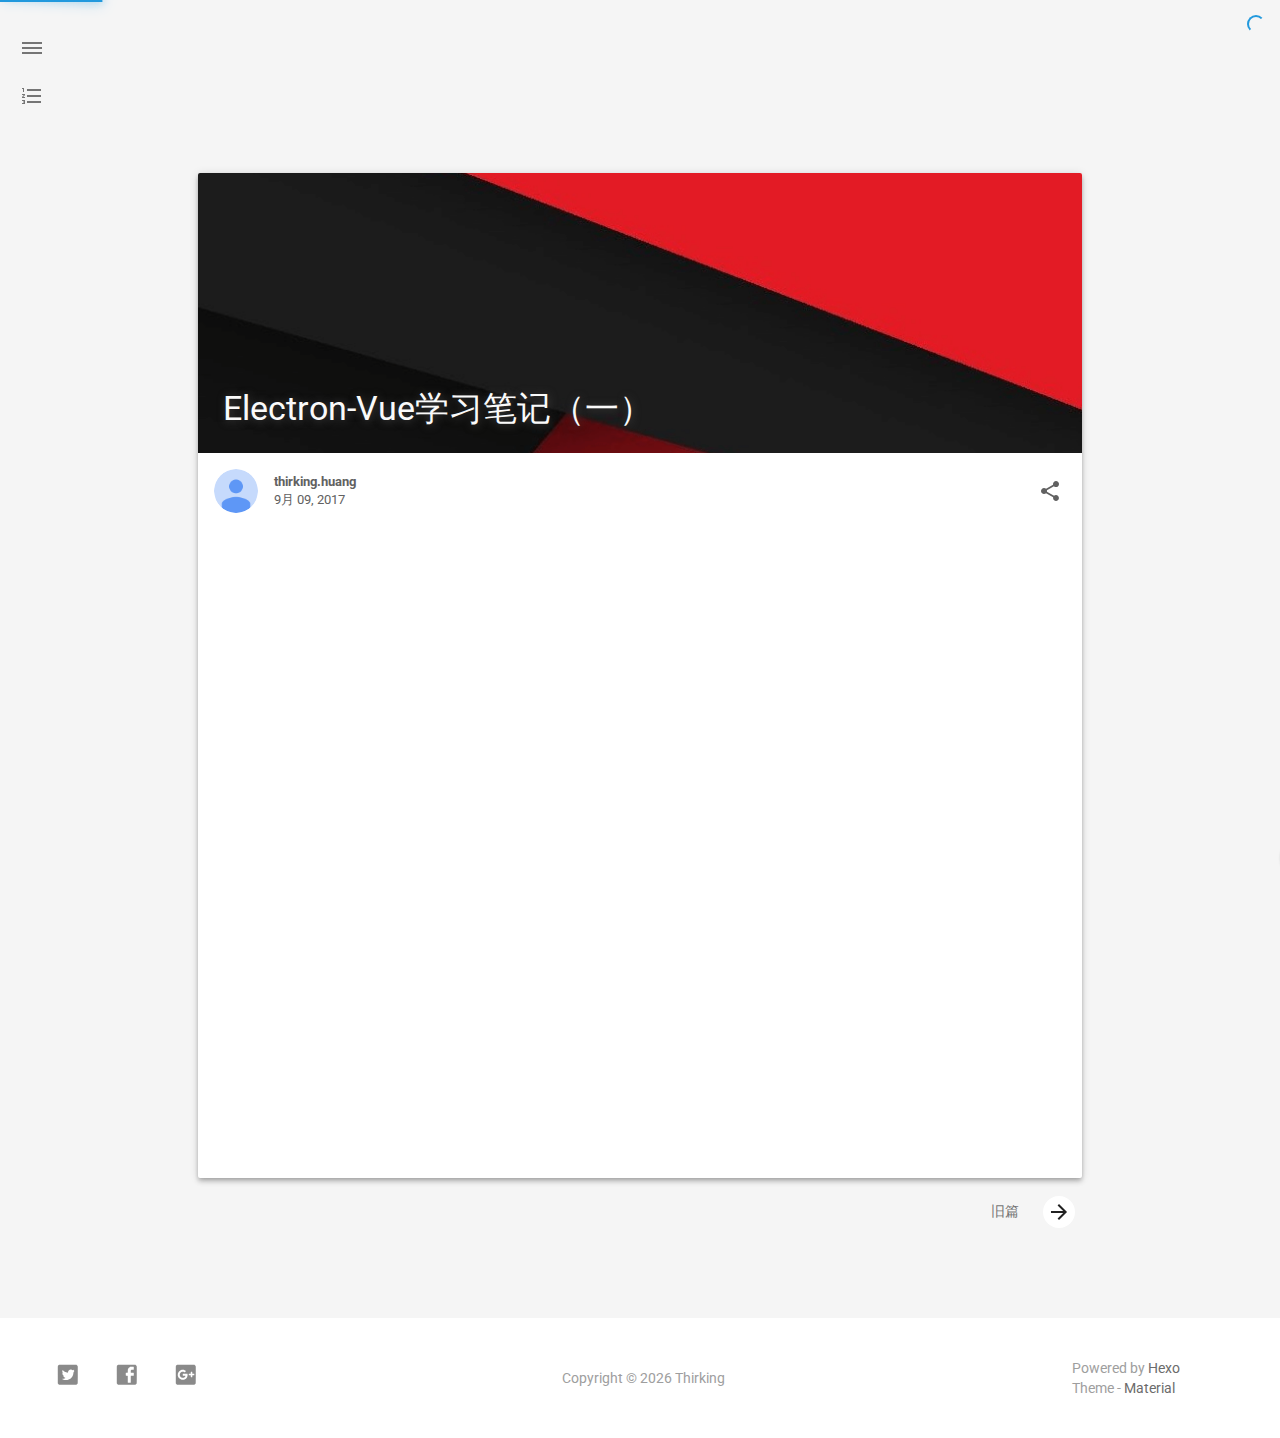
<file: 2017/09/09/ElectronVue/index.html>
<!DOCTYPE html>
<html style="display: none;" lang="zh">
    <head>
    <meta charset="utf-8">
    <!--
        © Material Theme
        https://github.com/viosey/hexo-theme-material
        Version: 1.5.0 -->
    <script>
        window.materialVersion = "1.5.0"
        // Delete localstorage with these tags
        window.oldVersion = [
            'codestartv1',
            '1.3.4',
            '1.4.0',
            '1.4.0b1'
        ]
    </script>

    <!-- dns prefetch -->
    <meta http-equiv="x-dns-prefetch-control" content="on">














    <!-- Title -->
    
    <title>
        
            Electron-Vue学习笔记（一） | 
        
        Thirking
    </title>

    <!-- Meta & Info -->
    <meta http-equiv="X-UA-Compatible" content="IE=Edge,chrome=1">
    <meta name="viewport" content="width=device-width, initial-scale=1, user-scalable=no">
    <meta name="format-detection" content="telephone=no"/>
    <meta name="theme-color" content="#0097A7">
    <meta name="author" content="thirking.huang">
    <meta name="description" itemprop="description" content="">
    <meta name="keywords" content="">

    <!-- Import lsloader -->
    <script>(function(){window.lsloader={jsRunSequence:[],jsnamemap:{},cssnamemap:{}};lsloader.removeLS=function(key){try{localStorage.removeItem(key)}catch(e){}};lsloader.setLS=function(key,val){try{localStorage.setItem(key,val)}catch(e){}};lsloader.getLS=function(key){var val="";try{val=localStorage.getItem(key)}catch(e){val=""}return val};versionString="/*"+(window.materialVersion||"unknownVersion")+"*/";lsloader.clean=function(){try{var keys=[];for(var i=0;i<localStorage.length;i++){keys.push(localStorage.key(i))}keys.forEach(function(key){var data=lsloader.getLS(key);if(window.oldVersion){var remove=window.oldVersion.reduce(function(p,c){return p||data.indexOf("/*"+c+"*/")!==-1},false);if(remove){lsloader.removeLS(key)}}})}catch(e){}};lsloader.clean();lsloader.load=function(jsname,jspath,cssonload,isJs){if(typeof cssonload==="boolean"){isJs=cssonload;cssonload=undefined}isJs=isJs||false;cssonload=cssonload||function(){};var code;code=this.getLS(jsname);if(code&&code.indexOf(versionString)===-1){this.removeLS(jsname);this.requestResource(jsname,jspath,cssonload,isJs);return}if(code){var versionNumber=code.split(versionString)[0];if(versionNumber!=jspath){console.log("reload:"+jspath);this.removeLS(jsname);this.requestResource(jsname,jspath,cssonload,isJs);return}code=code.split(versionString)[1];if(isJs){this.jsRunSequence.push({name:jsname,code:code});this.runjs(jspath,jsname,code)}else{document.getElementById(jsname).appendChild(document.createTextNode(code));cssonload()}}else{this.requestResource(jsname,jspath,cssonload,isJs)}};lsloader.requestResource=function(name,path,cssonload,isJs){var that=this;if(isJs){this.iojs(path,name,function(path,name,code){that.setLS(name,path+versionString+code);that.runjs(path,name,code)})}else{this.iocss(path,name,function(code){document.getElementById(name).appendChild(document.createTextNode(code));that.setLS(name,path+versionString+code)},cssonload)}};lsloader.iojs=function(path,jsname,callback){var that=this;that.jsRunSequence.push({name:jsname,code:""});try{var xhr=new XMLHttpRequest;xhr.open("get",path,true);xhr.onreadystatechange=function(){if(xhr.readyState==4){if(xhr.status>=200&&xhr.status<300||xhr.status==304){if(xhr.response!=""){callback(path,jsname,xhr.response);return}}that.jsfallback(path,jsname)}};xhr.send(null)}catch(e){that.jsfallback(path,jsname)}};lsloader.iocss=function(path,jsname,callback,cssonload){var that=this;try{var xhr=new XMLHttpRequest;xhr.open("get",path,true);xhr.onreadystatechange=function(){if(xhr.readyState==4){if(xhr.status>=200&&xhr.status<300||xhr.status==304){if(xhr.response!=""){callback(xhr.response);cssonload();return}}that.cssfallback(path,jsname,cssonload)}};xhr.send(null)}catch(e){that.cssfallback(path,jsname,cssonload)}};lsloader.iofonts=function(path,jsname,callback,cssonload){var that=this;try{var xhr=new XMLHttpRequest;xhr.open("get",path,true);xhr.onreadystatechange=function(){if(xhr.readyState==4){if(xhr.status>=200&&xhr.status<300||xhr.status==304){if(xhr.response!=""){callback(xhr.response);cssonload();return}}that.cssfallback(path,jsname,cssonload)}};xhr.send(null)}catch(e){that.cssfallback(path,jsname,cssonload)}};lsloader.runjs=function(path,name,code){if(!!name&&!!code){for(var k in this.jsRunSequence){if(this.jsRunSequence[k].name==name){this.jsRunSequence[k].code=code}}}if(!!this.jsRunSequence[0]&&!!this.jsRunSequence[0].code&&this.jsRunSequence[0].status!="failed"){var script=document.createElement("script");script.appendChild(document.createTextNode(this.jsRunSequence[0].code));script.type="text/javascript";document.getElementsByTagName("head")[0].appendChild(script);this.jsRunSequence.shift();if(this.jsRunSequence.length>0){this.runjs()}}else if(!!this.jsRunSequence[0]&&this.jsRunSequence[0].status=="failed"){var that=this;var script=document.createElement("script");script.src=this.jsRunSequence[0].path;script.type="text/javascript";this.jsRunSequence[0].status="loading";script.onload=function(){that.jsRunSequence.shift();if(that.jsRunSequence.length>0){that.runjs()}};document.body.appendChild(script)}};lsloader.tagLoad=function(path,name){this.jsRunSequence.push({name:name,code:"",path:path,status:"failed"});this.runjs()};lsloader.jsfallback=function(path,name){if(!!this.jsnamemap[name]){return}else{this.jsnamemap[name]=name}for(var k in this.jsRunSequence){if(this.jsRunSequence[k].name==name){this.jsRunSequence[k].code="";this.jsRunSequence[k].status="failed";this.jsRunSequence[k].path=path}}this.runjs()};lsloader.cssfallback=function(path,name,cssonload){if(!!this.cssnamemap[name]){return}else{this.cssnamemap[name]=1}var link=document.createElement("link");link.type="text/css";link.href=path;link.rel="stylesheet";link.onload=link.onerror=cssonload;var root=document.getElementsByTagName("script")[0];root.parentNode.insertBefore(link,root)};lsloader.runInlineScript=function(scriptId,codeId){var code=document.getElementById(codeId).innerText;this.jsRunSequence.push({name:scriptId,code:code});this.runjs()};lsloader.loadCombo=function(jslist){var updateList="";var requestingModules={};for(var k in jslist){var LS=this.getLS(jslist[k].name);if(!!LS){var version=LS.split(versionString)[0];var code=LS.split(versionString)[1]}else{var version=""}if(version==jslist[k].path){this.jsRunSequence.push({name:jslist[k].name,code:code,path:jslist[k].path})}else{this.jsRunSequence.push({name:jslist[k].name,code:null,path:jslist[k].path,status:"comboloading"});requestingModules[jslist[k].name]=true;updateList+=(updateList==""?"":";")+jslist[k].path}}var that=this;if(!!updateList){var xhr=new XMLHttpRequest;xhr.open("get",combo+updateList,true);xhr.onreadystatechange=function(){if(xhr.readyState==4){if(xhr.status>=200&&xhr.status<300||xhr.status==304){if(xhr.response!=""){that.runCombo(xhr.response,requestingModules);return}}else{for(var i in that.jsRunSequence){if(requestingModules[that.jsRunSequence[i].name]){that.jsRunSequence[i].status="failed"}}that.runjs()}}};xhr.send(null)}this.runjs()};lsloader.runCombo=function(comboCode,requestingModules){comboCode=comboCode.split("/*combojs*/");comboCode.shift();for(var k in this.jsRunSequence){if(!!requestingModules[this.jsRunSequence[k].name]&&!!comboCode[0]){this.jsRunSequence[k].status="comboJS";this.jsRunSequence[k].code=comboCode[0];this.setLS(this.jsRunSequence[k].name,this.jsRunSequence[k].path+versionString+comboCode[0]);comboCode.shift()}}this.runjs()}})();</script>

    <!-- Import queue -->
    <script>function Queue(){this.dataStore=[];this.offer=b;this.poll=d;this.execNext=a;this.debug=false;this.startDebug=c;function b(e){if(this.debug){console.log("Offered a Queued Function.")}if(typeof e==="function"){this.dataStore.push(e)}else{console.log("You must offer a function.")}}function d(){if(this.debug){console.log("Polled a Queued Function.")}return this.dataStore.shift()}function a(){var e=this.poll();if(e!==undefined){if(this.debug){console.log("Run a Queued Function.")}e()}}function c(){this.debug=true}}var queue=new Queue();</script>

    <!-- Favicons -->
    <link rel="icon shortcut" type="image/ico" href="/img/favicon.png">
    <link rel="icon" sizes="192x192" href="/img/favicon.png">
    <link rel="apple-touch-icon" href="/img/favicon.png">

    <!--iOS -->
    <meta name="apple-mobile-web-app-title" content="Title">
    <meta name="apple-mobile-web-app-capable" content="yes">
    <meta name="apple-mobile-web-app-status-bar-style" content="black">
    <meta name="HandheldFriendly" content="True">
    <meta name="MobileOptimized" content="480">

    <!-- Add to homescreen for Chrome on Android -->
    <meta name="mobile-web-app-capable" content="yes">

    <!-- Add to homescreen for Safari on iOS -->
    <meta name="apple-mobile-web-app-capable" content="yes">
    <meta name="apple-mobile-web-app-status-bar-style" content="black">
    <meta name="apple-mobile-web-app-title" content="Thirking">

    <!-- Site Verification -->
    
    <meta name="baidu-site-verification" content="gzPQCgCfOe" />

    <!-- RSS -->
    

    <!--[if lte IE 9]>
        <link rel="stylesheet" href="/css/ie-blocker.css">

        
            <script src="/js/ie-blocker.zhCN.js"></script>
        
    <![endif]-->

    <!-- Import CSS -->
    
        <style id="material_css"></style><script>if(typeof window.lsLoadCSSMaxNums === "undefined")window.lsLoadCSSMaxNums = 0;window.lsLoadCSSMaxNums++;lsloader.load("material_css","/css/material.min.css?Z7a72R1E4SxzBKR/WGctOA==",function(){if(typeof window.lsLoadCSSNums === "undefined")window.lsLoadCSSNums = 0;window.lsLoadCSSNums++;if(window.lsLoadCSSNums == window.lsLoadCSSMaxNums)document.documentElement.style.display="";}, false)</script>
        <style id="style_css"></style><script>if(typeof window.lsLoadCSSMaxNums === "undefined")window.lsLoadCSSMaxNums = 0;window.lsLoadCSSMaxNums++;lsloader.load("style_css","/css/style.min.css?MKetZV3cUTfDxvMffaOezg==",function(){if(typeof window.lsLoadCSSNums === "undefined")window.lsLoadCSSNums = 0;window.lsLoadCSSNums++;if(window.lsLoadCSSNums == window.lsLoadCSSMaxNums)document.documentElement.style.display="";}, false)</script>

        

    

    

    <!-- Config CSS -->

<!-- Other Styles -->
<style>
  body, html {
    font-family: Roboto, "Helvetica Neue", Helvetica, "PingFang SC", "Hiragino Sans GB", "Microsoft YaHei", "微软雅黑", Arial, sans-serif;
    overflow-x: hidden !important;
  }
  
  code {
    font-family: Consolas, Monaco, 'Andale Mono', 'Ubuntu Mono', monospace;
  }

  a {
    color: #00838F;
  }

  .mdl-card__media,
  #search-label,
  #search-form-label:after,
  #scheme-Paradox .hot_tags-count,
  #scheme-Paradox .sidebar_archives-count,
  #scheme-Paradox .sidebar-colored .sidebar-header,
  #scheme-Paradox .sidebar-colored .sidebar-badge{
    background-color: #0097A7 !important;
  }

  /* Sidebar User Drop Down Menu Text Color */
  #scheme-Paradox .sidebar-colored .sidebar-nav>.dropdown>.dropdown-menu>li>a:hover,
  #scheme-Paradox .sidebar-colored .sidebar-nav>.dropdown>.dropdown-menu>li>a:focus {
    color: #0097A7 !important;
  }

  #post_entry-right-info,
  .sidebar-colored .sidebar-nav li:hover > a,
  .sidebar-colored .sidebar-nav li:hover > a i,
  .sidebar-colored .sidebar-nav li > a:hover,
  .sidebar-colored .sidebar-nav li > a:hover i,
  .sidebar-colored .sidebar-nav li > a:focus i,
  .sidebar-colored .sidebar-nav > .open > a,
  .sidebar-colored .sidebar-nav > .open > a:hover,
  .sidebar-colored .sidebar-nav > .open > a:focus,
  #ds-reset #ds-ctx .ds-ctx-entry .ds-ctx-head a {
    color: #0097A7 !important;
  }

  .toTop {
    background: #757575 !important;
  }

  .material-layout .material-post>.material-nav,
  .material-layout .material-index>.material-nav,
  .material-nav a {
    color: #757575;
  }

  #scheme-Paradox .MD-burger-layer {
    background-color: #757575;
  }

  #scheme-Paradox #post-toc-trigger-btn {
    color: #757575;
  }

  .post-toc a:hover {
    color: #00838F;
    text-decoration: underline;
  }

</style>


<!-- Theme Background Related-->

    <style>
      body{
        background-color: #F5F5F5;
      }

      /* blog_info bottom background */
      #scheme-Paradox .material-layout .something-else .mdl-card__supporting-text{
        background-color: #fff;
      }
    </style>




<!-- Fade Effect -->

    <style>
      .fade {
        transition: all 800ms linear;
        -webkit-transform: translate3d(0,0,0);
        -moz-transform: translate3d(0,0,0);
        -ms-transform: translate3d(0,0,0);
        -o-transform: translate3d(0,0,0);
        transform: translate3d(0,0,0);
        opacity: 1;
      }

      .fade.out{
        opacity: 0;
      }
    </style>


<!-- Import Font -->
<!-- Import Roboto -->

    <link href="https://fonts.googleapis.com/css?family=Roboto:300,400,500" rel="stylesheet">


<!-- Import Material Icon -->

    <link href="https://fonts.googleapis.com/icon?family=Material+Icons" rel="stylesheet">




    <!-- Import jQuery -->
    
        <script>lsloader.load("jq_js","/js/jquery.min.js?qcusAULNeBksqffqUM2+Ig==", true)</script>
    

    <!-- The Open Graph protocol -->
    <meta property="og:url" content="http://yoursite.com">
    <meta property="og:type" content="blog">
    <meta property="og:title" content="Electron-Vue学习笔记（一） | Thirking">
    <meta property="og:image" content="http://yoursite.com/img/favicon.png" />
    <meta property="og:description" content="">
    

    
        <meta property="article:published_time" content="Sat Sep 09 2017 18:38:31 GMT+0800" />
        <meta property="article:modified_time" content="Sat Sep 23 2017 16:43:53 GMT+0800" />
    

    <!-- The Twitter Card protocol -->
    <meta name="twitter:title" content="Electron-Vue学习笔记（一） | Thirking">
    <meta name="twitter:description" content="">
    <meta name="twitter:image" content="http://yoursite.com/img/favicon.png">
    <meta name="twitter:card" content="summary_large_image" />
    <meta name="twitter:url" content="http://yoursite.com" />

    <!-- Add canonical link for SEO -->
    
        <link rel="canonical" href="http://yoursite.com/2017/09/09/ElectronVue/index.html" />
    

    <!-- Structured-data for SEO -->
    
        


<script type="application/ld+json">
{
    "@context": "https://schema.org",
    "@type": "BlogPosting",
    "mainEntityOfPage": "http://yoursite.com/2017/09/09/ElectronVue/index.html",
    "headline": "Electron-Vue学习笔记（一）",
    "datePublished": "Sat Sep 09 2017 18:38:31 GMT+0800",
    "dateModified": "Sat Sep 23 2017 16:43:53 GMT+0800",
    "author": {
        "@type": "Person",
        "name": "thirking.huang",
        "image": {
            "@type": "ImageObject",
            "url": "/img/avatar.png"
        },
        "description": "Hi, nice to meet you"
    },
    "publisher": {
        "@type": "Organization",
        "name": "Thirking",
        "logo": {
            "@type":"ImageObject",
            "url": "/img/favicon.png"
        }
    },
    "keywords": "",
    "description": "",
}
</script>


    

    <!-- Analytics -->
    
    
    

    <!-- Custom Head -->
    

</head>


    
        <body id="scheme-Paradox" class="lazy">
            <div class="material-layout  mdl-js-layout has-drawer is-upgraded">
                

                <!-- Main Container -->
                <main class="material-layout__content" id="main">

                    <!-- Top Anchor -->
                    <div id="top"></div>

                    
                        <!-- Hamburger Button -->
                        <button class="MD-burger-icon sidebar-toggle">
                            <span class="MD-burger-layer"></span>
                        </button>
                    

                    <!-- Post TOC -->

    
    <!-- Back Button -->
    <!--
    <div class="material-back" id="backhome-div" tabindex="0">
        <a class="mdl-button mdl-js-button mdl-js-ripple-effect mdl-button--icon"
           href="#" onclick="window.history.back();return false;"
           target="_self"
           role="button"
           data-upgraded=",MaterialButton,MaterialRipple">
            <i class="material-icons" role="presentation">arrow_back</i>
            <span class="mdl-button__ripple-container">
                <span class="mdl-ripple"></span>
            </span>
        </a>
    </div>
    -->


    <!-- Left aligned menu below button -->
    
    
    <button id="post-toc-trigger-btn"
        class="mdl-button mdl-js-button mdl-button--icon">
        <i class="material-icons">format_list_numbered</i>
    </button>

    <ul class="post-toc-wrap mdl-menu mdl-menu--bottom-left mdl-js-menu mdl-js-ripple-effect" for="post-toc-trigger-btn" style="max-height:80vh; overflow-y:scroll;">
        <ol class="post-toc"><li class="post-toc-item post-toc-level-1"><a class="post-toc-link" href="#Vue是什么？"><span class="post-toc-number">1.</span> <span class="post-toc-text">Vue是什么？</span></a></li><li class="post-toc-item post-toc-level-1"><a class="post-toc-link" href="#我是怎么学的？"><span class="post-toc-number">2.</span> <span class="post-toc-text">我是怎么学的？</span></a></li></ol>
    </ul>
    




<!-- Layouts -->

    <!-- Post Module -->
    <div class="material-post_container">

        <div class="material-post mdl-grid">
            <div class="mdl-card mdl-shadow--4dp mdl-cell mdl-cell--12-col">

                <!-- Post Header(Thumbnail & Title) -->
                
    <!-- Paradox Post Header -->
    
        
            <!-- Random Thumbnail -->
            <div class="post_thumbnail-random mdl-card__media mdl-color-text--grey-50">
            <script type="text/ls-javascript" id="post-thumbnail-script">
    var randomNum = Math.floor(Math.random() * 19 + 1);

    $('.post_thumbnail-random').attr('data-original', '/img/random/material-' + randomNum + '.png');
    $('.post_thumbnail-random').addClass('lazy');
</script>

        
    
            <p class="article-headline-p">
                Electron-Vue学习笔记（一）
            </p>
        </div>





                
                    <!-- Paradox Post Info -->
                    <div class="mdl-color-text--grey-700 mdl-card__supporting-text meta">

    <!-- Author Avatar -->
    <div id="author-avatar">
        <img src="/img/avatar.png" width="44px" height="44px" alt="Author Avatar"/>
    </div>
    <!-- Author Name & Date -->
    <div>
        <strong>thirking.huang</strong>
        <span>9月 09, 2017</span>
    </div>

    <div class="section-spacer"></div>

    <!-- Favorite -->
    <!--
        <button id="article-functions-like-button" class="mdl-button mdl-js-button mdl-js-ripple-effect mdl-button--icon btn-like">
            <i class="material-icons" role="presentation">favorite</i>
            <span class="visuallyhidden">favorites</span>
        </button>
    -->

    <!-- Qrcode -->
    

    <!-- Tags (bookmark) -->
    

    <!-- Share -->
    <button id="article-fuctions-share-button" class="mdl-button mdl-js-button mdl-js-ripple-effect mdl-button--icon">
    <i class="material-icons" role="presentation">share</i>
    <span class="visuallyhidden">share</span>
</button>
<ul class="mdl-menu mdl-menu--bottom-right mdl-js-menu mdl-js-ripple-effect" for="article-fuctions-share-button">
    

    

    <!-- Share Weibo -->
    
        <a class="post_share-link" href="http://service.weibo.com/share/share.php?appkey=&title=Electron-Vue学习笔记（一）&url=http://yoursite.com/2017/09/09/ElectronVue/index.html&pic=http://yoursite.com/img/favicon.png&searchPic=false&style=simple" target="_blank">
            <li class="mdl-menu__item">
                分享到微博
            </li>
        </a>
    

    <!-- Share Twitter -->
    

    <!-- Share Facebook -->
    

    <!-- Share Google+ -->
    

    <!-- Share LinkedIn -->
    

    <!-- Share QQ -->
    
        <a class="post_share-link" href="http://connect.qq.com/widget/shareqq/index.html?site=Thirking&title=Electron-Vue学习笔记（一）&summary=&pics=http://yoursite.com/img/favicon.png&url=http://yoursite.com/2017/09/09/ElectronVue/index.html" target="_blank">
            <li class="mdl-menu__item">
                分享到 QQ
            </li>
        </a>
    

    <!-- Share Telegram -->
    
</ul>

</div>

                

                <!-- Post Content -->
                <div id="post-content" class="mdl-color-text--grey-700 mdl-card__supporting-text fade out">
    
        <p>自从毕业后好久没专门拿什么时间去学一样东西了，都是在工作中慢慢去了解，比如：现在在用的.net、WPF、node.js、electron一类的东西。虽然也不是毫无收获，但总是会觉得不够系统，最近打算看看Vue的教程，找回一些当初上学时的感觉，ヾ(o◕∀◕)ﾉヾ</p>
<h1 id="Vue是什么？"><a href="#Vue是什么？" class="headerlink" title="Vue是什么？"></a>Vue是什么？</h1><p>以下为引用官方的解释：</p>
<blockquote>
<p>Vue.js (读音 /vjuː/，类似于 view) 是一套构建用户界面的渐进式框架。与其他重量级框架不同的是，Vue 采用自底向上增量开发的设计。Vue 的核心库只关注视图层，它不仅易于上手，还便于与第三方库或既有项目整合。另一方面，当与单文件组件和 Vue 生态系统支持的库结合使用时，Vue 也完全能够为复杂的单页应用程序提供驱动。</p>
</blockquote>
<p>我的理解就是一个帮助我们快速实现网页MVVM模式和组件化的框架。还有一个类似的框架，叫Angular.js。当然我的理解很片面啦，只是为了好理解，Vue的功能可能不只这些吧！</p>
<h1 id="我是怎么学的？"><a href="#我是怎么学的？" class="headerlink" title="我是怎么学的？"></a>我是怎么学的？</h1><p>惭愧，自己还在瞎搞阶段，还不敢说会…</p>
<p>我的学习方式就是看中文版官方文档+百度搜索…</p>
<p>说起来，我开始用的是CDN的方式引用，就觉得的好用，很简单。官方文档也建议新手不要上来就直接使用vue-cli。但</p>

        
    

    
</div>


                

                <!-- Post Comments -->
                
                    
                
            </div>

            <!-- Post Prev & Next Nav -->
            <nav class="material-nav mdl-color-text--grey-50 mdl-cell mdl-cell--12-col">
    <!-- Prev Nav -->
    

    <!-- Section Spacer -->
    <div class="section-spacer"></div>

    <!-- Next Nav -->
    
        <a href="/2017/09/09/HelloEveryone/" id="post_nav-older" class="next-content">
            旧篇
            &nbsp;&nbsp;&nbsp;&nbsp;&nbsp;&nbsp;
            <button class="mdl-button mdl-js-button mdl-js-ripple-effect mdl-button--icon mdl-color--white mdl-color-text--grey-900" role="presentation">
                <i class="material-icons">arrow_forward</i>
            </button>
        </a>
    
</nav>

        </div>
    </div>



                    
                        <!-- Overlay For Active Sidebar -->
<div class="sidebar-overlay"></div>

<!-- Material sidebar -->
<aside id="sidebar" class="sidebar sidebar-colored sidebar-fixed-left" role="navigation">
    <div id="sidebar-main">
        <!-- Sidebar Header -->
        <div class="sidebar-header header-cover" style="background-image: url(/img/sidebar_header.png);">
    <!-- Top bar -->
    <div class="top-bar"></div>

    <!-- Sidebar toggle button -->
    <button type="button" class="sidebar-toggle mdl-button mdl-js-button mdl-js-ripple-effect mdl-button--icon" style="display: initial;" data-upgraded=",MaterialButton,MaterialRipple">
        <i class="material-icons">clear_all</i>
        <span class="mdl-button__ripple-container">
            <span class="mdl-ripple">
            </span>
        </span>
    </button>

    <!-- Sidebar Avatar -->
    <div class="sidebar-image">
        <img src="/img/avatar.png" alt="thirking.huang's avatar">
    </div>

    <!-- Sidebar Email -->
    <a data-toggle="dropdown" class="sidebar-brand" href="#settings-dropdown">
        979339510@qq.com
        <b class="caret"></b>
    </a>
</div>


        <!-- Sidebar Navigation  -->
        <ul class="nav sidebar-nav">
    <!-- User dropdown  -->
    <li class="dropdown">
        <ul id="settings-dropdown" class="dropdown-menu">
            
                <li>
                    <a href="#" target="_blank" title="Email Me">
                        
                            <i class="material-icons sidebar-material-icons sidebar-indent-left1pc-element">email</i>
                        
                        Email Me
                    </a>
                </li>
            
        </ul>
    </li>

    <!-- Homepage -->
    
        <li id="sidebar-first-li">
            <a href="/">
                
                    <i class="material-icons sidebar-material-icons">home</i>
                
                主页
            </a>
        </li>
        
    

    <!-- Archives  -->
    
        <li class="dropdown">
            <a href="#" class="ripple-effect dropdown-toggle" data-toggle="dropdown">
                
                    <i class="material-icons sidebar-material-icons">inbox</i>
                
                    归档
                <b class="caret"></b>
            </a>
            <ul class="dropdown-menu">
            <li>
                <a class="sidebar_archives-link" href="/archives/2017/09/">九月 2017<span class="sidebar_archives-count">3</span></a>
            </ul>
        </li>
        
    

    <!-- Categories  -->
    

    <!-- Pages  -->
    
        <li>
            <a href="/gallery" title="相册">
                
                    <i class="material-icons sidebar-material-icons">collections</i>
                
                相册
            </a>
        </li>
        
    
        <li>
            <a href="/about" title="关于">
                
                    <i class="material-icons sidebar-material-icons">person</i>
                
                关于
            </a>
        </li>
        
    

    <!-- Article Number  -->
    
</ul>


        <!-- Sidebar Footer -->
        <!--
I'm glad you use this theme, the development is no so easy, I hope you can keep the copyright, I will thank you so much.
If you still want to delete the copyrights, could you still retain the first one? Which namely "Theme Material"
It will not impact the appearance and can give developers a lot of support :)

很高兴您使用并喜欢该主题，开发不易 十分谢谢与希望您可以保留一下版权声明。
如果您仍然想删除的话 能否只保留第一项呢？即 "Theme Material"
它不会影响美观并可以给开发者很大的支持和动力。 :)
-->

<!-- Sidebar Divider -->

    <div class="sidebar-divider"></div>


<!-- Theme Material -->

    <a href="https://github.com/viosey/hexo-theme-material"  class="sidebar-footer-text-a" target="_blank">
        <div class="sidebar-text mdl-button mdl-js-button mdl-js-ripple-effect sidebar-footer-text-div" data-upgraded=",MaterialButton,MaterialRipple">
            主题 - Material
            <span class="sidebar-badge badge-circle">i</span>
        </div>
    </a>


<!-- Help & Support -->
<!--

-->

<!-- Feedback -->
<!--

-->

<!-- About Theme -->
<!--

-->

    </div>

    <!-- Sidebar Image -->
    

</aside>

                    

                    
                        <!-- Footer Top Button -->
                        <div id="back-to-top" class="toTop-wrap">
    <a href="#top" class="toTop">
        <i class="material-icons footer_top-i">expand_less</i>
    </a>
</div>

                    

                    <!--Footer-->
<footer class="mdl-mini-footer" id="bottom">
    
        <!-- Paradox Footer Left Section -->
        <div class="mdl-mini-footer--left-section sns-list">
    <!-- Twitter -->
    
        <a href="https://twitter.com/twitter" target="_blank">
            <button class="mdl-mini-footer--social-btn social-btn footer-sns-twitter">
                <span class="visuallyhidden">Twitter</span>
            </button><!--
     --></a>
    

    <!-- Facebook -->
    
        <a href="https://www.facebook.com/facebook" target="_blank">
            <button class="mdl-mini-footer--social-btn social-btn footer-sns-facebook">
                <span class="visuallyhidden">Facebook</span>
            </button><!--
     --></a>
    

    <!-- Google + -->
    
        <a href="https://www.google.com/" target="_blank">
            <button class="mdl-mini-footer--social-btn social-btn footer-sns-gplus">
                <span class="visuallyhidden">Google Plus</span>
            </button><!--
     --></a>
    

    <!-- Weibo -->
    

    <!-- Instagram -->
    

    <!-- Tumblr -->
    

    <!-- Github -->
    

    <!-- LinkedIn -->
    

    <!-- Zhihu -->
    

    <!-- Bilibili -->
    

    <!-- Telegram -->
    
    
    <!-- V2EX -->
    
</div>


        <!--Copyright-->
        <div id="copyright">
            Copyright&nbsp;©<script type="text/javascript">var fd = new Date();document.write("&nbsp;" + fd.getFullYear() + "&nbsp;");</script>Thirking
            
        </div>

        <!-- Paradox Footer Right Section -->

        <!--
        I am glad you use this theme, the development is no so easy, I hope you can keep the copyright.
        It will not impact the appearance and can give developers a lot of support :)

        很高兴您使用该主题，开发不易，希望您可以保留一下版权声明。
        它不会影响美观并可以给开发者很大的支持。 :)
        -->

        <div class="mdl-mini-footer--right-section">
            <div>
                <div class="footer-develop-div">Powered by <a href="https://hexo.io" target="_blank" class="footer-develop-a">Hexo</a></div>
                <div class="footer-develop-div">Theme - <a href="https://github.com/viosey/hexo-theme-material" target="_blank" class="footer-develop-a">Material</a></div>
            </div>
        </div>
    
</footer>


                    <!-- Import JS File -->

    <script>lsloader.load("lazyload_js","/js/lazyload.min.js?1BcfzuNXqV+ntF6gq+5X3Q==", true)</script>



    <script>lsloader.load("js_js","/js/js.min.js?V/53wGualMuiPM3xoetD5Q==", true)</script>



    <script>lsloader.load("np_js","/js/nprogress.js?pl3Qhb9lvqR1FlyLUna1Yw==", true)</script>


<script type="text/ls-javascript" id="NProgress-script">
    NProgress.configure({
        showSpinner: true
    });
    NProgress.start();
    $('#nprogress .bar').css({
        'background': '#29d'
    });
    $('#nprogress .peg').css({
        'box-shadow': '0 0 10px #29d, 0 0 15px #29d'
    });
    $('#nprogress .spinner-icon').css({
        'border-top-color': '#29d',
        'border-left-color': '#29d'
    });
    setTimeout(function() {
        NProgress.done();
        $('.fade').removeClass('out');
    }, 800);
</script>













<!-- UC Browser Compatible -->
<script>
	var agent = navigator.userAgent.toLowerCase();
	if(agent.indexOf('ucbrowser')>0) {
		document.write('<link rel="stylesheet" href="/css/uc.css">');
	   alert('由于 UC 浏览器使用极旧的内核，而本网站使用了一些新的特性。\n为了您能更好的浏览，推荐使用 Chrome 或 Firefox 浏览器。');
	}
</script>

<!-- Import prettify js  -->



<!-- Window Load -->
<!-- add class for prettify -->
<script type="text/ls-javascript" id="window-load">
    $(window).on('load', function() {
        // Post_Toc parent position fixed
        $('.post-toc-wrap').parent('.mdl-menu__container').css('position', 'fixed');
    });

    
    
</script>

<!-- MathJax Load-->


<!-- Bing Background -->


<script type="text/ls-javascript" id="lazy-load">
    // Offer LazyLoad
    queue.offer(function(){
        $('.lazy').lazyload({
            effect : 'show'
        });
    });

    // Start Queue
    $(document).ready(function(){
        setInterval(function(){
            queue.execNext();
        },200);
    });
</script>

<!-- Custom Footer -->



<script>
    (function(){
        var scriptList = document.querySelectorAll('script[type="text/ls-javascript"]')

        for (var i = 0; i < scriptList.length; ++i) {
            var item = scriptList[i];
            lsloader.runInlineScript(item.id,item.id);
        }
    })()
console.log('\n %c © Material Theme | Version: 1.5.0 | https://github.com/viosey/hexo-theme-material %c \n', 'color:#455a64;background:#e0e0e0;padding:5px 0;border-top-left-radius:5px;border-bottom-left-radius:5px;', 'color:#455a64;background:#e0e0e0;padding:5px 0;border-top-right-radius:5px;border-bottom-right-radius:5px;');
</script>

                </main>
            </div>
        </body>
    
</html>
</file>
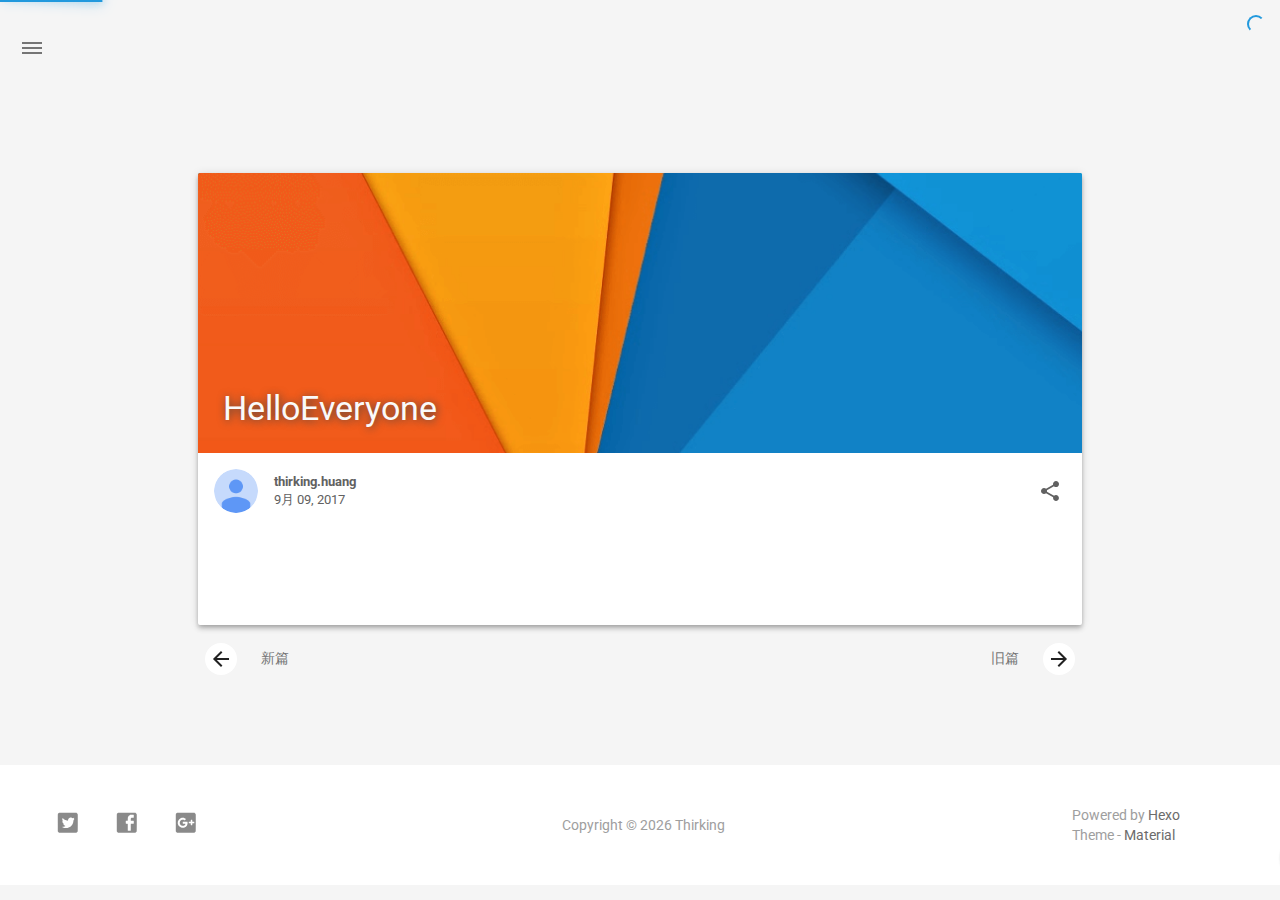
<file: 2017/09/09/HelloEveryone/index.html>
<!DOCTYPE html>
<html style="display: none;" lang="zh">
    <head>
    <meta charset="utf-8">
    <!--
        © Material Theme
        https://github.com/viosey/hexo-theme-material
        Version: 1.5.0 -->
    <script>
        window.materialVersion = "1.5.0"
        // Delete localstorage with these tags
        window.oldVersion = [
            'codestartv1',
            '1.3.4',
            '1.4.0',
            '1.4.0b1'
        ]
    </script>

    <!-- dns prefetch -->
    <meta http-equiv="x-dns-prefetch-control" content="on">














    <!-- Title -->
    
    <title>
        
            HelloEveryone | 
        
        Thirking
    </title>

    <!-- Meta & Info -->
    <meta http-equiv="X-UA-Compatible" content="IE=Edge,chrome=1">
    <meta name="viewport" content="width=device-width, initial-scale=1, user-scalable=no">
    <meta name="format-detection" content="telephone=no"/>
    <meta name="theme-color" content="#0097A7">
    <meta name="author" content="thirking.huang">
    <meta name="description" itemprop="description" content="">
    <meta name="keywords" content="">

    <!-- Import lsloader -->
    <script>(function(){window.lsloader={jsRunSequence:[],jsnamemap:{},cssnamemap:{}};lsloader.removeLS=function(key){try{localStorage.removeItem(key)}catch(e){}};lsloader.setLS=function(key,val){try{localStorage.setItem(key,val)}catch(e){}};lsloader.getLS=function(key){var val="";try{val=localStorage.getItem(key)}catch(e){val=""}return val};versionString="/*"+(window.materialVersion||"unknownVersion")+"*/";lsloader.clean=function(){try{var keys=[];for(var i=0;i<localStorage.length;i++){keys.push(localStorage.key(i))}keys.forEach(function(key){var data=lsloader.getLS(key);if(window.oldVersion){var remove=window.oldVersion.reduce(function(p,c){return p||data.indexOf("/*"+c+"*/")!==-1},false);if(remove){lsloader.removeLS(key)}}})}catch(e){}};lsloader.clean();lsloader.load=function(jsname,jspath,cssonload,isJs){if(typeof cssonload==="boolean"){isJs=cssonload;cssonload=undefined}isJs=isJs||false;cssonload=cssonload||function(){};var code;code=this.getLS(jsname);if(code&&code.indexOf(versionString)===-1){this.removeLS(jsname);this.requestResource(jsname,jspath,cssonload,isJs);return}if(code){var versionNumber=code.split(versionString)[0];if(versionNumber!=jspath){console.log("reload:"+jspath);this.removeLS(jsname);this.requestResource(jsname,jspath,cssonload,isJs);return}code=code.split(versionString)[1];if(isJs){this.jsRunSequence.push({name:jsname,code:code});this.runjs(jspath,jsname,code)}else{document.getElementById(jsname).appendChild(document.createTextNode(code));cssonload()}}else{this.requestResource(jsname,jspath,cssonload,isJs)}};lsloader.requestResource=function(name,path,cssonload,isJs){var that=this;if(isJs){this.iojs(path,name,function(path,name,code){that.setLS(name,path+versionString+code);that.runjs(path,name,code)})}else{this.iocss(path,name,function(code){document.getElementById(name).appendChild(document.createTextNode(code));that.setLS(name,path+versionString+code)},cssonload)}};lsloader.iojs=function(path,jsname,callback){var that=this;that.jsRunSequence.push({name:jsname,code:""});try{var xhr=new XMLHttpRequest;xhr.open("get",path,true);xhr.onreadystatechange=function(){if(xhr.readyState==4){if(xhr.status>=200&&xhr.status<300||xhr.status==304){if(xhr.response!=""){callback(path,jsname,xhr.response);return}}that.jsfallback(path,jsname)}};xhr.send(null)}catch(e){that.jsfallback(path,jsname)}};lsloader.iocss=function(path,jsname,callback,cssonload){var that=this;try{var xhr=new XMLHttpRequest;xhr.open("get",path,true);xhr.onreadystatechange=function(){if(xhr.readyState==4){if(xhr.status>=200&&xhr.status<300||xhr.status==304){if(xhr.response!=""){callback(xhr.response);cssonload();return}}that.cssfallback(path,jsname,cssonload)}};xhr.send(null)}catch(e){that.cssfallback(path,jsname,cssonload)}};lsloader.iofonts=function(path,jsname,callback,cssonload){var that=this;try{var xhr=new XMLHttpRequest;xhr.open("get",path,true);xhr.onreadystatechange=function(){if(xhr.readyState==4){if(xhr.status>=200&&xhr.status<300||xhr.status==304){if(xhr.response!=""){callback(xhr.response);cssonload();return}}that.cssfallback(path,jsname,cssonload)}};xhr.send(null)}catch(e){that.cssfallback(path,jsname,cssonload)}};lsloader.runjs=function(path,name,code){if(!!name&&!!code){for(var k in this.jsRunSequence){if(this.jsRunSequence[k].name==name){this.jsRunSequence[k].code=code}}}if(!!this.jsRunSequence[0]&&!!this.jsRunSequence[0].code&&this.jsRunSequence[0].status!="failed"){var script=document.createElement("script");script.appendChild(document.createTextNode(this.jsRunSequence[0].code));script.type="text/javascript";document.getElementsByTagName("head")[0].appendChild(script);this.jsRunSequence.shift();if(this.jsRunSequence.length>0){this.runjs()}}else if(!!this.jsRunSequence[0]&&this.jsRunSequence[0].status=="failed"){var that=this;var script=document.createElement("script");script.src=this.jsRunSequence[0].path;script.type="text/javascript";this.jsRunSequence[0].status="loading";script.onload=function(){that.jsRunSequence.shift();if(that.jsRunSequence.length>0){that.runjs()}};document.body.appendChild(script)}};lsloader.tagLoad=function(path,name){this.jsRunSequence.push({name:name,code:"",path:path,status:"failed"});this.runjs()};lsloader.jsfallback=function(path,name){if(!!this.jsnamemap[name]){return}else{this.jsnamemap[name]=name}for(var k in this.jsRunSequence){if(this.jsRunSequence[k].name==name){this.jsRunSequence[k].code="";this.jsRunSequence[k].status="failed";this.jsRunSequence[k].path=path}}this.runjs()};lsloader.cssfallback=function(path,name,cssonload){if(!!this.cssnamemap[name]){return}else{this.cssnamemap[name]=1}var link=document.createElement("link");link.type="text/css";link.href=path;link.rel="stylesheet";link.onload=link.onerror=cssonload;var root=document.getElementsByTagName("script")[0];root.parentNode.insertBefore(link,root)};lsloader.runInlineScript=function(scriptId,codeId){var code=document.getElementById(codeId).innerText;this.jsRunSequence.push({name:scriptId,code:code});this.runjs()};lsloader.loadCombo=function(jslist){var updateList="";var requestingModules={};for(var k in jslist){var LS=this.getLS(jslist[k].name);if(!!LS){var version=LS.split(versionString)[0];var code=LS.split(versionString)[1]}else{var version=""}if(version==jslist[k].path){this.jsRunSequence.push({name:jslist[k].name,code:code,path:jslist[k].path})}else{this.jsRunSequence.push({name:jslist[k].name,code:null,path:jslist[k].path,status:"comboloading"});requestingModules[jslist[k].name]=true;updateList+=(updateList==""?"":";")+jslist[k].path}}var that=this;if(!!updateList){var xhr=new XMLHttpRequest;xhr.open("get",combo+updateList,true);xhr.onreadystatechange=function(){if(xhr.readyState==4){if(xhr.status>=200&&xhr.status<300||xhr.status==304){if(xhr.response!=""){that.runCombo(xhr.response,requestingModules);return}}else{for(var i in that.jsRunSequence){if(requestingModules[that.jsRunSequence[i].name]){that.jsRunSequence[i].status="failed"}}that.runjs()}}};xhr.send(null)}this.runjs()};lsloader.runCombo=function(comboCode,requestingModules){comboCode=comboCode.split("/*combojs*/");comboCode.shift();for(var k in this.jsRunSequence){if(!!requestingModules[this.jsRunSequence[k].name]&&!!comboCode[0]){this.jsRunSequence[k].status="comboJS";this.jsRunSequence[k].code=comboCode[0];this.setLS(this.jsRunSequence[k].name,this.jsRunSequence[k].path+versionString+comboCode[0]);comboCode.shift()}}this.runjs()}})();</script>

    <!-- Import queue -->
    <script>function Queue(){this.dataStore=[];this.offer=b;this.poll=d;this.execNext=a;this.debug=false;this.startDebug=c;function b(e){if(this.debug){console.log("Offered a Queued Function.")}if(typeof e==="function"){this.dataStore.push(e)}else{console.log("You must offer a function.")}}function d(){if(this.debug){console.log("Polled a Queued Function.")}return this.dataStore.shift()}function a(){var e=this.poll();if(e!==undefined){if(this.debug){console.log("Run a Queued Function.")}e()}}function c(){this.debug=true}}var queue=new Queue();</script>

    <!-- Favicons -->
    <link rel="icon shortcut" type="image/ico" href="/img/favicon.png">
    <link rel="icon" sizes="192x192" href="/img/favicon.png">
    <link rel="apple-touch-icon" href="/img/favicon.png">

    <!--iOS -->
    <meta name="apple-mobile-web-app-title" content="Title">
    <meta name="apple-mobile-web-app-capable" content="yes">
    <meta name="apple-mobile-web-app-status-bar-style" content="black">
    <meta name="HandheldFriendly" content="True">
    <meta name="MobileOptimized" content="480">

    <!-- Add to homescreen for Chrome on Android -->
    <meta name="mobile-web-app-capable" content="yes">

    <!-- Add to homescreen for Safari on iOS -->
    <meta name="apple-mobile-web-app-capable" content="yes">
    <meta name="apple-mobile-web-app-status-bar-style" content="black">
    <meta name="apple-mobile-web-app-title" content="Thirking">

    <!-- Site Verification -->
    
    <meta name="baidu-site-verification" content="gzPQCgCfOe" />

    <!-- RSS -->
    

    <!--[if lte IE 9]>
        <link rel="stylesheet" href="/css/ie-blocker.css">

        
            <script src="/js/ie-blocker.zhCN.js"></script>
        
    <![endif]-->

    <!-- Import CSS -->
    
        <style id="material_css"></style><script>if(typeof window.lsLoadCSSMaxNums === "undefined")window.lsLoadCSSMaxNums = 0;window.lsLoadCSSMaxNums++;lsloader.load("material_css","/css/material.min.css?Z7a72R1E4SxzBKR/WGctOA==",function(){if(typeof window.lsLoadCSSNums === "undefined")window.lsLoadCSSNums = 0;window.lsLoadCSSNums++;if(window.lsLoadCSSNums == window.lsLoadCSSMaxNums)document.documentElement.style.display="";}, false)</script>
        <style id="style_css"></style><script>if(typeof window.lsLoadCSSMaxNums === "undefined")window.lsLoadCSSMaxNums = 0;window.lsLoadCSSMaxNums++;lsloader.load("style_css","/css/style.min.css?MKetZV3cUTfDxvMffaOezg==",function(){if(typeof window.lsLoadCSSNums === "undefined")window.lsLoadCSSNums = 0;window.lsLoadCSSNums++;if(window.lsLoadCSSNums == window.lsLoadCSSMaxNums)document.documentElement.style.display="";}, false)</script>

        

    

    

    <!-- Config CSS -->

<!-- Other Styles -->
<style>
  body, html {
    font-family: Roboto, "Helvetica Neue", Helvetica, "PingFang SC", "Hiragino Sans GB", "Microsoft YaHei", "微软雅黑", Arial, sans-serif;
    overflow-x: hidden !important;
  }
  
  code {
    font-family: Consolas, Monaco, 'Andale Mono', 'Ubuntu Mono', monospace;
  }

  a {
    color: #00838F;
  }

  .mdl-card__media,
  #search-label,
  #search-form-label:after,
  #scheme-Paradox .hot_tags-count,
  #scheme-Paradox .sidebar_archives-count,
  #scheme-Paradox .sidebar-colored .sidebar-header,
  #scheme-Paradox .sidebar-colored .sidebar-badge{
    background-color: #0097A7 !important;
  }

  /* Sidebar User Drop Down Menu Text Color */
  #scheme-Paradox .sidebar-colored .sidebar-nav>.dropdown>.dropdown-menu>li>a:hover,
  #scheme-Paradox .sidebar-colored .sidebar-nav>.dropdown>.dropdown-menu>li>a:focus {
    color: #0097A7 !important;
  }

  #post_entry-right-info,
  .sidebar-colored .sidebar-nav li:hover > a,
  .sidebar-colored .sidebar-nav li:hover > a i,
  .sidebar-colored .sidebar-nav li > a:hover,
  .sidebar-colored .sidebar-nav li > a:hover i,
  .sidebar-colored .sidebar-nav li > a:focus i,
  .sidebar-colored .sidebar-nav > .open > a,
  .sidebar-colored .sidebar-nav > .open > a:hover,
  .sidebar-colored .sidebar-nav > .open > a:focus,
  #ds-reset #ds-ctx .ds-ctx-entry .ds-ctx-head a {
    color: #0097A7 !important;
  }

  .toTop {
    background: #757575 !important;
  }

  .material-layout .material-post>.material-nav,
  .material-layout .material-index>.material-nav,
  .material-nav a {
    color: #757575;
  }

  #scheme-Paradox .MD-burger-layer {
    background-color: #757575;
  }

  #scheme-Paradox #post-toc-trigger-btn {
    color: #757575;
  }

  .post-toc a:hover {
    color: #00838F;
    text-decoration: underline;
  }

</style>


<!-- Theme Background Related-->

    <style>
      body{
        background-color: #F5F5F5;
      }

      /* blog_info bottom background */
      #scheme-Paradox .material-layout .something-else .mdl-card__supporting-text{
        background-color: #fff;
      }
    </style>




<!-- Fade Effect -->

    <style>
      .fade {
        transition: all 800ms linear;
        -webkit-transform: translate3d(0,0,0);
        -moz-transform: translate3d(0,0,0);
        -ms-transform: translate3d(0,0,0);
        -o-transform: translate3d(0,0,0);
        transform: translate3d(0,0,0);
        opacity: 1;
      }

      .fade.out{
        opacity: 0;
      }
    </style>


<!-- Import Font -->
<!-- Import Roboto -->

    <link href="https://fonts.googleapis.com/css?family=Roboto:300,400,500" rel="stylesheet">


<!-- Import Material Icon -->

    <link href="https://fonts.googleapis.com/icon?family=Material+Icons" rel="stylesheet">




    <!-- Import jQuery -->
    
        <script>lsloader.load("jq_js","/js/jquery.min.js?qcusAULNeBksqffqUM2+Ig==", true)</script>
    

    <!-- The Open Graph protocol -->
    <meta property="og:url" content="http://yoursite.com">
    <meta property="og:type" content="blog">
    <meta property="og:title" content="HelloEveryone | Thirking">
    <meta property="og:image" content="http://yoursite.com/img/favicon.png" />
    <meta property="og:description" content="">
    

    
        <meta property="article:published_time" content="Sat Sep 09 2017 18:38:31 GMT+0800" />
        <meta property="article:modified_time" content="Sat Sep 09 2017 18:43:01 GMT+0800" />
    

    <!-- The Twitter Card protocol -->
    <meta name="twitter:title" content="HelloEveryone | Thirking">
    <meta name="twitter:description" content="">
    <meta name="twitter:image" content="http://yoursite.com/img/favicon.png">
    <meta name="twitter:card" content="summary_large_image" />
    <meta name="twitter:url" content="http://yoursite.com" />

    <!-- Add canonical link for SEO -->
    
        <link rel="canonical" href="http://yoursite.com/2017/09/09/HelloEveryone/index.html" />
    

    <!-- Structured-data for SEO -->
    
        


<script type="application/ld+json">
{
    "@context": "https://schema.org",
    "@type": "BlogPosting",
    "mainEntityOfPage": "http://yoursite.com/2017/09/09/HelloEveryone/index.html",
    "headline": "HelloEveryone",
    "datePublished": "Sat Sep 09 2017 18:38:31 GMT+0800",
    "dateModified": "Sat Sep 09 2017 18:43:01 GMT+0800",
    "author": {
        "@type": "Person",
        "name": "thirking.huang",
        "image": {
            "@type": "ImageObject",
            "url": "/img/avatar.png"
        },
        "description": "Hi, nice to meet you"
    },
    "publisher": {
        "@type": "Organization",
        "name": "Thirking",
        "logo": {
            "@type":"ImageObject",
            "url": "/img/favicon.png"
        }
    },
    "keywords": "",
    "description": "",
}
</script>


    

    <!-- Analytics -->
    
    
    

    <!-- Custom Head -->
    

</head>


    
        <body id="scheme-Paradox" class="lazy">
            <div class="material-layout  mdl-js-layout has-drawer is-upgraded">
                

                <!-- Main Container -->
                <main class="material-layout__content" id="main">

                    <!-- Top Anchor -->
                    <div id="top"></div>

                    
                        <!-- Hamburger Button -->
                        <button class="MD-burger-icon sidebar-toggle">
                            <span class="MD-burger-layer"></span>
                        </button>
                    

                    <!-- Post TOC -->

    
    <!-- Back Button -->
    <!--
    <div class="material-back" id="backhome-div" tabindex="0">
        <a class="mdl-button mdl-js-button mdl-js-ripple-effect mdl-button--icon"
           href="#" onclick="window.history.back();return false;"
           target="_self"
           role="button"
           data-upgraded=",MaterialButton,MaterialRipple">
            <i class="material-icons" role="presentation">arrow_back</i>
            <span class="mdl-button__ripple-container">
                <span class="mdl-ripple"></span>
            </span>
        </a>
    </div>
    -->


    <!-- Left aligned menu below button -->
    
    




<!-- Layouts -->

    <!-- Post Module -->
    <div class="material-post_container">

        <div class="material-post mdl-grid">
            <div class="mdl-card mdl-shadow--4dp mdl-cell mdl-cell--12-col">

                <!-- Post Header(Thumbnail & Title) -->
                
    <!-- Paradox Post Header -->
    
        
            <!-- Random Thumbnail -->
            <div class="post_thumbnail-random mdl-card__media mdl-color-text--grey-50">
            <script type="text/ls-javascript" id="post-thumbnail-script">
    var randomNum = Math.floor(Math.random() * 19 + 1);

    $('.post_thumbnail-random').attr('data-original', '/img/random/material-' + randomNum + '.png');
    $('.post_thumbnail-random').addClass('lazy');
</script>

        
    
            <p class="article-headline-p">
                HelloEveryone
            </p>
        </div>





                
                    <!-- Paradox Post Info -->
                    <div class="mdl-color-text--grey-700 mdl-card__supporting-text meta">

    <!-- Author Avatar -->
    <div id="author-avatar">
        <img src="/img/avatar.png" width="44px" height="44px" alt="Author Avatar"/>
    </div>
    <!-- Author Name & Date -->
    <div>
        <strong>thirking.huang</strong>
        <span>9月 09, 2017</span>
    </div>

    <div class="section-spacer"></div>

    <!-- Favorite -->
    <!--
        <button id="article-functions-like-button" class="mdl-button mdl-js-button mdl-js-ripple-effect mdl-button--icon btn-like">
            <i class="material-icons" role="presentation">favorite</i>
            <span class="visuallyhidden">favorites</span>
        </button>
    -->

    <!-- Qrcode -->
    

    <!-- Tags (bookmark) -->
    

    <!-- Share -->
    <button id="article-fuctions-share-button" class="mdl-button mdl-js-button mdl-js-ripple-effect mdl-button--icon">
    <i class="material-icons" role="presentation">share</i>
    <span class="visuallyhidden">share</span>
</button>
<ul class="mdl-menu mdl-menu--bottom-right mdl-js-menu mdl-js-ripple-effect" for="article-fuctions-share-button">
    

    

    <!-- Share Weibo -->
    
        <a class="post_share-link" href="http://service.weibo.com/share/share.php?appkey=&title=HelloEveryone&url=http://yoursite.com/2017/09/09/HelloEveryone/index.html&pic=http://yoursite.com/img/favicon.png&searchPic=false&style=simple" target="_blank">
            <li class="mdl-menu__item">
                分享到微博
            </li>
        </a>
    

    <!-- Share Twitter -->
    

    <!-- Share Facebook -->
    

    <!-- Share Google+ -->
    

    <!-- Share LinkedIn -->
    

    <!-- Share QQ -->
    
        <a class="post_share-link" href="http://connect.qq.com/widget/shareqq/index.html?site=Thirking&title=HelloEveryone&summary=&pics=http://yoursite.com/img/favicon.png&url=http://yoursite.com/2017/09/09/HelloEveryone/index.html" target="_blank">
            <li class="mdl-menu__item">
                分享到 QQ
            </li>
        </a>
    

    <!-- Share Telegram -->
    
</ul>

</div>

                

                <!-- Post Content -->
                <div id="post-content" class="mdl-color-text--grey-700 mdl-card__supporting-text fade out">
    
        <p>今天试一下在github上写博客，感觉很不错</p>

        
    

    
</div>


                

                <!-- Post Comments -->
                
                    
                
            </div>

            <!-- Post Prev & Next Nav -->
            <nav class="material-nav mdl-color-text--grey-50 mdl-cell mdl-cell--12-col">
    <!-- Prev Nav -->
    
        <a href="/2017/09/09/ElectronVue/" id="post_nav-newer" class="prev-content">
            <button class="mdl-button mdl-js-button mdl-js-ripple-effect mdl-button--icon mdl-color--white mdl-color-text--grey-900" role="presentation">
                <i class="material-icons">arrow_back</i>
            </button>
            &nbsp;&nbsp;&nbsp;&nbsp;&nbsp;&nbsp;
            新篇
        </a>
    

    <!-- Section Spacer -->
    <div class="section-spacer"></div>

    <!-- Next Nav -->
    
        <a href="/2017/09/08/hello-world/" id="post_nav-older" class="next-content">
            旧篇
            &nbsp;&nbsp;&nbsp;&nbsp;&nbsp;&nbsp;
            <button class="mdl-button mdl-js-button mdl-js-ripple-effect mdl-button--icon mdl-color--white mdl-color-text--grey-900" role="presentation">
                <i class="material-icons">arrow_forward</i>
            </button>
        </a>
    
</nav>

        </div>
    </div>



                    
                        <!-- Overlay For Active Sidebar -->
<div class="sidebar-overlay"></div>

<!-- Material sidebar -->
<aside id="sidebar" class="sidebar sidebar-colored sidebar-fixed-left" role="navigation">
    <div id="sidebar-main">
        <!-- Sidebar Header -->
        <div class="sidebar-header header-cover" style="background-image: url(/img/sidebar_header.png);">
    <!-- Top bar -->
    <div class="top-bar"></div>

    <!-- Sidebar toggle button -->
    <button type="button" class="sidebar-toggle mdl-button mdl-js-button mdl-js-ripple-effect mdl-button--icon" style="display: initial;" data-upgraded=",MaterialButton,MaterialRipple">
        <i class="material-icons">clear_all</i>
        <span class="mdl-button__ripple-container">
            <span class="mdl-ripple">
            </span>
        </span>
    </button>

    <!-- Sidebar Avatar -->
    <div class="sidebar-image">
        <img src="/img/avatar.png" alt="thirking.huang's avatar">
    </div>

    <!-- Sidebar Email -->
    <a data-toggle="dropdown" class="sidebar-brand" href="#settings-dropdown">
        979339510@qq.com
        <b class="caret"></b>
    </a>
</div>


        <!-- Sidebar Navigation  -->
        <ul class="nav sidebar-nav">
    <!-- User dropdown  -->
    <li class="dropdown">
        <ul id="settings-dropdown" class="dropdown-menu">
            
                <li>
                    <a href="#" target="_blank" title="Email Me">
                        
                            <i class="material-icons sidebar-material-icons sidebar-indent-left1pc-element">email</i>
                        
                        Email Me
                    </a>
                </li>
            
        </ul>
    </li>

    <!-- Homepage -->
    
        <li id="sidebar-first-li">
            <a href="/">
                
                    <i class="material-icons sidebar-material-icons">home</i>
                
                主页
            </a>
        </li>
        
    

    <!-- Archives  -->
    
        <li class="dropdown">
            <a href="#" class="ripple-effect dropdown-toggle" data-toggle="dropdown">
                
                    <i class="material-icons sidebar-material-icons">inbox</i>
                
                    归档
                <b class="caret"></b>
            </a>
            <ul class="dropdown-menu">
            <li>
                <a class="sidebar_archives-link" href="/archives/2017/09/">九月 2017<span class="sidebar_archives-count">3</span></a>
            </ul>
        </li>
        
    

    <!-- Categories  -->
    

    <!-- Pages  -->
    
        <li>
            <a href="/gallery" title="相册">
                
                    <i class="material-icons sidebar-material-icons">collections</i>
                
                相册
            </a>
        </li>
        
    
        <li>
            <a href="/about" title="关于">
                
                    <i class="material-icons sidebar-material-icons">person</i>
                
                关于
            </a>
        </li>
        
    

    <!-- Article Number  -->
    
</ul>


        <!-- Sidebar Footer -->
        <!--
I'm glad you use this theme, the development is no so easy, I hope you can keep the copyright, I will thank you so much.
If you still want to delete the copyrights, could you still retain the first one? Which namely "Theme Material"
It will not impact the appearance and can give developers a lot of support :)

很高兴您使用并喜欢该主题，开发不易 十分谢谢与希望您可以保留一下版权声明。
如果您仍然想删除的话 能否只保留第一项呢？即 "Theme Material"
它不会影响美观并可以给开发者很大的支持和动力。 :)
-->

<!-- Sidebar Divider -->

    <div class="sidebar-divider"></div>


<!-- Theme Material -->

    <a href="https://github.com/viosey/hexo-theme-material"  class="sidebar-footer-text-a" target="_blank">
        <div class="sidebar-text mdl-button mdl-js-button mdl-js-ripple-effect sidebar-footer-text-div" data-upgraded=",MaterialButton,MaterialRipple">
            主题 - Material
            <span class="sidebar-badge badge-circle">i</span>
        </div>
    </a>


<!-- Help & Support -->
<!--

-->

<!-- Feedback -->
<!--

-->

<!-- About Theme -->
<!--

-->

    </div>

    <!-- Sidebar Image -->
    

</aside>

                    

                    
                        <!-- Footer Top Button -->
                        <div id="back-to-top" class="toTop-wrap">
    <a href="#top" class="toTop">
        <i class="material-icons footer_top-i">expand_less</i>
    </a>
</div>

                    

                    <!--Footer-->
<footer class="mdl-mini-footer" id="bottom">
    
        <!-- Paradox Footer Left Section -->
        <div class="mdl-mini-footer--left-section sns-list">
    <!-- Twitter -->
    
        <a href="https://twitter.com/twitter" target="_blank">
            <button class="mdl-mini-footer--social-btn social-btn footer-sns-twitter">
                <span class="visuallyhidden">Twitter</span>
            </button><!--
     --></a>
    

    <!-- Facebook -->
    
        <a href="https://www.facebook.com/facebook" target="_blank">
            <button class="mdl-mini-footer--social-btn social-btn footer-sns-facebook">
                <span class="visuallyhidden">Facebook</span>
            </button><!--
     --></a>
    

    <!-- Google + -->
    
        <a href="https://www.google.com/" target="_blank">
            <button class="mdl-mini-footer--social-btn social-btn footer-sns-gplus">
                <span class="visuallyhidden">Google Plus</span>
            </button><!--
     --></a>
    

    <!-- Weibo -->
    

    <!-- Instagram -->
    

    <!-- Tumblr -->
    

    <!-- Github -->
    

    <!-- LinkedIn -->
    

    <!-- Zhihu -->
    

    <!-- Bilibili -->
    

    <!-- Telegram -->
    
    
    <!-- V2EX -->
    
</div>


        <!--Copyright-->
        <div id="copyright">
            Copyright&nbsp;©<script type="text/javascript">var fd = new Date();document.write("&nbsp;" + fd.getFullYear() + "&nbsp;");</script>Thirking
            
        </div>

        <!-- Paradox Footer Right Section -->

        <!--
        I am glad you use this theme, the development is no so easy, I hope you can keep the copyright.
        It will not impact the appearance and can give developers a lot of support :)

        很高兴您使用该主题，开发不易，希望您可以保留一下版权声明。
        它不会影响美观并可以给开发者很大的支持。 :)
        -->

        <div class="mdl-mini-footer--right-section">
            <div>
                <div class="footer-develop-div">Powered by <a href="https://hexo.io" target="_blank" class="footer-develop-a">Hexo</a></div>
                <div class="footer-develop-div">Theme - <a href="https://github.com/viosey/hexo-theme-material" target="_blank" class="footer-develop-a">Material</a></div>
            </div>
        </div>
    
</footer>


                    <!-- Import JS File -->

    <script>lsloader.load("lazyload_js","/js/lazyload.min.js?1BcfzuNXqV+ntF6gq+5X3Q==", true)</script>



    <script>lsloader.load("js_js","/js/js.min.js?V/53wGualMuiPM3xoetD5Q==", true)</script>



    <script>lsloader.load("np_js","/js/nprogress.js?pl3Qhb9lvqR1FlyLUna1Yw==", true)</script>


<script type="text/ls-javascript" id="NProgress-script">
    NProgress.configure({
        showSpinner: true
    });
    NProgress.start();
    $('#nprogress .bar').css({
        'background': '#29d'
    });
    $('#nprogress .peg').css({
        'box-shadow': '0 0 10px #29d, 0 0 15px #29d'
    });
    $('#nprogress .spinner-icon').css({
        'border-top-color': '#29d',
        'border-left-color': '#29d'
    });
    setTimeout(function() {
        NProgress.done();
        $('.fade').removeClass('out');
    }, 800);
</script>













<!-- UC Browser Compatible -->
<script>
	var agent = navigator.userAgent.toLowerCase();
	if(agent.indexOf('ucbrowser')>0) {
		document.write('<link rel="stylesheet" href="/css/uc.css">');
	   alert('由于 UC 浏览器使用极旧的内核，而本网站使用了一些新的特性。\n为了您能更好的浏览，推荐使用 Chrome 或 Firefox 浏览器。');
	}
</script>

<!-- Import prettify js  -->



<!-- Window Load -->
<!-- add class for prettify -->
<script type="text/ls-javascript" id="window-load">
    $(window).on('load', function() {
        // Post_Toc parent position fixed
        $('.post-toc-wrap').parent('.mdl-menu__container').css('position', 'fixed');
    });

    
    
</script>

<!-- MathJax Load-->


<!-- Bing Background -->


<script type="text/ls-javascript" id="lazy-load">
    // Offer LazyLoad
    queue.offer(function(){
        $('.lazy').lazyload({
            effect : 'show'
        });
    });

    // Start Queue
    $(document).ready(function(){
        setInterval(function(){
            queue.execNext();
        },200);
    });
</script>

<!-- Custom Footer -->



<script>
    (function(){
        var scriptList = document.querySelectorAll('script[type="text/ls-javascript"]')

        for (var i = 0; i < scriptList.length; ++i) {
            var item = scriptList[i];
            lsloader.runInlineScript(item.id,item.id);
        }
    })()
console.log('\n %c © Material Theme | Version: 1.5.0 | https://github.com/viosey/hexo-theme-material %c \n', 'color:#455a64;background:#e0e0e0;padding:5px 0;border-top-left-radius:5px;border-bottom-left-radius:5px;', 'color:#455a64;background:#e0e0e0;padding:5px 0;border-top-right-radius:5px;border-bottom-right-radius:5px;');
</script>

                </main>
            </div>
        </body>
    
</html>
</file>
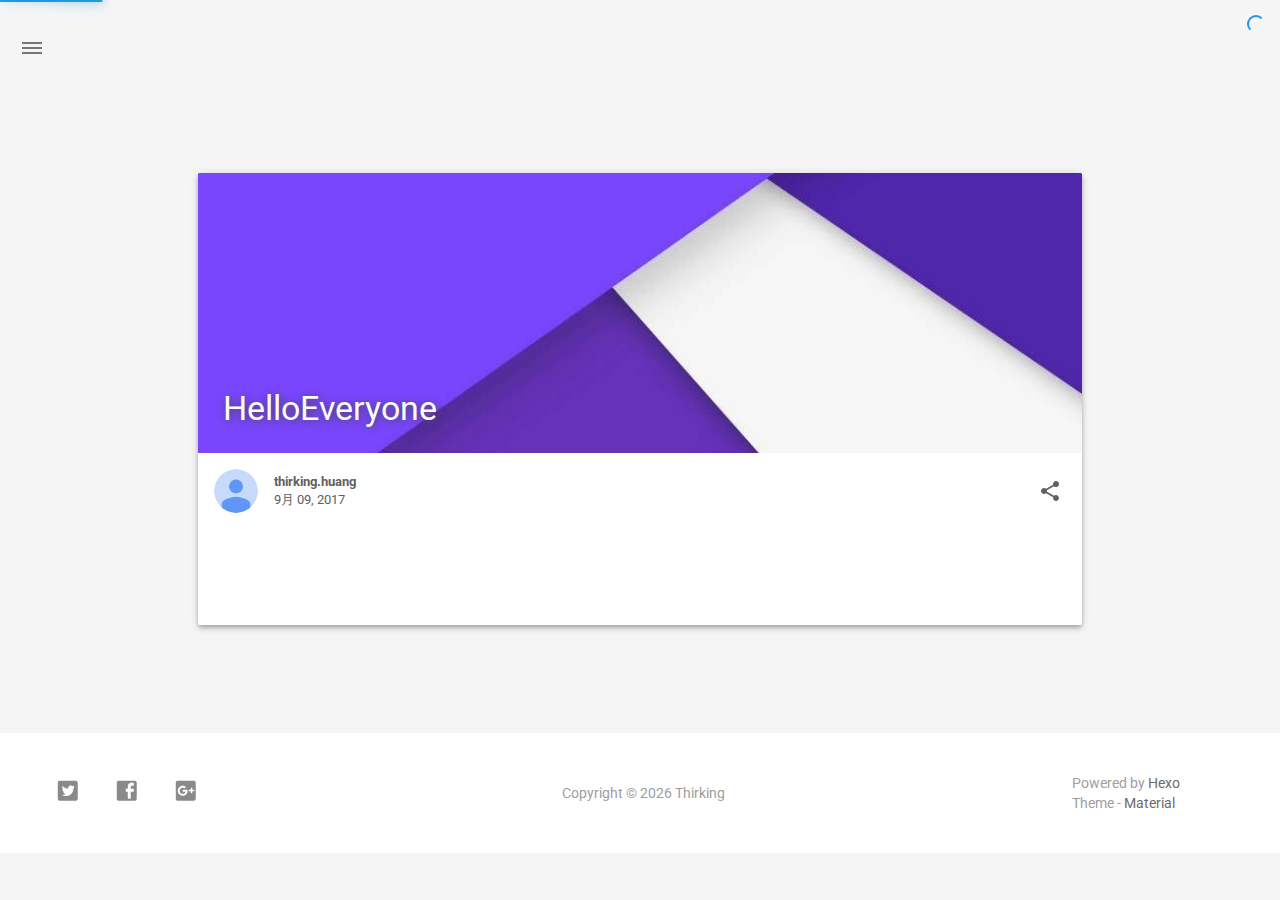
<file: tags/HelloEveryone.html>
<!DOCTYPE html>
<html style="display: none;" lang="zh">
    <head>
    <meta charset="utf-8">
    <!--
        © Material Theme
        https://github.com/viosey/hexo-theme-material
        Version: 1.5.0 -->
    <script>
        window.materialVersion = "1.5.0"
        // Delete localstorage with these tags
        window.oldVersion = [
            'codestartv1',
            '1.3.4',
            '1.4.0',
            '1.4.0b1'
        ]
    </script>

    <!-- dns prefetch -->
    <meta http-equiv="x-dns-prefetch-control" content="on">














    <!-- Title -->
    
    <title>
        
            HelloEveryone | 
        
        Thirking
    </title>

    <!-- Meta & Info -->
    <meta http-equiv="X-UA-Compatible" content="IE=Edge,chrome=1">
    <meta name="viewport" content="width=device-width, initial-scale=1, user-scalable=no">
    <meta name="format-detection" content="telephone=no"/>
    <meta name="theme-color" content="#0097A7">
    <meta name="author" content="thirking.huang">
    <meta name="description" itemprop="description" content="">
    <meta name="keywords" content="">

    <!-- Import lsloader -->
    <script>(function(){window.lsloader={jsRunSequence:[],jsnamemap:{},cssnamemap:{}};lsloader.removeLS=function(key){try{localStorage.removeItem(key)}catch(e){}};lsloader.setLS=function(key,val){try{localStorage.setItem(key,val)}catch(e){}};lsloader.getLS=function(key){var val="";try{val=localStorage.getItem(key)}catch(e){val=""}return val};versionString="/*"+(window.materialVersion||"unknownVersion")+"*/";lsloader.clean=function(){try{var keys=[];for(var i=0;i<localStorage.length;i++){keys.push(localStorage.key(i))}keys.forEach(function(key){var data=lsloader.getLS(key);if(window.oldVersion){var remove=window.oldVersion.reduce(function(p,c){return p||data.indexOf("/*"+c+"*/")!==-1},false);if(remove){lsloader.removeLS(key)}}})}catch(e){}};lsloader.clean();lsloader.load=function(jsname,jspath,cssonload,isJs){if(typeof cssonload==="boolean"){isJs=cssonload;cssonload=undefined}isJs=isJs||false;cssonload=cssonload||function(){};var code;code=this.getLS(jsname);if(code&&code.indexOf(versionString)===-1){this.removeLS(jsname);this.requestResource(jsname,jspath,cssonload,isJs);return}if(code){var versionNumber=code.split(versionString)[0];if(versionNumber!=jspath){console.log("reload:"+jspath);this.removeLS(jsname);this.requestResource(jsname,jspath,cssonload,isJs);return}code=code.split(versionString)[1];if(isJs){this.jsRunSequence.push({name:jsname,code:code});this.runjs(jspath,jsname,code)}else{document.getElementById(jsname).appendChild(document.createTextNode(code));cssonload()}}else{this.requestResource(jsname,jspath,cssonload,isJs)}};lsloader.requestResource=function(name,path,cssonload,isJs){var that=this;if(isJs){this.iojs(path,name,function(path,name,code){that.setLS(name,path+versionString+code);that.runjs(path,name,code)})}else{this.iocss(path,name,function(code){document.getElementById(name).appendChild(document.createTextNode(code));that.setLS(name,path+versionString+code)},cssonload)}};lsloader.iojs=function(path,jsname,callback){var that=this;that.jsRunSequence.push({name:jsname,code:""});try{var xhr=new XMLHttpRequest;xhr.open("get",path,true);xhr.onreadystatechange=function(){if(xhr.readyState==4){if(xhr.status>=200&&xhr.status<300||xhr.status==304){if(xhr.response!=""){callback(path,jsname,xhr.response);return}}that.jsfallback(path,jsname)}};xhr.send(null)}catch(e){that.jsfallback(path,jsname)}};lsloader.iocss=function(path,jsname,callback,cssonload){var that=this;try{var xhr=new XMLHttpRequest;xhr.open("get",path,true);xhr.onreadystatechange=function(){if(xhr.readyState==4){if(xhr.status>=200&&xhr.status<300||xhr.status==304){if(xhr.response!=""){callback(xhr.response);cssonload();return}}that.cssfallback(path,jsname,cssonload)}};xhr.send(null)}catch(e){that.cssfallback(path,jsname,cssonload)}};lsloader.iofonts=function(path,jsname,callback,cssonload){var that=this;try{var xhr=new XMLHttpRequest;xhr.open("get",path,true);xhr.onreadystatechange=function(){if(xhr.readyState==4){if(xhr.status>=200&&xhr.status<300||xhr.status==304){if(xhr.response!=""){callback(xhr.response);cssonload();return}}that.cssfallback(path,jsname,cssonload)}};xhr.send(null)}catch(e){that.cssfallback(path,jsname,cssonload)}};lsloader.runjs=function(path,name,code){if(!!name&&!!code){for(var k in this.jsRunSequence){if(this.jsRunSequence[k].name==name){this.jsRunSequence[k].code=code}}}if(!!this.jsRunSequence[0]&&!!this.jsRunSequence[0].code&&this.jsRunSequence[0].status!="failed"){var script=document.createElement("script");script.appendChild(document.createTextNode(this.jsRunSequence[0].code));script.type="text/javascript";document.getElementsByTagName("head")[0].appendChild(script);this.jsRunSequence.shift();if(this.jsRunSequence.length>0){this.runjs()}}else if(!!this.jsRunSequence[0]&&this.jsRunSequence[0].status=="failed"){var that=this;var script=document.createElement("script");script.src=this.jsRunSequence[0].path;script.type="text/javascript";this.jsRunSequence[0].status="loading";script.onload=function(){that.jsRunSequence.shift();if(that.jsRunSequence.length>0){that.runjs()}};document.body.appendChild(script)}};lsloader.tagLoad=function(path,name){this.jsRunSequence.push({name:name,code:"",path:path,status:"failed"});this.runjs()};lsloader.jsfallback=function(path,name){if(!!this.jsnamemap[name]){return}else{this.jsnamemap[name]=name}for(var k in this.jsRunSequence){if(this.jsRunSequence[k].name==name){this.jsRunSequence[k].code="";this.jsRunSequence[k].status="failed";this.jsRunSequence[k].path=path}}this.runjs()};lsloader.cssfallback=function(path,name,cssonload){if(!!this.cssnamemap[name]){return}else{this.cssnamemap[name]=1}var link=document.createElement("link");link.type="text/css";link.href=path;link.rel="stylesheet";link.onload=link.onerror=cssonload;var root=document.getElementsByTagName("script")[0];root.parentNode.insertBefore(link,root)};lsloader.runInlineScript=function(scriptId,codeId){var code=document.getElementById(codeId).innerText;this.jsRunSequence.push({name:scriptId,code:code});this.runjs()};lsloader.loadCombo=function(jslist){var updateList="";var requestingModules={};for(var k in jslist){var LS=this.getLS(jslist[k].name);if(!!LS){var version=LS.split(versionString)[0];var code=LS.split(versionString)[1]}else{var version=""}if(version==jslist[k].path){this.jsRunSequence.push({name:jslist[k].name,code:code,path:jslist[k].path})}else{this.jsRunSequence.push({name:jslist[k].name,code:null,path:jslist[k].path,status:"comboloading"});requestingModules[jslist[k].name]=true;updateList+=(updateList==""?"":";")+jslist[k].path}}var that=this;if(!!updateList){var xhr=new XMLHttpRequest;xhr.open("get",combo+updateList,true);xhr.onreadystatechange=function(){if(xhr.readyState==4){if(xhr.status>=200&&xhr.status<300||xhr.status==304){if(xhr.response!=""){that.runCombo(xhr.response,requestingModules);return}}else{for(var i in that.jsRunSequence){if(requestingModules[that.jsRunSequence[i].name]){that.jsRunSequence[i].status="failed"}}that.runjs()}}};xhr.send(null)}this.runjs()};lsloader.runCombo=function(comboCode,requestingModules){comboCode=comboCode.split("/*combojs*/");comboCode.shift();for(var k in this.jsRunSequence){if(!!requestingModules[this.jsRunSequence[k].name]&&!!comboCode[0]){this.jsRunSequence[k].status="comboJS";this.jsRunSequence[k].code=comboCode[0];this.setLS(this.jsRunSequence[k].name,this.jsRunSequence[k].path+versionString+comboCode[0]);comboCode.shift()}}this.runjs()}})();</script>

    <!-- Import queue -->
    <script>function Queue(){this.dataStore=[];this.offer=b;this.poll=d;this.execNext=a;this.debug=false;this.startDebug=c;function b(e){if(this.debug){console.log("Offered a Queued Function.")}if(typeof e==="function"){this.dataStore.push(e)}else{console.log("You must offer a function.")}}function d(){if(this.debug){console.log("Polled a Queued Function.")}return this.dataStore.shift()}function a(){var e=this.poll();if(e!==undefined){if(this.debug){console.log("Run a Queued Function.")}e()}}function c(){this.debug=true}}var queue=new Queue();</script>

    <!-- Favicons -->
    <link rel="icon shortcut" type="image/ico" href="/img/favicon.png">
    <link rel="icon" sizes="192x192" href="/img/favicon.png">
    <link rel="apple-touch-icon" href="/img/favicon.png">

    <!--iOS -->
    <meta name="apple-mobile-web-app-title" content="Title">
    <meta name="apple-mobile-web-app-capable" content="yes">
    <meta name="apple-mobile-web-app-status-bar-style" content="black">
    <meta name="HandheldFriendly" content="True">
    <meta name="MobileOptimized" content="480">

    <!-- Add to homescreen for Chrome on Android -->
    <meta name="mobile-web-app-capable" content="yes">

    <!-- Add to homescreen for Safari on iOS -->
    <meta name="apple-mobile-web-app-capable" content="yes">
    <meta name="apple-mobile-web-app-status-bar-style" content="black">
    <meta name="apple-mobile-web-app-title" content="Thirking">

    <!-- Site Verification -->
    
    <meta name="baidu-site-verification" content="gzPQCgCfOe" />

    <!-- RSS -->
    

    <!--[if lte IE 9]>
        <link rel="stylesheet" href="/css/ie-blocker.css">

        
            <script src="/js/ie-blocker.zhCN.js"></script>
        
    <![endif]-->

    <!-- Import CSS -->
    
        <style id="material_css"></style><script>if(typeof window.lsLoadCSSMaxNums === "undefined")window.lsLoadCSSMaxNums = 0;window.lsLoadCSSMaxNums++;lsloader.load("material_css","/css/material.min.css?Z7a72R1E4SxzBKR/WGctOA==",function(){if(typeof window.lsLoadCSSNums === "undefined")window.lsLoadCSSNums = 0;window.lsLoadCSSNums++;if(window.lsLoadCSSNums == window.lsLoadCSSMaxNums)document.documentElement.style.display="";}, false)</script>
        <style id="style_css"></style><script>if(typeof window.lsLoadCSSMaxNums === "undefined")window.lsLoadCSSMaxNums = 0;window.lsLoadCSSMaxNums++;lsloader.load("style_css","/css/style.min.css?MKetZV3cUTfDxvMffaOezg==",function(){if(typeof window.lsLoadCSSNums === "undefined")window.lsLoadCSSNums = 0;window.lsLoadCSSNums++;if(window.lsLoadCSSNums == window.lsLoadCSSMaxNums)document.documentElement.style.display="";}, false)</script>

        

    

    

    <!-- Config CSS -->

<!-- Other Styles -->
<style>
  body, html {
    font-family: Roboto, "Helvetica Neue", Helvetica, "PingFang SC", "Hiragino Sans GB", "Microsoft YaHei", "微软雅黑", Arial, sans-serif;
    overflow-x: hidden !important;
  }
  
  code {
    font-family: Consolas, Monaco, 'Andale Mono', 'Ubuntu Mono', monospace;
  }

  a {
    color: #00838F;
  }

  .mdl-card__media,
  #search-label,
  #search-form-label:after,
  #scheme-Paradox .hot_tags-count,
  #scheme-Paradox .sidebar_archives-count,
  #scheme-Paradox .sidebar-colored .sidebar-header,
  #scheme-Paradox .sidebar-colored .sidebar-badge{
    background-color: #0097A7 !important;
  }

  /* Sidebar User Drop Down Menu Text Color */
  #scheme-Paradox .sidebar-colored .sidebar-nav>.dropdown>.dropdown-menu>li>a:hover,
  #scheme-Paradox .sidebar-colored .sidebar-nav>.dropdown>.dropdown-menu>li>a:focus {
    color: #0097A7 !important;
  }

  #post_entry-right-info,
  .sidebar-colored .sidebar-nav li:hover > a,
  .sidebar-colored .sidebar-nav li:hover > a i,
  .sidebar-colored .sidebar-nav li > a:hover,
  .sidebar-colored .sidebar-nav li > a:hover i,
  .sidebar-colored .sidebar-nav li > a:focus i,
  .sidebar-colored .sidebar-nav > .open > a,
  .sidebar-colored .sidebar-nav > .open > a:hover,
  .sidebar-colored .sidebar-nav > .open > a:focus,
  #ds-reset #ds-ctx .ds-ctx-entry .ds-ctx-head a {
    color: #0097A7 !important;
  }

  .toTop {
    background: #757575 !important;
  }

  .material-layout .material-post>.material-nav,
  .material-layout .material-index>.material-nav,
  .material-nav a {
    color: #757575;
  }

  #scheme-Paradox .MD-burger-layer {
    background-color: #757575;
  }

  #scheme-Paradox #post-toc-trigger-btn {
    color: #757575;
  }

  .post-toc a:hover {
    color: #00838F;
    text-decoration: underline;
  }

</style>


<!-- Theme Background Related-->

    <style>
      body{
        background-color: #F5F5F5;
      }

      /* blog_info bottom background */
      #scheme-Paradox .material-layout .something-else .mdl-card__supporting-text{
        background-color: #fff;
      }
    </style>




<!-- Fade Effect -->

    <style>
      .fade {
        transition: all 800ms linear;
        -webkit-transform: translate3d(0,0,0);
        -moz-transform: translate3d(0,0,0);
        -ms-transform: translate3d(0,0,0);
        -o-transform: translate3d(0,0,0);
        transform: translate3d(0,0,0);
        opacity: 1;
      }

      .fade.out{
        opacity: 0;
      }
    </style>


<!-- Import Font -->
<!-- Import Roboto -->

    <link href="https://fonts.googleapis.com/css?family=Roboto:300,400,500" rel="stylesheet">


<!-- Import Material Icon -->

    <link href="https://fonts.googleapis.com/icon?family=Material+Icons" rel="stylesheet">




    <!-- Import jQuery -->
    
        <script>lsloader.load("jq_js","/js/jquery.min.js?qcusAULNeBksqffqUM2+Ig==", true)</script>
    

    <!-- The Open Graph protocol -->
    <meta property="og:url" content="http://yoursite.com">
    <meta property="og:type" content="blog">
    <meta property="og:title" content="HelloEveryone | Thirking">
    <meta property="og:image" content="http://yoursite.com/img/favicon.png" />
    <meta property="og:description" content="">
    

    

    <!-- The Twitter Card protocol -->
    <meta name="twitter:title" content="HelloEveryone | Thirking">
    <meta name="twitter:description" content="">
    <meta name="twitter:image" content="http://yoursite.com/img/favicon.png">
    <meta name="twitter:card" content="summary_large_image" />
    <meta name="twitter:url" content="http://yoursite.com" />

    <!-- Add canonical link for SEO -->
    
        <link rel="canonical" href="http://yoursite.com/tags/HelloEveryone.html" />
    

    <!-- Structured-data for SEO -->
    
        



    

    <!-- Analytics -->
    
    
    

    <!-- Custom Head -->
    

</head>


    
        <body id="scheme-Paradox" class="lazy">
            <div class="material-layout  mdl-js-layout has-drawer is-upgraded">
                

                <!-- Main Container -->
                <main class="material-layout__content" id="main">

                    <!-- Top Anchor -->
                    <div id="top"></div>

                    
                        <!-- Hamburger Button -->
                        <button class="MD-burger-icon sidebar-toggle">
                            <span class="MD-burger-layer"></span>
                        </button>
                    

                    <!-- Post TOC -->


<!-- Layouts -->

    <!-- Post Module -->
    <div class="material-post_container">

        <div class="material-post mdl-grid">
            <div class="mdl-card mdl-shadow--4dp mdl-cell mdl-cell--12-col">

                <!-- Post Header(Thumbnail & Title) -->
                
    <!-- Paradox Post Header -->
    
        
            <!-- Random Thumbnail -->
            <div class="post_thumbnail-random mdl-card__media mdl-color-text--grey-50">
            <script type="text/ls-javascript" id="post-thumbnail-script">
    var randomNum = Math.floor(Math.random() * 19 + 1);

    $('.post_thumbnail-random').attr('data-original', '/img/random/material-' + randomNum + '.png');
    $('.post_thumbnail-random').addClass('lazy');
</script>

        
    
            <p class="article-headline-p">
                HelloEveryone
            </p>
        </div>





                
                    <!-- Paradox Post Info -->
                    <div class="mdl-color-text--grey-700 mdl-card__supporting-text meta">

    <!-- Author Avatar -->
    <div id="author-avatar">
        <img src="/img/avatar.png" width="44px" height="44px" alt="Author Avatar"/>
    </div>
    <!-- Author Name & Date -->
    <div>
        <strong>thirking.huang</strong>
        <span>9月 09, 2017</span>
    </div>

    <div class="section-spacer"></div>

    <!-- Favorite -->
    <!--
        <button id="article-functions-like-button" class="mdl-button mdl-js-button mdl-js-ripple-effect mdl-button--icon btn-like">
            <i class="material-icons" role="presentation">favorite</i>
            <span class="visuallyhidden">favorites</span>
        </button>
    -->

    <!-- Qrcode -->
    

    <!-- Tags (bookmark) -->
    

    <!-- Share -->
    <button id="article-fuctions-share-button" class="mdl-button mdl-js-button mdl-js-ripple-effect mdl-button--icon">
    <i class="material-icons" role="presentation">share</i>
    <span class="visuallyhidden">share</span>
</button>
<ul class="mdl-menu mdl-menu--bottom-right mdl-js-menu mdl-js-ripple-effect" for="article-fuctions-share-button">
    

    

    <!-- Share Weibo -->
    
        <a class="post_share-link" href="http://service.weibo.com/share/share.php?appkey=&title=HelloEveryone&url=http://yoursite.com/tags/HelloEveryone.html&pic=http://yoursite.com/img/favicon.png&searchPic=false&style=simple" target="_blank">
            <li class="mdl-menu__item">
                分享到微博
            </li>
        </a>
    

    <!-- Share Twitter -->
    

    <!-- Share Facebook -->
    

    <!-- Share Google+ -->
    

    <!-- Share LinkedIn -->
    

    <!-- Share QQ -->
    
        <a class="post_share-link" href="http://connect.qq.com/widget/shareqq/index.html?site=Thirking&title=HelloEveryone&summary=&pics=http://yoursite.com/img/favicon.png&url=http://yoursite.com/tags/HelloEveryone.html" target="_blank">
            <li class="mdl-menu__item">
                分享到 QQ
            </li>
        </a>
    

    <!-- Share Telegram -->
    
</ul>

</div>

                

                <!-- Post Content -->
                <div id="post-content" class="mdl-color-text--grey-700 mdl-card__supporting-text fade out">
    
        <p>今天试一下在github上写博客，感觉很不错</p>

        
    

    
</div>


                

                <!-- Post Comments -->
                
                    
                
            </div>

            <!-- Post Prev & Next Nav -->
            <nav class="material-nav mdl-color-text--grey-50 mdl-cell mdl-cell--12-col">
    <!-- Prev Nav -->
    

    <!-- Section Spacer -->
    <div class="section-spacer"></div>

    <!-- Next Nav -->
    
</nav>

        </div>
    </div>



                    
                        <!-- Overlay For Active Sidebar -->
<div class="sidebar-overlay"></div>

<!-- Material sidebar -->
<aside id="sidebar" class="sidebar sidebar-colored sidebar-fixed-left" role="navigation">
    <div id="sidebar-main">
        <!-- Sidebar Header -->
        <div class="sidebar-header header-cover" style="background-image: url(/img/sidebar_header.png);">
    <!-- Top bar -->
    <div class="top-bar"></div>

    <!-- Sidebar toggle button -->
    <button type="button" class="sidebar-toggle mdl-button mdl-js-button mdl-js-ripple-effect mdl-button--icon" style="display: initial;" data-upgraded=",MaterialButton,MaterialRipple">
        <i class="material-icons">clear_all</i>
        <span class="mdl-button__ripple-container">
            <span class="mdl-ripple">
            </span>
        </span>
    </button>

    <!-- Sidebar Avatar -->
    <div class="sidebar-image">
        <img src="/img/avatar.png" alt="thirking.huang's avatar">
    </div>

    <!-- Sidebar Email -->
    <a data-toggle="dropdown" class="sidebar-brand" href="#settings-dropdown">
        979339510@qq.com
        <b class="caret"></b>
    </a>
</div>


        <!-- Sidebar Navigation  -->
        <ul class="nav sidebar-nav">
    <!-- User dropdown  -->
    <li class="dropdown">
        <ul id="settings-dropdown" class="dropdown-menu">
            
                <li>
                    <a href="#" target="_blank" title="Email Me">
                        
                            <i class="material-icons sidebar-material-icons sidebar-indent-left1pc-element">email</i>
                        
                        Email Me
                    </a>
                </li>
            
        </ul>
    </li>

    <!-- Homepage -->
    
        <li id="sidebar-first-li">
            <a href="/">
                
                    <i class="material-icons sidebar-material-icons">home</i>
                
                主页
            </a>
        </li>
        
    

    <!-- Archives  -->
    
        <li class="dropdown">
            <a href="#" class="ripple-effect dropdown-toggle" data-toggle="dropdown">
                
                    <i class="material-icons sidebar-material-icons">inbox</i>
                
                    归档
                <b class="caret"></b>
            </a>
            <ul class="dropdown-menu">
            <li>
                <a class="sidebar_archives-link" href="/archives/2017/09/">九月 2017<span class="sidebar_archives-count">3</span></a>
            </ul>
        </li>
        
    

    <!-- Categories  -->
    

    <!-- Pages  -->
    

    <!-- Article Number  -->
    
</ul>


        <!-- Sidebar Footer -->
        <!--
I'm glad you use this theme, the development is no so easy, I hope you can keep the copyright, I will thank you so much.
If you still want to delete the copyrights, could you still retain the first one? Which namely "Theme Material"
It will not impact the appearance and can give developers a lot of support :)

很高兴您使用并喜欢该主题，开发不易 十分谢谢与希望您可以保留一下版权声明。
如果您仍然想删除的话 能否只保留第一项呢？即 "Theme Material"
它不会影响美观并可以给开发者很大的支持和动力。 :)
-->

<!-- Sidebar Divider -->

    <div class="sidebar-divider"></div>


<!-- Theme Material -->

    <a href="https://github.com/viosey/hexo-theme-material"  class="sidebar-footer-text-a" target="_blank">
        <div class="sidebar-text mdl-button mdl-js-button mdl-js-ripple-effect sidebar-footer-text-div" data-upgraded=",MaterialButton,MaterialRipple">
            主题 - Material
            <span class="sidebar-badge badge-circle">i</span>
        </div>
    </a>


<!-- Help & Support -->
<!--

-->

<!-- Feedback -->
<!--

-->

<!-- About Theme -->
<!--

-->

    </div>

    <!-- Sidebar Image -->
    

</aside>

                    

                    

                    <!--Footer-->
<footer class="mdl-mini-footer" id="bottom">
    
        <!-- Paradox Footer Left Section -->
        <div class="mdl-mini-footer--left-section sns-list">
    <!-- Twitter -->
    
        <a href="https://twitter.com/twitter" target="_blank">
            <button class="mdl-mini-footer--social-btn social-btn footer-sns-twitter">
                <span class="visuallyhidden">Twitter</span>
            </button><!--
     --></a>
    

    <!-- Facebook -->
    
        <a href="https://www.facebook.com/facebook" target="_blank">
            <button class="mdl-mini-footer--social-btn social-btn footer-sns-facebook">
                <span class="visuallyhidden">Facebook</span>
            </button><!--
     --></a>
    

    <!-- Google + -->
    
        <a href="https://www.google.com/" target="_blank">
            <button class="mdl-mini-footer--social-btn social-btn footer-sns-gplus">
                <span class="visuallyhidden">Google Plus</span>
            </button><!--
     --></a>
    

    <!-- Weibo -->
    

    <!-- Instagram -->
    

    <!-- Tumblr -->
    

    <!-- Github -->
    

    <!-- LinkedIn -->
    

    <!-- Zhihu -->
    

    <!-- Bilibili -->
    

    <!-- Telegram -->
    
    
    <!-- V2EX -->
    
</div>


        <!--Copyright-->
        <div id="copyright">
            Copyright&nbsp;©<script type="text/javascript">var fd = new Date();document.write("&nbsp;" + fd.getFullYear() + "&nbsp;");</script>Thirking
            
        </div>

        <!-- Paradox Footer Right Section -->

        <!--
        I am glad you use this theme, the development is no so easy, I hope you can keep the copyright.
        It will not impact the appearance and can give developers a lot of support :)

        很高兴您使用该主题，开发不易，希望您可以保留一下版权声明。
        它不会影响美观并可以给开发者很大的支持。 :)
        -->

        <div class="mdl-mini-footer--right-section">
            <div>
                <div class="footer-develop-div">Powered by <a href="https://hexo.io" target="_blank" class="footer-develop-a">Hexo</a></div>
                <div class="footer-develop-div">Theme - <a href="https://github.com/viosey/hexo-theme-material" target="_blank" class="footer-develop-a">Material</a></div>
            </div>
        </div>
    
</footer>


                    <!-- Import JS File -->

    <script>lsloader.load("lazyload_js","/js/lazyload.min.js?1BcfzuNXqV+ntF6gq+5X3Q==", true)</script>



    <script>lsloader.load("js_js","/js/js.min.js?V/53wGualMuiPM3xoetD5Q==", true)</script>



    <script>lsloader.load("np_js","/js/nprogress.js?pl3Qhb9lvqR1FlyLUna1Yw==", true)</script>


<script type="text/ls-javascript" id="NProgress-script">
    NProgress.configure({
        showSpinner: true
    });
    NProgress.start();
    $('#nprogress .bar').css({
        'background': '#29d'
    });
    $('#nprogress .peg').css({
        'box-shadow': '0 0 10px #29d, 0 0 15px #29d'
    });
    $('#nprogress .spinner-icon').css({
        'border-top-color': '#29d',
        'border-left-color': '#29d'
    });
    setTimeout(function() {
        NProgress.done();
        $('.fade').removeClass('out');
    }, 800);
</script>













<!-- UC Browser Compatible -->
<script>
	var agent = navigator.userAgent.toLowerCase();
	if(agent.indexOf('ucbrowser')>0) {
		document.write('<link rel="stylesheet" href="/css/uc.css">');
	   alert('由于 UC 浏览器使用极旧的内核，而本网站使用了一些新的特性。\n为了您能更好的浏览，推荐使用 Chrome 或 Firefox 浏览器。');
	}
</script>

<!-- Import prettify js  -->



<!-- Window Load -->
<!-- add class for prettify -->
<script type="text/ls-javascript" id="window-load">
    $(window).on('load', function() {
        // Post_Toc parent position fixed
        $('.post-toc-wrap').parent('.mdl-menu__container').css('position', 'fixed');
    });

    
    
</script>

<!-- MathJax Load-->


<!-- Bing Background -->


<script type="text/ls-javascript" id="lazy-load">
    // Offer LazyLoad
    queue.offer(function(){
        $('.lazy').lazyload({
            effect : 'show'
        });
    });

    // Start Queue
    $(document).ready(function(){
        setInterval(function(){
            queue.execNext();
        },200);
    });
</script>

<!-- Custom Footer -->



<script>
    (function(){
        var scriptList = document.querySelectorAll('script[type="text/ls-javascript"]')

        for (var i = 0; i < scriptList.length; ++i) {
            var item = scriptList[i];
            lsloader.runInlineScript(item.id,item.id);
        }
    })()
console.log('\n %c © Material Theme | Version: 1.5.0 | https://github.com/viosey/hexo-theme-material %c \n', 'color:#455a64;background:#e0e0e0;padding:5px 0;border-top-left-radius:5px;border-bottom-left-radius:5px;', 'color:#455a64;background:#e0e0e0;padding:5px 0;border-top-right-radius:5px;border-bottom-right-radius:5px;');
</script>

                </main>
            </div>
        </body>
    
</html>
</file>
<file: css/ie-blocker.css>
@charset "utf-8";
body .demo-blog{
    display: none;
}

h1{
    background-color: #fff;
    font-size: 48px;
    line-height: 48px;
    border-left: none;
    width: auto;
    margin: 0px !important;
}

#ib-container {
    display: none;
    width: 100%;
    height: 100%;
    font-family: Arial, Helvetica, sans-serif;
    position: fixed;
    top: 0;
    left: 0;
    box-sizing: content-box !important;
    z-index: 99999;
}

#ib-container * {
    box-sizing: content-box !important;
}

.ib-modal {
    height: 288px;
    background: #fff;
    border-left: 8px solid #4fc1e9;
    position: absolute;
    color: #434a54;
    z-index: 99999;
    width: 592px;
    top: 50%;
    left: 50%;
    transform: translateY(-50%) translateX(-50%);
    padding: 49px 30px 30px;
}

.ib-header {
    height: 80px;
    padding: 0;
}

.ib-header h1 {
    margin: 0;
    font-size: 24px;
    text-align: left;
    color: #434a54;
}

.ib-header p {
    margin: 10px 0 0 0;
    font-size: 14px;
    line-height: 18px;
    text-align: left;
    color: #434a54;
}

.ib-header p strong {
    font-weight: normal;
    color: #3bafda;
}

.ib-browsers {
    height: 80px;
    list-style: none;
    margin: 0;
    padding: 0;
    padding-top: 0;
    margin-top: 49px;
}

.ib-browsers li {
    float: left;
    width: 148px;
    height: 80px;
    position: relative;
    list-style: none;
}

.ib-browsers li a {
    display: block;
    width: 100%;
    height: 100%;
    position: absolute;
    color: #434a54;
    text-decoration: none;
    cursor: pointer;
}

.ib-browsers li a:hover {
    background-color: #F2F2F2;
}

.ib-browsers li a:hover .ib-browser-name {
    background-color: #4fc1e9;
    color: #fff;
}

.ib-browser-icon {
    display: block;
    width: 118px;
    height: 90px;
    margin: 0 auto;
    margin-top: 20px;
}

.ib-browser-name {
    line-height: 18px;
    margin-top: 5px;
    text-align: center;
    font-size: 20px;
}

.ib-browser-description {
    height: 50px;
    line-height: 14px;
    font-size: 12px;
    margin-top: 10px;
    padding: 0 5px;
}

.ib-footer {
    height: 30px;
}

.ib-try {
    float: right;
    height: 30px;
    padding: 0 15px;
    color: #fff;
    background-color: #3bafda;
    font-size: 12px;
    line-height: 30px;
    cursor: pointer;
    text-decoration: none;
    margin-top: 49px;
}

.ib-try:hover {
    background-color: #4fc1e9;
}

.ib-mask {
    width: 100%;
    height: 100%;
    position: absolute;
    top: 0;
    left: 0;
    _position: absolute;
    _top: expression(eval(document.documentElement.scrollTop) + 'px');
    _left: expression(eval(document.documentElement.scrollLeft) + 'px');
    _right: auto;
    _bottom: auto;
    _width: expression(eval(document.documentElement.clientWidth) + 'px');
    _height: expression(eval(document.documentElement.clientHeight) + 'px');
    z-index: 99999;
}

.ib-mask {
    background: rgb(0, 0, 0);
    opacity: 0.8;
    -ms-filter: "progid:DXImageTransform.Microsoft.Alpha(Opacity=80)";
    filter: alpha(opacity=80);
    z-index: 99998;
}

.zh-cn #ib-container {
    font-family: 'Microsoft Yahei', sans-serif;
}

.zh-cn .ib-browser-description {
    font-size: 12px;
}
</file>
<file: css/uc.css>
#scheme-Paradox .mdl-grid{
  display: block !important;
}

#scheme-Paradox .material-layout .mdl-card{
  margin-left: 0;
  margin-right: 0;
  width: 100%;
}

#scheme-Paradox .material-layout .mdl-card{
  display: block;
}

#scheme-Paradox .material-layout .mdl-card__media{
  display: block;
}

#scheme-Paradox .index-top-block,
#scheme-Paradox footer{
  display: none !important;
}

#scheme-Paradox .material-index{
  padding-top: 80px !important;
}

#scheme-Paradox .material-layout .mdl-card__media{
  height: 223px;
}

#scheme-Paradox .post_entry-content {
  display: block !important;
}

#scheme-Paradox .material-layout .meta{
  display: block !important;
}

#scheme-Paradox .article-headline-p{
  position: relative;
  top: 140px;
}

#scheme-Paradox #author-avatar{
  width: 44px;
  height: 44px;
  float: left;
}

.fabs{
  width: 56px;
}

#uc_recommend_ad{
  display: none !important;
}
</file>
<file: css/gallery.min.css>
.table-wrapper,pre code{overflow-x:auto}.panel,.table-wrapper,pre{-webkit-overflow-scrolling:touch}#main,#main .thumb,#main .thumb>.image,.poptrox-overlay{-webkit-tap-highlight-color:rgba(255,255,255,0)}a,abbr,acronym,address,applet,article,aside,audio,b,big,blockquote,body,canvas,caption,center,cite,code,dd,del,details,dfn,div,dl,dt,em,embed,fieldset,figcaption,figure,footer,form,h1,h2,h3,h4,h5,h6,header,hgroup,html,i,iframe,img,ins,kbd,label,legend,li,mark,menu,nav,object,ol,output,p,pre,q,ruby,s,samp,section,small,span,strike,strong,sub,summary,sup,table,tbody,td,tfoot,th,thead,time,tr,tt,u,ul,var,video{margin:0;padding:0;border:0;font:inherit;vertical-align:baseline}sub,sup{position:relative;font-size:.8em}blockquote,em,i{font-style:italic}code,pre{font-family:"Courier New",monospace}blockquote,p,pre{margin:0 0 2em}article,aside,details,figcaption,figure,footer,header,hgroup,menu,nav,section{display:block}blockquote,q{quotes:none}blockquote:after,blockquote:before,q:after,q:before{content:'';content:none}body{-webkit-text-size-adjust:none;-ms-overflow-style:scrollbar;background:#242629}*,:after,:before{-moz-box-sizing:border-box;-webkit-box-sizing:border-box;box-sizing:border-box}@-moz-keyframes spinner{0%{-moz-transform:rotate(0);-webkit-transform:rotate(0);-ms-transform:rotate(0);transform:rotate(0)}100%{-moz-transform:rotate(359deg);-webkit-transform:rotate(359deg);-ms-transform:rotate(359deg);transform:rotate(359deg)}}@-webkit-keyframes spinner{0%{-moz-transform:rotate(0);-webkit-transform:rotate(0);-ms-transform:rotate(0);transform:rotate(0)}100%{-moz-transform:rotate(359deg);-webkit-transform:rotate(359deg);-ms-transform:rotate(359deg);transform:rotate(359deg)}}@-ms-keyframes spinner{0%{-moz-transform:rotate(0);-webkit-transform:rotate(0);-ms-transform:rotate(0);transform:rotate(0)}100%{-moz-transform:rotate(359deg);-webkit-transform:rotate(359deg);-ms-transform:rotate(359deg);transform:rotate(359deg)}}@keyframes spinner{0%{-moz-transform:rotate(0);-webkit-transform:rotate(0);-ms-transform:rotate(0);transform:rotate(0)}100%{-moz-transform:rotate(359deg);-webkit-transform:rotate(359deg);-ms-transform:rotate(359deg);transform:rotate(359deg)}}@-ms-viewport{width:device-width}body.loading *,body.loading :after,body.loading :before,body.resizing *,body.resizing :after,body.resizing :before{-moz-animation:none!important;-webkit-animation:none!important;-ms-animation:none!important;animation:none!important;-moz-transition:none!important;-webkit-transition:none!important;-ms-transition:none!important;transition:none!important}body,input,select,textarea{color:#a0a0a1;font-family:"Source Sans Pro",Helvetica,sans-serif;font-size:15pt;font-weight:300;letter-spacing:.025em;line-height:1.65}@media screen and (max-width:1680px) {body,input,select,textarea{font-size:11pt}}a{-moz-transition:color .2s ease-in-out,border-bottom-color .2s ease-in-out;-webkit-transition:color .2s ease-in-out,border-bottom-color .2s ease-in-out;-ms-transition:color .2s ease-in-out,border-bottom-color .2s ease-in-out;transition:color .2s ease-in-out,border-bottom-color .2s ease-in-out;border-bottom:dotted 1px;color:#34a58e;text-decoration:none}a:hover{border-bottom-color:transparent;color:#34a58e!important}b,strong{color:#fff;font-weight:300}h1,h2,h3,h4,h5,h6{color:#fff;font-weight:300;letter-spacing:.1em;line-height:1.5;margin:0 0 1em;text-transform:uppercase}h1 a,h2 a,h3 a,h4 a,h5 a,h6 a{color:inherit;text-decoration:none}h1{font-size:2em}h2{font-size:1.25em}h3{font-size:1.1em}h4{font-size:1em}h5{font-size:.9em}h6{font-size:.7em}@media screen and (max-width:736px) {h2{font-size:1em}h3{font-size:.9em}h4{font-size:.8em}h5,h6{font-size:.7em}}sub{top:.5em}sup{top:-.5em}code,pre{font-size:.9em}blockquote{border-left:4px #36383c;padding:.5em 0 .5em 2em}code{background:#34363b;border:1px solid #36383c;margin:0 .25em;padding:.25em .65em}pre code{display:block;line-height:1.75;padding:1em 1.5em}hr{border:0;border-bottom:solid 1px #36383c;margin:2em 0}hr.major{margin:3em 0}.align-left{text-align:left}.align-center{text-align:center}.align-right{text-align:right}.button,button,input[type=submit],input[type=reset],input[type=button]{-moz-appearance:none;-webkit-appearance:none;-ms-appearance:none;appearance:none;-moz-transition:background-color .2s ease-in-out,box-shadow .2s ease-in-out,color .2s ease-in-out;-webkit-transition:background-color .2s ease-in-out,box-shadow .2s ease-in-out,color .2s ease-in-out;-ms-transition:background-color .2s ease-in-out,box-shadow .2s ease-in-out,color .2s ease-in-out;transition:background-color .2s ease-in-out,box-shadow .2s ease-in-out,color .2s ease-in-out;background-color:transparent;border:0;border-radius:0;box-shadow:inset 0 0 0 2px #36383c;color:#fff!important;cursor:pointer;display:inline-block;font-size:.9em;font-weight:300;height:3.05556em;letter-spacing:.1em;line-height:3.05556em;padding:0 2.5em;text-align:center;text-decoration:none;text-transform:uppercase;white-space:nowrap}.button:hover,button:hover,input[type=submit]:hover,input[type=reset]:hover,input[type=button]:hover{box-shadow:inset 0 0 0 2px #34a58e;color:#34a58e!important}.button:hover:active,button:hover:active,input[type=submit]:hover:active,input[type=reset]:hover:active,input[type=button]:hover:active{background-color:rgba(52,165,142,.15);color:#34a58e!important}.button.icon,button.icon,input[type=submit].icon,input[type=reset].icon,input[type=button].icon{padding-left:1.35em}.button.icon:before,button.icon:before,input[type=submit].icon:before,input[type=reset].icon:before,input[type=button].icon:before{margin-right:.5em}.button.fit,button.fit,input[type=submit].fit,input[type=reset].fit,input[type=button].fit{display:block;margin:0 0 1em;width:100%}.button.small,button.small,input[type=submit].small,input[type=reset].small,input[type=button].small{font-size:.8em}.button.big,button.big,input[type=submit].big,input[type=reset].big,input[type=button].big{font-size:1.35em}.button.special,button.special,input[type=submit].special,input[type=reset].special,input[type=button].special{background-color:#34a58e;box-shadow:none}.button.special:hover,button.special:hover,input[type=submit].special:hover,input[type=reset].special:hover,input[type=button].special:hover{background-color:#47c5ab;color:#fff!important}.button.special:hover:active,button.special:hover:active,input[type=submit].special:hover:active,input[type=reset].special:hover:active,input[type=button].special:hover:active{background-color:#287e6d}.button.disabled,.button:disabled,button.disabled,button:disabled,input[type=submit].disabled,input[type=submit]:disabled,input[type=reset].disabled,input[type=reset]:disabled,input[type=button].disabled,input[type=button]:disabled{-moz-pointer-events:none;-webkit-pointer-events:none;-ms-pointer-events:none;pointer-events:none;opacity:.35}form{margin:0 0 2em}form .field{margin:0 0 1.3em}form .field.half{float:left;padding:0 0 0 .65em;width:50%}form .field.half.first{padding:0 .65em 0 0}form>.actions{margin:1.5em 0 0!important}ol,ul{margin:0 0 2em}@media screen and (max-width:736px) {form .field.half{float:none;padding:0;width:100%}form .field.half.first{padding:0}}label{color:#fff;display:block;font-size:.9em;font-weight:300;margin:0 0 1em}input[type=text],input[type=password],input[type=email],input[type=tel],select,textarea{-moz-appearance:none;-webkit-appearance:none;-ms-appearance:none;appearance:none;background:#34363b;border:0;border-radius:0;color:#a0a0a1;display:block;outline:0;padding:0 1em;text-decoration:none;width:100%}input[type=text]:invalid,input[type=password]:invalid,input[type=email]:invalid,input[type=tel]:invalid,select:invalid,textarea:invalid{box-shadow:none}input[type=text]:focus,input[type=password]:focus,input[type=email]:focus,input[type=tel]:focus,select:focus,textarea:focus{box-shadow:inset 0 0 0 2px #34a58e}.select-wrapper{text-decoration:none;display:block;position:relative}.select-wrapper:before{-moz-osx-font-smoothing:grayscale;-webkit-font-smoothing:antialiased;font-family:FontAwesome;font-style:normal;font-weight:400;text-transform:none!important;color:#36383c;content:'\f078';display:block;height:2.75em;line-height:2.75em;pointer-events:none;position:absolute;right:0;text-align:center;top:0;width:2.75em}.select-wrapper select::-ms-expand{display:none}input[type=text],input[type=password],input[type=email],select{height:2.75em}textarea{padding:.75em 1em}input[type=checkbox],input[type=radio]{-moz-appearance:none;-webkit-appearance:none;-ms-appearance:none;appearance:none;display:block;float:left;margin-right:-2em;opacity:0;width:1em;z-index:-1}input[type=checkbox]+label,input[type=radio]+label{text-decoration:none;color:#a0a0a1;cursor:pointer;display:inline-block;font-size:1em;font-weight:300;padding-left:2.4em;padding-right:.75em;position:relative}.icon:before,input[type=checkbox]+label:before,input[type=radio]+label:before{-moz-osx-font-smoothing:grayscale;-webkit-font-smoothing:antialiased;font-family:FontAwesome;font-style:normal;font-weight:400;text-transform:none!important}input[type=checkbox]+label:before,input[type=radio]+label:before{background:#34363b;content:'';display:inline-block;height:1.65em;left:0;line-height:1.58125em;position:absolute;text-align:center;top:0;width:1.65em}input[type=checkbox]:checked+label:before,input[type=radio]:checked+label:before{background:#34a58e;border-color:#34a58e;color:#fff;content:'\f00c'}input[type=checkbox]:focus+label:before,input[type=radio]:focus+label:before{box-shadow:0 0 0 2px #34a58e}input[type=radio]+label:before{border-radius:100%}::-webkit-input-placeholder{color:#707071!important;opacity:1}:-moz-placeholder{color:#707071!important;opacity:1}::-moz-placeholder{color:#707071!important;opacity:1}:-ms-input-placeholder{color:#707071!important;opacity:1}.formerize-placeholder{color:#707071!important;opacity:1}.icon{text-decoration:none;border-bottom:none;position:relative}#header,.panel{position:fixed}dl dt,table th{font-weight:300}.icon>.label{display:none}#header h1,#header nav>ul>li,#header nav>ul>li a,ul.actions li,ul.icons li{display:inline-block}ol{list-style:decimal;padding-left:1.25em}ol li{padding-left:.25em}ul{list-style:disc;padding-left:1em}ul.actions.fit li>*,ul.actions.vertical li>*{margin-bottom:0}#header nav>ul,ul.actions,ul.alt,ul.icons{list-style:none}ul li{padding-left:.5em}ul.alt{padding-left:0}ul.alt li{border-top:solid 1px #36383c;padding:.5em 0}ul.alt li:first-child{border-top:0;padding-top:0}ul.icons{cursor:default;padding-left:0}ul.icons li{padding:0 1em 0 0}ul.icons li:last-child{padding-right:0}ul.icons li .icon{color:#505051}.poptrox-popup .caption p,table th{color:#fff}ul.icons li .icon:before{font-size:1.5em}ul.actions{cursor:default;padding-left:0}ul.actions li{padding:0 1em 0 0;vertical-align:middle}ul.actions li:last-child{padding-right:0}ul.actions.small li{padding:0 .5em 0 0}ul.actions.vertical li{display:block;padding:1em 0 0}ul.actions.vertical li:first-child{padding-top:0}ul.actions.vertical.small li{padding:.5em 0 0}ul.actions.vertical.small li:first-child{padding-top:0}ul.actions.fit{display:table;margin-left:-1em;padding:0;table-layout:fixed;width:calc(100% + 1em)}ul.actions.fit li{display:table-cell;padding:0 0 0 1em}ul.actions.fit.small{margin-left:-.5em;width:calc(100% + .5em)}ul.actions.fit.small li{padding:0 0 0 .5em}@media screen and (max-width:480px) {body,html{min-width:320px}ul.actions{margin:0 0 2em}ul.actions li{padding:1em 0 0;display:block;text-align:center;width:100%}ul.actions li:first-child{padding-top:0}ul.actions li>*{width:100%;margin:0!important}ul.actions li>.icon:before{margin-left:-2em}ul.actions.small li{padding:.5em 0 0}ul.actions.small li:first-child{padding-top:0}}dl{margin:0 0 2em}dl dt{display:block;margin:0 0 1em}dl dd{margin-left:2em}table{border-collapse:collapse;border-spacing:0;margin:0 0 2em;width:100%}table tbody tr{border:1px solid #36383c;border-left:0;border-right:0}table tbody tr:nth-child(2n+1) {background-color:#34363b}table td{padding:.75em}table th{font-size:.9em;padding:0 .75em .75em;text-align:left}table thead{border-bottom:solid 2px #36383c}table tfoot{border-top:solid 2px #36383c}table.alt{border-collapse:separate}table.alt tbody tr td{border:1px solid #36383c;border-left-width:0;border-top-width:0}table.alt tbody tr td:first-child{border-left-width:1px}table.alt tbody tr:first-child td{border-top-width:1px}table.alt thead{border-bottom:0}table.alt tfoot{border-top:0}.panel{padding:4em 4em 2em;-moz-transform:translateY(100vh);-webkit-transform:translateY(100vh);-ms-transform:translateY(100vh);transform:translateY(100vh);-moz-transition:-moz-transform .5s ease;-webkit-transition:-webkit-transform .5s ease;-ms-transition:-ms-transform .5s ease;transition:transform .5s ease;background:rgba(36,38,41,.975);bottom:4em;left:0;max-height:calc(80vh - 4em);overflow-y:auto;width:100%;z-index:10001}.panel.active{-moz-transform:translateY(1px);-webkit-transform:translateY(1px);-ms-transform:translateY(1px);transform:translateY(1px)}.panel>.inner{margin:0 auto;max-width:100%;width:75em}.panel>.inner.split{display:-moz-flex;display:-webkit-flex;display:-ms-flex;display:flex}.panel>.inner.split>div{margin-left:4em;width:50%}.panel>.inner.split>:first-child{margin-left:0}.panel>.closer{transition:opacity .2s ease-in-out;background-image:url(../img/gallery/close.svg);background-position:center;background-repeat:no-repeat;background-size:3em;cursor:pointer;height:5em;opacity:.25;position:absolute;right:0;top:0;width:5em;z-index:2}.panel>.closer,.poptrox-popup:before{-moz-transition:opacity .2s ease-in-out;-webkit-transition:opacity .2s ease-in-out;-ms-transition:opacity .2s ease-in-out}.panel>.closer:hover{opacity:1}@media screen and (max-width:1280px) {.panel{padding:3em 3em 1em}.panel>.inner.split>div{margin-left:3em}.panel>.closer{background-size:2.5em;background-position:75% 25%}}@media screen and (max-width:980px) {.panel>.inner.split{-moz-flex-direction:column;-webkit-flex-direction:column;-ms-flex-direction:column;flex-direction:column}.panel>.inner.split>div{margin-left:0;width:100%}}@media screen and (max-width:736px) {.panel{-moz-transform:translateY(-100vh);-webkit-transform:translateY(-100vh);-ms-transform:translateY(-100vh);transform:translateY(-100vh);padding:4em 2em 2em;bottom:auto;top:calc(4em - 1px)}.panel.active{-moz-transform:translateY(0);-webkit-transform:translateY(0);-ms-transform:translateY(0);transform:translateY(0)}}.poptrox-popup{background:rgba(31,34,36,.925);box-shadow:0 1em 3em .5em rgba(0,0,0,.25);cursor:default}.poptrox-popup:before{transition:opacity .2s ease-in-out;background-image:-moz-linear-gradient(to left,rgba(31,34,36,.35),rgba(31,34,36,0) 10em,rgba(31,34,36,0)),-moz-linear-gradient(to right,rgba(31,34,36,.35),rgba(31,34,36,0) 10em,rgba(31,34,36,0));background-image:-webkit-linear-gradient(to left,rgba(31,34,36,.35),rgba(31,34,36,0) 10em,rgba(31,34,36,0)),-webkit-linear-gradient(to right,rgba(31,34,36,.35),rgba(31,34,36,0) 10em,rgba(31,34,36,0));background-image:-ms-linear-gradient(to left,rgba(31,34,36,.35),rgba(31,34,36,0) 10em,rgba(31,34,36,0)),-ms-linear-gradient(to right,rgba(31,34,36,.35),rgba(31,34,36,0) 10em,rgba(31,34,36,0));background-image:linear-gradient(to left,rgba(31,34,36,.35),rgba(31,34,36,0) 10em,rgba(31,34,36,0)),linear-gradient(to right,rgba(31,34,36,.35),rgba(31,34,36,0) 10em,rgba(31,34,36,0));content:'';display:block;height:100%;left:0;position:absolute;top:0;width:100%;z-index:1;opacity:1}.poptrox-popup .closer,.poptrox-popup .nav-next,.poptrox-popup .nav-previous{background-position:center;position:absolute;background-repeat:no-repeat;opacity:0}.poptrox-popup .closer{transition:opacity .2s ease-in-out;background-image:url(../img/gallery/close.svg);background-size:3em;height:5em;right:0;top:0;width:5em;z-index:2}.poptrox-popup .closer,.poptrox-popup .nav-next,.poptrox-popup .nav-previous{-moz-transition:opacity .2s ease-in-out;-webkit-transition:opacity .2s ease-in-out;-ms-transition:opacity .2s ease-in-out}.poptrox-popup .nav-next,.poptrox-popup .nav-previous{transition:opacity .2s ease-in-out;background-image:url(../img/gallery/arrow.svg);background-size:5em;cursor:pointer;height:8em;margin-top:-4em;top:50%;width:6em;z-index:2}.poptrox-popup .nav-previous{-moz-transform:scaleX(-1);-webkit-transform:scaleX(-1);-ms-transform:scaleX(-1);transform:scaleX(-1);left:0}.poptrox-popup .nav-next{right:0}.poptrox-popup .caption{padding:2em 2em .1em;background-image:-moz-linear-gradient(to top,rgba(16,16,16,.45) 25%,rgba(16,16,16,0) 100%);background-image:-webkit-linear-gradient(to top,rgba(16,16,16,.45) 25%,rgba(16,16,16,0) 100%);background-image:-ms-linear-gradient(to top,rgba(16,16,16,.45) 25%,rgba(16,16,16,0) 100%);background-image:linear-gradient(to top,rgba(16,16,16,.45) 25%,rgba(16,16,16,0) 100%);bottom:0;cursor:default;left:0;position:absolute;text-align:left;width:100%;z-index:2}.poptrox-popup .caption h2,.poptrox-popup .caption h3,.poptrox-popup .caption h4,.poptrox-popup .caption h5,.poptrox-popup .caption h6{margin:0 0 .5em}#wrapper:before,.poptrox-popup .loader{background-repeat:no-repeat;font-size:2em;line-height:2em;margin:-1em 0 0 -1em;text-align:center}.poptrox-popup .loader{animation:spinner 1s infinite linear!important;background-image:url(../img/gallery/spinner.svg);background-position:center;background-size:contain;display:block;height:2em;left:50%;opacity:.25;position:absolute;top:50%;width:2em}#wrapper:before,.poptrox-popup .loader{-moz-animation:spinner 1s infinite linear!important;-webkit-animation:spinner 1s infinite linear!important;-ms-animation:spinner 1s infinite linear!important}.poptrox-popup:hover .closer,.poptrox-popup:hover .nav-next,.poptrox-popup:hover .nav-previous{opacity:.5}.poptrox-popup:hover .closer:hover,.poptrox-popup:hover .nav-next:hover,.poptrox-popup:hover .nav-previous:hover{opacity:1}.poptrox-popup.loading:before{opacity:0}body.touch .poptrox-popup .closer,body.touch .poptrox-popup .nav-next,body.touch .poptrox-popup .nav-previous{opacity:1!important}@media screen and (max-width:980px) {.poptrox-popup .closer{background-size:3em}.poptrox-popup .nav-next,.poptrox-popup .nav-previous{background-size:4em}}@media screen and (max-width:736px) {.poptrox-popup:before{display:none}.poptrox-popup .caption,.poptrox-popup .closer,.poptrox-popup .nav-next,.poptrox-popup .nav-previous{display:none!important}}#wrapper:after,#wrapper:before{content:'';visibility:hidden;display:block}#wrapper{-moz-transition:-moz-filter .5s ease,-webkit-filter .5s ease,-ms-filter .5s ease,-moz-filter .5s ease;-webkit-transition:-moz-filter .5s ease,-webkit-filter .5s ease,-ms-filter .5s ease,-webkit-filter .5s ease;-ms-transition:-moz-filter .5s ease,-webkit-filter .5s ease,-ms-filter .5s ease,-ms-filter .5s ease;transition:-moz-filter .5s ease,-webkit-filter .5s ease,-ms-filter .5s ease,filter .5s ease;position:relative}#wrapper:after{-moz-pointer-events:none;-webkit-pointer-events:none;-ms-pointer-events:none;pointer-events:none;-moz-transition:opacity .5s ease,visibility .5s;-webkit-transition:opacity .5s ease,visibility .5s;-ms-transition:opacity .5s ease,visibility .5s;transition:opacity .5s ease,visibility .5s;background:rgba(36,38,41,.5);height:100%;left:0;opacity:0;position:absolute;top:0;width:100%;z-index:1}body.ie #wrapper:after{background:rgba(36,38,41,.8)}body.modal-active #wrapper{-moz-filter:blur(8px);-webkit-filter:blur(8px);-ms-filter:blur(8px);filter:blur(8px)}body.modal-active #wrapper:after{-moz-pointer-events:auto;-webkit-pointer-events:auto;-ms-pointer-events:auto;pointer-events:auto;opacity:1;visibility:visible;z-index:10003}#wrapper:before{animation:spinner 1s infinite linear!important;-moz-pointer-events:none;-webkit-pointer-events:none;-ms-pointer-events:none;pointer-events:none;-moz-transition:top .75s ease-in-out,opacity .35s ease-out,visibility .35s;-webkit-transition:top .75s ease-in-out,opacity .35s ease-out,visibility .35s;-ms-transition:top .75s ease-in-out,opacity .35s ease-out,visibility .35s;transition:top .75s ease-in-out,opacity .35s ease-out,visibility .35s;background-image:url(../img/gallery/spinner.svg);background-position:center;background-size:contain;height:2em;left:50%;opacity:0;position:fixed;top:75%;width:2em}body.loading #wrapper:before{-moz-transition:opacity 1s ease-out!important;-webkit-transition:opacity 1s ease-out!important;-ms-transition:opacity 1s ease-out!important;transition:opacity 1s ease-out!important;-moz-transition-delay:.5s!important;-webkit-transition-delay:.5s!important;-ms-transition-delay:.5s!important;transition-delay:.5s!important;opacity:.25;top:50%;visibility:visible}body{padding:0 0 4em}#header{-moz-transform:translateY(0);-webkit-transform:translateY(0);-ms-transform:translateY(0);transform:translateY(0);-moz-transition:-moz-transform 1s ease;-webkit-transition:-webkit-transform 1s ease;-ms-transition:-ms-transform 1s ease;transition:transform 1s ease;-moz-user-select:none;-ms-user-select:none;-webkit-user-select:none;background:#1f2224;bottom:-1em;height:5em;left:0;line-height:4em;padding:0 1.5em;user-select:none;width:100%;z-index:10002}body.loading #header{-moz-transform:translateY(4em);-webkit-transform:translateY(4em);-ms-transform:translateY(4em);transform:translateY(4em)}#header h1{color:#a0a0a1;font-size:1em;line-height:1;margin:0;vertical-align:middle}#header h1 a{border:0;color:inherit}#header h1 a:hover{color:inherit!important}#header nav{position:absolute;right:0;top:0}#header nav>ul{margin:0;padding:0}#header nav>ul>li{padding:0}#header nav>ul>li a{-moz-transition:background-color .5s ease;-webkit-transition:background-color .5s ease;-ms-transition:background-color .5s ease;transition:background-color .5s ease;border:0;color:#fff;letter-spacing:.1em;padding:0 1.65em;text-transform:uppercase}#header nav>ul>li a.icon:before{color:#505051;float:right;margin-left:.75em}#header nav>ul>li a:hover{color:#fff!important}#header nav>ul>li a.active{background-color:#242629}@media screen and (max-width:736px) {body{padding:4em 0 0}#header{-moz-transform:translateY(0);-webkit-transform:translateY(0);-ms-transform:translateY(0);transform:translateY(0);bottom:auto;height:4em;padding:0 1em;top:0}body.loading #header{-moz-transform:translateY(-3.4em);-webkit-transform:translateY(-3.4em);-ms-transform:translateY(-3.4em);transform:translateY(-3.4em)}#header h1{font-size:.9em}#header nav>ul>li a{font-size:.9em;padding:0 1.15em}}#main .thumb:after,#main .thumb>.image,#main:after{height:100%;top:0;width:100%}#main{-moz-transition:-moz-filter .5s ease,-webkit-filter .5s ease,-ms-filter .5s ease,-moz-filter .5s ease;-webkit-transition:-moz-filter .5s ease,-webkit-filter .5s ease,-ms-filter .5s ease,-webkit-filter .5s ease;-ms-transition:-moz-filter .5s ease,-webkit-filter .5s ease,-ms-filter .5s ease,-ms-filter .5s ease;transition:-moz-filter .5s ease,-webkit-filter .5s ease,-ms-filter .5s ease,filter .5s ease;display:-moz-flex;display:-webkit-flex;display:-ms-flex;display:flex;-moz-flex-wrap:wrap;-webkit-flex-wrap:wrap;-ms-flex-wrap:wrap;flex-wrap:wrap}#main .thumb{-moz-transition:opacity 1.25s ease-in-out;-webkit-transition:opacity 1.25s ease-in-out;-ms-transition:opacity 1.25s ease-in-out;transition:opacity 1.25s ease-in-out;-moz-pointer-events:auto;-webkit-pointer-events:auto;-ms-pointer-events:auto;pointer-events:auto;opacity:1;overflow:hidden;position:relative}#main .thumb:after{background-image:-moz-linear-gradient(to top,rgba(10,17,25,.35) 5%,rgba(10,17,25,0) 35%);background-image:-webkit-linear-gradient(to top,rgba(10,17,25,.35) 5%,rgba(10,17,25,0) 35%);background-image:-ms-linear-gradient(to top,rgba(10,17,25,.35) 5%,rgba(10,17,25,0) 35%);background-image:linear-gradient(to top,rgba(10,17,25,.35) 5%,rgba(10,17,25,0) 35%);-moz-pointer-events:none;-webkit-pointer-events:none;-ms-pointer-events:none;pointer-events:none;background-size:cover;content:'';display:block;left:0;position:absolute}#main .thumb>.image{background-position:center;background-repeat:no-repeat;background-size:cover;border:0;left:0;position:absolute}#main .thumb>h2{pointer-events:none;bottom:1.875em;font-size:.8em;left:2.1875em;margin:0;position:absolute;z-index:1}#main .thumb>h2,#main:after{-moz-pointer-events:none;-webkit-pointer-events:none;-ms-pointer-events:none}#main .thumb>p{display:none}#main:after{pointer-events:none;-moz-transition:opacity .5s ease,visibility .5s;-webkit-transition:opacity .5s ease,visibility .5s;-ms-transition:opacity .5s ease,visibility .5s;transition:opacity .5s ease,visibility .5s;background:rgba(36,38,41,.25);content:'';display:block;left:0;opacity:0;position:absolute;visibility:hidden;z-index:1}body.ie #main:after{background:rgba(36,38,41,.55)}body.content-active #main{-moz-filter:blur(6px);-webkit-filter:blur(6px);-ms-filter:blur(6px);filter:blur(6px)}body.content-active #main:after{-moz-pointer-events:auto;-webkit-pointer-events:auto;-ms-pointer-events:auto;pointer-events:auto;opacity:1;visibility:visible}body.loading #main .thumb{-moz-pointer-events:none;-webkit-pointer-events:none;-ms-pointer-events:none;pointer-events:none;opacity:0}#main .thumb{-moz-transition-delay:2.525s;-webkit-transition-delay:2.525s;-ms-transition-delay:2.525s;transition-delay:2.525s;height:calc(40vh - 2em);min-height:20em;width:25%}#main .thumb:nth-child(1) {-moz-transition-delay:.65s;-webkit-transition-delay:.65s;-ms-transition-delay:.65s;transition-delay:.65s}#main .thumb:nth-child(2) {-moz-transition-delay:.8s;-webkit-transition-delay:.8s;-ms-transition-delay:.8s;transition-delay:.8s}#main .thumb:nth-child(3) {-moz-transition-delay:.95s;-webkit-transition-delay:.95s;-ms-transition-delay:.95s;transition-delay:.95s}#main .thumb:nth-child(4) {-moz-transition-delay:1.1s;-webkit-transition-delay:1.1s;-ms-transition-delay:1.1s;transition-delay:1.1s}#main .thumb:nth-child(5) {-moz-transition-delay:1.25s;-webkit-transition-delay:1.25s;-ms-transition-delay:1.25s;transition-delay:1.25s}#main .thumb:nth-child(6) {-moz-transition-delay:1.4s;-webkit-transition-delay:1.4s;-ms-transition-delay:1.4s;transition-delay:1.4s}#main .thumb:nth-child(7) {-moz-transition-delay:1.55s;-webkit-transition-delay:1.55s;-ms-transition-delay:1.55s;transition-delay:1.55s}#main .thumb:nth-child(8) {-moz-transition-delay:1.7s;-webkit-transition-delay:1.7s;-ms-transition-delay:1.7s;transition-delay:1.7s}#main .thumb:nth-child(9) {-moz-transition-delay:1.85s;-webkit-transition-delay:1.85s;-ms-transition-delay:1.85s;transition-delay:1.85s}#main .thumb:nth-child(10) {-moz-transition-delay:2s;-webkit-transition-delay:2s;-ms-transition-delay:2s;transition-delay:2s}#main .thumb:nth-child(11) {-moz-transition-delay:2.15s;-webkit-transition-delay:2.15s;-ms-transition-delay:2.15s;transition-delay:2.15s}#main .thumb:nth-child(12) {-moz-transition-delay:2.3s;-webkit-transition-delay:2.3s;-ms-transition-delay:2.3s;transition-delay:2.3s}@media screen and (max-width:1680px) {#main .thumb{-moz-transition-delay:2.075s;-webkit-transition-delay:2.075s;-ms-transition-delay:2.075s;transition-delay:2.075s;height:calc(40vh - 2em);min-height:20em;width:33.33333%}#main .thumb:nth-child(1) {-moz-transition-delay:.65s;-webkit-transition-delay:.65s;-ms-transition-delay:.65s;transition-delay:.65s}#main .thumb:nth-child(2) {-moz-transition-delay:.8s;-webkit-transition-delay:.8s;-ms-transition-delay:.8s;transition-delay:.8s}#main .thumb:nth-child(3) {-moz-transition-delay:.95s;-webkit-transition-delay:.95s;-ms-transition-delay:.95s;transition-delay:.95s}#main .thumb:nth-child(4) {-moz-transition-delay:1.1s;-webkit-transition-delay:1.1s;-ms-transition-delay:1.1s;transition-delay:1.1s}#main .thumb:nth-child(5) {-moz-transition-delay:1.25s;-webkit-transition-delay:1.25s;-ms-transition-delay:1.25s;transition-delay:1.25s}#main .thumb:nth-child(6) {-moz-transition-delay:1.4s;-webkit-transition-delay:1.4s;-ms-transition-delay:1.4s;transition-delay:1.4s}#main .thumb:nth-child(7) {-moz-transition-delay:1.55s;-webkit-transition-delay:1.55s;-ms-transition-delay:1.55s;transition-delay:1.55s}#main .thumb:nth-child(8) {-moz-transition-delay:1.7s;-webkit-transition-delay:1.7s;-ms-transition-delay:1.7s;transition-delay:1.7s}#main .thumb:nth-child(9) {-moz-transition-delay:1.85s;-webkit-transition-delay:1.85s;-ms-transition-delay:1.85s;transition-delay:1.85s}}@media screen and (max-width:1280px) {#main .thumb{-moz-transition-delay:1.625s;-webkit-transition-delay:1.625s;-ms-transition-delay:1.625s;transition-delay:1.625s;height:calc(40vh - 2em);min-height:20em;width:50%}#main .thumb:nth-child(1) {-moz-transition-delay:.65s;-webkit-transition-delay:.65s;-ms-transition-delay:.65s;transition-delay:.65s}#main .thumb:nth-child(2) {-moz-transition-delay:.8s;-webkit-transition-delay:.8s;-ms-transition-delay:.8s;transition-delay:.8s}#main .thumb:nth-child(3) {-moz-transition-delay:.95s;-webkit-transition-delay:.95s;-ms-transition-delay:.95s;transition-delay:.95s}#main .thumb:nth-child(4) {-moz-transition-delay:1.1s;-webkit-transition-delay:1.1s;-ms-transition-delay:1.1s;transition-delay:1.1s}#main .thumb:nth-child(5) {-moz-transition-delay:1.25s;-webkit-transition-delay:1.25s;-ms-transition-delay:1.25s;transition-delay:1.25s}#main .thumb:nth-child(6) {-moz-transition-delay:1.4s;-webkit-transition-delay:1.4s;-ms-transition-delay:1.4s;transition-delay:1.4s}}@media screen and (max-width:980px) {#main .thumb{-moz-transition-delay:2.075s;-webkit-transition-delay:2.075s;-ms-transition-delay:2.075s;transition-delay:2.075s;height:calc(28.57143vh - 1.33333em);min-height:18em;width:50%}#main .thumb:nth-child(1) {-moz-transition-delay:.65s;-webkit-transition-delay:.65s;-ms-transition-delay:.65s;transition-delay:.65s}#main .thumb:nth-child(2) {-moz-transition-delay:.8s;-webkit-transition-delay:.8s;-ms-transition-delay:.8s;transition-delay:.8s}#main .thumb:nth-child(3) {-moz-transition-delay:.95s;-webkit-transition-delay:.95s;-ms-transition-delay:.95s;transition-delay:.95s}#main .thumb:nth-child(4) {-moz-transition-delay:1.1s;-webkit-transition-delay:1.1s;-ms-transition-delay:1.1s;transition-delay:1.1s}#main .thumb:nth-child(5) {-moz-transition-delay:1.25s;-webkit-transition-delay:1.25s;-ms-transition-delay:1.25s;transition-delay:1.25s}#main .thumb:nth-child(6) {-moz-transition-delay:1.4s;-webkit-transition-delay:1.4s;-ms-transition-delay:1.4s;transition-delay:1.4s}#main .thumb:nth-child(7) {-moz-transition-delay:1.55s;-webkit-transition-delay:1.55s;-ms-transition-delay:1.55s;transition-delay:1.55s}#main .thumb:nth-child(8) {-moz-transition-delay:1.7s;-webkit-transition-delay:1.7s;-ms-transition-delay:1.7s;transition-delay:1.7s}#main .thumb:nth-child(9) {-moz-transition-delay:1.85s;-webkit-transition-delay:1.85s;-ms-transition-delay:1.85s;transition-delay:1.85s}}@media screen and (max-width:480px) {#main .thumb{-moz-transition-delay:1.175s;-webkit-transition-delay:1.175s;-ms-transition-delay:1.175s;transition-delay:1.175s;height:calc(40vh - 2em);min-height:18em;width:100%}#main .thumb:nth-child(1) {-moz-transition-delay:.65s;-webkit-transition-delay:.65s;-ms-transition-delay:.65s;transition-delay:.65s}#main .thumb:nth-child(2) {-moz-transition-delay:.8s;-webkit-transition-delay:.8s;-ms-transition-delay:.8s;transition-delay:.8s}#main .thumb:nth-child(3) {-moz-transition-delay:.95s;-webkit-transition-delay:.95s;-ms-transition-delay:.95s;transition-delay:.95s}}#footer .copyright{color:#505051;font-size:.9em}#footer .copyright a{color:inherit}
</file>
